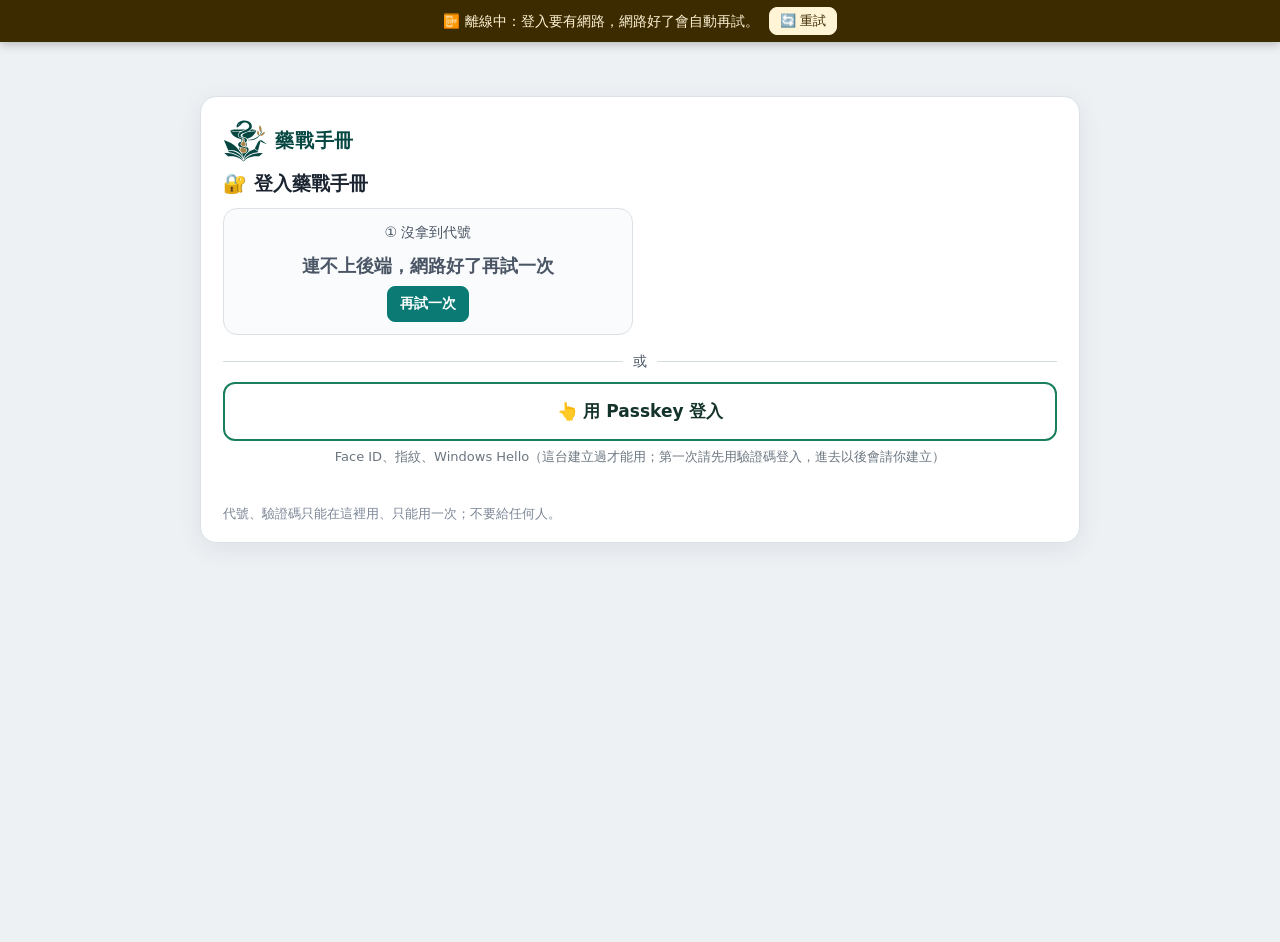
<file: index.html>
<!doctype html>
<html lang="zh-Hant">
<head>
<meta charset="utf-8">
<meta http-equiv="Content-Security-Policy" content="default-src 'none'; script-src 'self'; style-src 'self' 'unsafe-inline'; img-src 'self' data: blob: https:; connect-src 'self' https://script.google.com https://script.googleusercontent.com; font-src data:; media-src blob:; base-uri 'none'; form-action 'none'; object-src 'none'; frame-src https:; worker-src 'self'; manifest-src 'self'">
<meta name="referrer" content="no-referrer">
<meta name="robots" content="noindex,nofollow,noarchive,nosnippet,noimageindex">
<meta name="viewport" content="width=device-width, initial-scale=1, viewport-fit=cover">
<meta name="buyao-hb" content="v12.35（藥戰手冊網頁 12.35・第 74 批）">
<title>藥戰手冊</title>
<link rel="icon" type="image/png" sizes="64x64" href="[data-uri]">
<link rel="apple-touch-icon" href="[data-uri]">
<link rel="stylesheet" href="hb.css?v=d6481f7f15">
<style>.hbl{visibility:hidden;animation:hbl 0s linear 15s forwards}@keyframes hbl{to{visibility:visible}}</style>
</head>
<body>
<div id="app" class="app"><div class="scr bootscr"><div class="scr-in ld"><div class="ld-logo"><svg class="lg" aria-hidden="true" xmlns="http://www.w3.org/2000/svg" viewBox="153 123 1009 1009"><path fill="#064742" fill-rule="evenodd" d="M616.0 1094.2C567.2 1033.0 485.4 991.3 389.6 978.9C358.2 974.8 314.9 975.2 281.3 979.7L269.0 981.4L252.3 964.8C231.6 944.3 213.5 928.6 194.2 914.6C189.1 910.8 185.1 907.3 185.3 906.6C186.1 904.2 219.1 903.3 247.0 905.0C327.9 909.9 413.6 931.9 479.5 964.8C516.7 983.3 543.9 1002.2 572.3 1029.2C588.4 1044.4 596.9 1054.1 609.8 1071.4C623.4 1089.7 622.3 1088.5 624.0 1086.8C624.8 1085.9 628.0 1081.8 631.0 1077.5C669.0 1023.6 712.4 986.8 771.3 958.5C803.8 942.8 834.2 932.1 878.0 920.7C930.3 907.0 1006.5 900.1 1054.8 904.7C1062.5 905.4 1062.7 906.9 1055.6 912.0C1037.5 925.1 1003.3 954.7 987.8 970.9C982.4 976.4 977.4 981.0 976.7 981.0C976.0 981.0 969.2 980.1 961.5 979.0C885.2 968.3 802.8 981.1 733.5 1014.4C693.0 1033.8 660.8 1058.0 634.0 1088.9C628.3 1095.6 623.1 1101.0 622.5 1101.0C621.9 1101.0 618.9 1098.0 616.0 1094.2ZM609.0 1047.8C587.8 1021.0 559.6 993.7 533.3 974.6C479.2 935.2 376.1 895.9 298.0 884.9C290.0 883.8 283.1 882.4 282.5 881.9C281.9 881.3 280.3 876.1 278.9 870.2C276.8 861.8 276.5 859.2 277.5 858.2C282.0 853.3 333.9 851.8 359.0 855.8C433.7 867.9 503.3 902.4 553.0 952.0C583.5 982.4 602.9 1011.7 612.4 1041.9C615.9 1053.1 614.8 1055.1 609.0 1047.8ZM631.6 1049.1C630.5 1047.3 635.2 1028.2 641.6 1008.9C654.8 968.6 683.4 927.3 716.8 900.1C722.0 895.9 728.3 890.8 730.8 888.7C738.0 882.9 753.3 872.9 766.5 865.2C777.5 858.9 788.9 852.8 822.5 835.5C829.1 832.1 842.9 824.9 853.3 819.6L872.0 809.8L874.9 811.7C876.4 812.7 883.7 818.1 891.1 823.7C898.5 829.3 908.5 836.9 913.5 840.6C924.0 848.5 952.7 867.8 962.3 873.5C975.8 881.5 976.0 882.4 963.8 883.4C932.9 886.0 876.3 898.3 840.5 910.1C748.5 940.6 681.5 984.5 639.5 1041.8C633.5 1050.0 632.6 1050.8 631.6 1049.1ZM621.2 1008.8C619.5 994.1 615.5 975.6 611.4 962.6C607.6 950.8 594.8 923.3 588.7 913.7C584.1 906.6 584.0 905.6 588.2 906.3C590.0 906.6 595.3 907.6 600.0 908.4C632.7 914.4 669.2 903.6 689.5 881.9C703.1 867.4 709.8 851.4 708.7 836.3C707.8 823.9 702.0 814.3 689.9 805.2C671.3 791.1 643.2 782.6 587.5 774.0C550.8 768.3 528.5 759.7 514.7 745.7C495.7 726.6 495.3 699.6 513.8 675.7C519.8 667.8 528.7 660.6 541.8 653.1C558.0 643.9 595.0 629.6 597.2 631.8C599.1 633.7 592.7 642.3 578.5 657.0C567.2 668.7 563.8 672.9 560.7 679.0C552.7 695.0 552.3 711.1 559.6 725.1C567.6 740.3 582.5 748.5 619.5 758.1C659.3 768.3 681.9 776.6 696.6 786.3C708.6 794.2 709.5 791.7 698.8 780.4C691.1 772.4 681.0 765.5 668.5 759.9C664.4 758.0 661.0 755.9 661.0 755.2C661.0 753.2 666.2 749.1 668.8 749.0C670.1 749.0 675.0 750.6 679.8 752.6C710.9 765.4 730.9 784.0 738.0 806.6C744.7 828.2 739.5 852.9 724.2 872.2C721.0 876.2 709.5 888.0 698.7 898.4C687.8 908.7 676.3 920.7 673.0 924.9C654.3 948.6 640.2 974.3 630.4 1002.2C627.2 1011.5 624.1 1019.0 623.5 1019.0C622.8 1019.0 621.9 1014.8 621.2 1008.8ZM599.1 983.7C555.5 914.2 497.0 868.5 421.5 845.2C374.5 830.7 316.8 829.0 279.7 841.2C273.8 843.1 272.8 843.2 271.6 841.9C270.8 841.1 267.4 833.1 264.0 824.0C236.5 751.5 208.2 684.8 181.5 629.4C176.1 618.1 172.6 609.7 173.0 609.0C173.9 607.5 176.5 608.3 204.5 618.7C298.2 653.6 364.3 689.1 424.0 736.6C446.1 754.3 478.9 787.6 496.9 810.9C499.3 814.0 503.1 818.8 505.4 821.5C510.1 827.1 538.5 864.6 552.6 884.0C569.7 907.4 586.8 934.8 593.2 949.0C602.4 969.3 609.6 994.0 606.2 994.0C605.8 994.0 602.6 989.4 599.1 983.7ZM937.5 843.7C929.8 838.0 918.3 829.5 912.0 824.9C885.0 805.3 882.0 802.8 882.0 800.4C882.0 799.1 884.3 793.6 887.1 788.3C890.0 782.9 895.7 771.8 900.0 763.5C904.2 755.2 910.2 743.8 913.2 738.0C916.3 732.2 925.4 714.7 933.5 699.0C956.2 655.1 966.1 636.7 968.4 634.2C969.5 632.9 978.6 626.6 988.5 620.3C998.4 613.9 1008.5 607.4 1010.9 605.8C1015.6 602.7 1019.6 602.4 1021.3 605.1C1022.1 606.3 1021.7 609.2 1019.8 615.6C1013.3 638.0 1002.9 674.7 999.6 686.5C997.7 693.6 992.9 711.0 989.1 725.0C981.2 753.5 980.3 757.0 966.7 810.0C961.4 830.6 956.6 848.9 956.2 850.5C954.8 855.6 952.4 854.7 937.5 843.7ZM524.0 826.9C520.7 822.4 518.0 817.7 518.0 816.6C518.0 807.5 527.3 787.3 535.6 778.2L540.7 772.5L546.6 773.8C555.8 775.7 556.1 776.6 550.1 784.0C540.4 796.2 534.6 810.3 533.2 825.9C532.8 831.0 532.0 834.5 531.3 834.7C530.6 835.0 527.4 831.4 524.0 826.9ZM681.8 743.8C679.2 742.7 676.9 741.3 676.7 740.6C676.4 740.0 678.0 736.5 680.2 733.0C690.2 716.5 691.3 696.8 683.2 680.5C678.9 671.9 675.0 666.9 661.5 653.0C646.3 637.4 643.5 632.7 643.6 623.5C643.7 619.1 644.4 616.1 646.3 612.3C652.1 601.1 649.1 587.8 638.5 577.5C627.9 567.1 611.5 560.3 569.0 548.5C550.8 543.5 532.2 535.2 523.4 528.2C504.9 513.6 502.5 483.9 518.0 460.8C534.0 436.8 562.9 417.3 611.9 397.3C652.3 380.8 659.7 377.6 673.0 371.2C712.4 352.3 736.1 332.7 747.7 309.6C760.4 284.4 756.2 258.2 736.2 236.8C727.2 227.3 720.2 222.4 706.4 215.8C668.0 197.8 613.1 201.3 589.2 223.5C585.7 226.7 581.7 231.4 580.3 233.9C565.0 260.4 546.7 277.8 516.5 294.4C503.9 301.3 498.0 303.9 488.8 306.4C483.5 307.9 483.0 308.3 482.0 311.8C480.5 317.5 480.9 324.9 483.1 331.0C486.3 339.9 486.4 340.0 484.7 340.0C483.9 340.0 481.1 337.7 478.6 334.9C473.2 328.9 470.0 320.0 470.0 310.8C470.0 306.3 469.4 303.8 467.8 301.2C466.1 298.4 465.5 295.6 465.2 288.9C464.0 264.5 483.0 226.5 507.7 204.0C527.9 185.6 560.9 168.7 591.3 161.0C638.1 149.3 690.3 154.3 732.7 174.5C784.5 199.3 815.0 241.3 815.0 287.9C815.0 342.2 777.4 384.6 702.5 415.0C695.4 417.9 674.0 425.5 655.0 432.0C604.2 449.3 594.4 453.5 579.8 464.2C570.9 470.7 564.8 477.7 560.8 485.8C554.6 498.4 556.8 513.8 566.4 524.8C574.6 534.1 590.5 541.3 620.0 549.0C653.1 557.7 669.0 563.5 681.1 571.6C706.8 588.6 710.1 617.7 689.0 640.4C685.9 643.7 682.8 647.5 682.1 648.7C679.5 653.7 681.2 658.6 688.1 666.6C698.6 678.8 702.3 688.7 702.4 705.0C702.5 720.4 698.3 733.5 690.5 742.9C687.4 746.5 687.9 746.4 681.8 743.8ZM1122.5 688.9C1113.2 685.1 1097.4 678.6 1087.5 674.6C1041.4 655.8 1024.4 648.6 1022.8 647.1C1021.2 645.6 1021.4 644.4 1026.9 626.6C1030.0 616.1 1033.2 607.4 1033.9 607.2C1034.5 607.0 1037.6 608.7 1040.8 611.1C1049.4 617.5 1084.5 645.6 1092.6 652.4C1096.5 655.8 1105.9 663.7 1113.5 670.0C1145.7 696.8 1145.0 696.1 1141.3 695.9C1140.3 695.9 1131.8 692.8 1122.5 688.9ZM578.4 625.9C578.2 625.4 577.8 620.7 577.7 615.3C577.4 602.8 575.1 597.3 567.1 589.7C559.4 582.4 557.9 581.7 535.8 576.1C500.2 567.0 482.4 560.7 457.0 548.1C401.5 520.5 361.6 481.8 337.0 431.5C328.9 415.1 322.2 396.4 323.7 394.9C324.4 394.2 327.8 394.8 334.4 396.9C354.8 403.4 398.2 409.0 452.0 412.0C470.8 413.0 526.3 415.0 537.8 415.0C542.3 415.0 544.0 415.4 544.0 416.4C544.0 417.1 541.2 419.9 537.8 422.6C507.2 446.4 490.9 476.1 494.9 501.1C497.4 516.8 502.8 526.6 514.3 536.1C524.8 544.9 535.2 549.5 568.7 560.0C580.6 563.7 587.7 568.2 593.2 575.5C598.3 582.2 600.1 587.8 600.7 598.5C601.2 607.2 601.1 607.7 597.8 614.0C594.9 619.8 593.9 620.8 589.0 623.2C582.8 626.2 579.2 627.1 578.4 625.9ZM744.0 610.9C727.2 609.8 726.0 609.3 726.0 604.1C726.0 601.9 726.4 599.9 726.9 599.6C727.3 599.3 735.3 598.8 744.6 598.5C785.1 597.0 811.8 592.7 847.0 581.8C868.8 575.1 880.3 570.5 899.1 560.9C968.6 525.4 1017.8 466.4 1041.3 390.0C1043.8 382.0 1046.1 373.6 1046.5 371.2C1047.2 367.0 1049.2 365.6 1050.4 368.6C1051.4 371.3 1051.0 381.1 1049.5 391.5C1044.3 426.1 1027.7 462.5 1001.4 497.2C991.5 510.3 965.8 536.0 951.5 547.1C893.7 592.3 817.0 615.9 744.0 610.9ZM707.9 575.8C701.0 562.9 683.6 551.8 656.5 543.0C616.7 530.2 604.7 523.6 598.0 511.0C595.6 506.5 596.2 496.2 599.2 489.7C607.2 472.6 631.1 458.1 691.7 433.4C699.0 430.4 711.6 424.9 719.7 421.2L734.5 414.3L753.0 413.6C818.1 411.2 875.2 404.6 899.9 396.8C905.5 395.0 909.6 394.2 910.1 394.7C911.4 396.0 905.2 413.4 898.6 427.3C879.0 468.7 844.9 506.0 802.0 533.2C781.7 546.1 761.7 555.6 737.5 563.9C720.6 569.8 718.5 570.8 714.6 574.9C711.1 578.6 709.5 578.8 707.9 575.8ZM482.5 398.9C413.9 396.8 342.0 390.1 326.2 384.2C320.7 382.1 319.5 379.1 323.2 376.6C332.6 370.4 387.4 365.6 477.0 363.0C529.8 361.5 662.0 361.7 662.0 363.3C662.0 364.7 646.4 371.8 622.9 381.0C614.4 384.3 600.5 390.0 592.0 393.5L576.5 400.0L541.5 399.8C522.2 399.8 495.7 399.3 482.5 398.9ZM768.4 396.9C767.6 395.6 767.3 396.0 778.0 387.9C782.7 384.4 790.5 377.7 795.3 373.1L804.2 364.6L811.3 364.8C846.8 366.0 890.1 370.4 904.9 374.4C919.1 378.3 915.2 383.7 896.0 387.0C892.4 387.6 887.0 388.5 884.0 389.0C869.2 391.6 854.1 393.1 813.0 396.0C781.7 398.3 769.4 398.5 768.4 396.9ZM522.3 250.1C526.1 246.6 528.8 241.2 529.2 236.4C529.5 233.0 529.2 232.5 527.3 232.2C524.7 231.8 516.3 236.0 513.3 239.2C508.5 244.4 505.2 256.2 508.2 257.3C510.0 257.9 518.9 253.4 522.3 250.1Z"/><path fill="#A78448" fill-rule="evenodd" d="M604.1 897.9C590.4 895.2 578.3 889.0 568.1 879.4C541.0 853.9 540.2 813.4 566.3 786.7L573.0 779.7L579.8 780.3C591.1 781.4 629.7 788.6 641.8 791.9C664.9 798.2 679.6 805.4 688.0 814.6C693.7 820.8 695.0 824.4 695.0 834.3C695.0 864.8 672.4 890.5 639.4 897.5C631.9 899.1 611.4 899.3 604.1 897.9ZM633.0 752.4C630.0 751.6 624.6 750.6 621.0 750.0C589.5 744.9 572.0 731.2 568.8 709.2C567.7 701.9 567.8 700.5 569.9 692.9C573.0 681.2 575.4 677.6 591.0 661.5C608.9 642.9 611.7 637.3 614.0 614.4C615.6 598.4 612.6 585.0 605.0 574.8C603.4 572.5 602.0 570.2 602.0 569.8C602.0 566.6 616.9 573.5 624.5 580.2C627.1 582.5 630.2 586.7 632.1 590.5C635.6 597.7 635.7 600.8 632.5 615.0C628.9 631.3 633.3 642.6 649.6 658.7C667.5 676.5 672.1 683.7 674.1 697.5C676.7 715.0 667.9 733.3 652.2 743.0C649.6 744.6 645.8 747.7 643.8 750.0C641.8 752.2 639.8 754.0 639.3 753.9C638.9 753.8 636.0 753.2 633.0 752.4ZM1002.6 511.2C1002.3 510.8 1003.9 508.4 1006.0 505.9C1008.1 503.4 1014.1 495.3 1019.4 487.9C1036.1 464.5 1037.3 462.8 1045.5 454.6C1062.4 437.4 1085.7 426.1 1109.1 423.4C1116.6 422.6 1116.9 423.4 1113.5 433.6C1102.0 467.5 1082.6 489.4 1053.6 501.2C1036.4 508.3 1004.6 514.5 1002.6 511.2ZM961.3 508.2C959.7 507.0 950.2 489.9 946.4 481.2C939.6 465.4 937.7 455.6 937.6 437.5C937.6 421.1 938.6 413.5 943.1 396.8C946.3 385.0 946.6 385.0 957.3 396.1C972.0 411.3 978.5 424.4 981.2 444.0C983.4 460.6 979.2 480.1 969.4 499.1C965.0 507.6 963.3 509.5 961.3 508.2ZM1014.8 420.2C999.8 399.1 990.2 379.0 984.8 357.0C982.8 348.7 982.5 345.1 982.5 328.0C982.6 310.2 982.8 307.5 985.3 297.5C989.7 279.8 994.3 265.8 995.8 265.2C998.8 264.1 1012.5 282.3 1021.5 299.2C1036.6 327.6 1039.4 359.7 1029.9 397.5C1027.6 406.8 1022.4 421.9 1020.8 423.7C1019.1 425.7 1018.4 425.3 1014.8 420.2Z"/></svg></div><div class="ld-name">藥戰手冊</div><div class="bk" aria-hidden="true"><i class="bk-c"></i><i class="bk-l"></i><i class="bk-r"></i><i class="bk-p"></i><i class="bk-p"></i><i class="bk-p"></i></div><div class="ldbar" id="ldBar" role="progressbar" aria-label="載入進度" aria-valuemin="0" aria-valuemax="100"><i id="ldFill" class="pre"></i></div><p class="muted ldtx" id="bootMsg" role="status" aria-live="polite">載入網頁…</p><p class="muted hbl">還在載入…等太久的話：重新整理這一頁（LINE 裡是下面那排的 ↻）；還是不行，改用 Safari 或 Chrome 打開。</p><noscript><p>要開啟 JavaScript 才能看。</p></noscript></div></div></div>
<script src="cfg.js" defer></script>
<script src="hb3d.js?v=d6481f7f15" defer></script>
<script src="hb.js?v=d6481f7f15" defer></script>
</body>
</html>
</file>
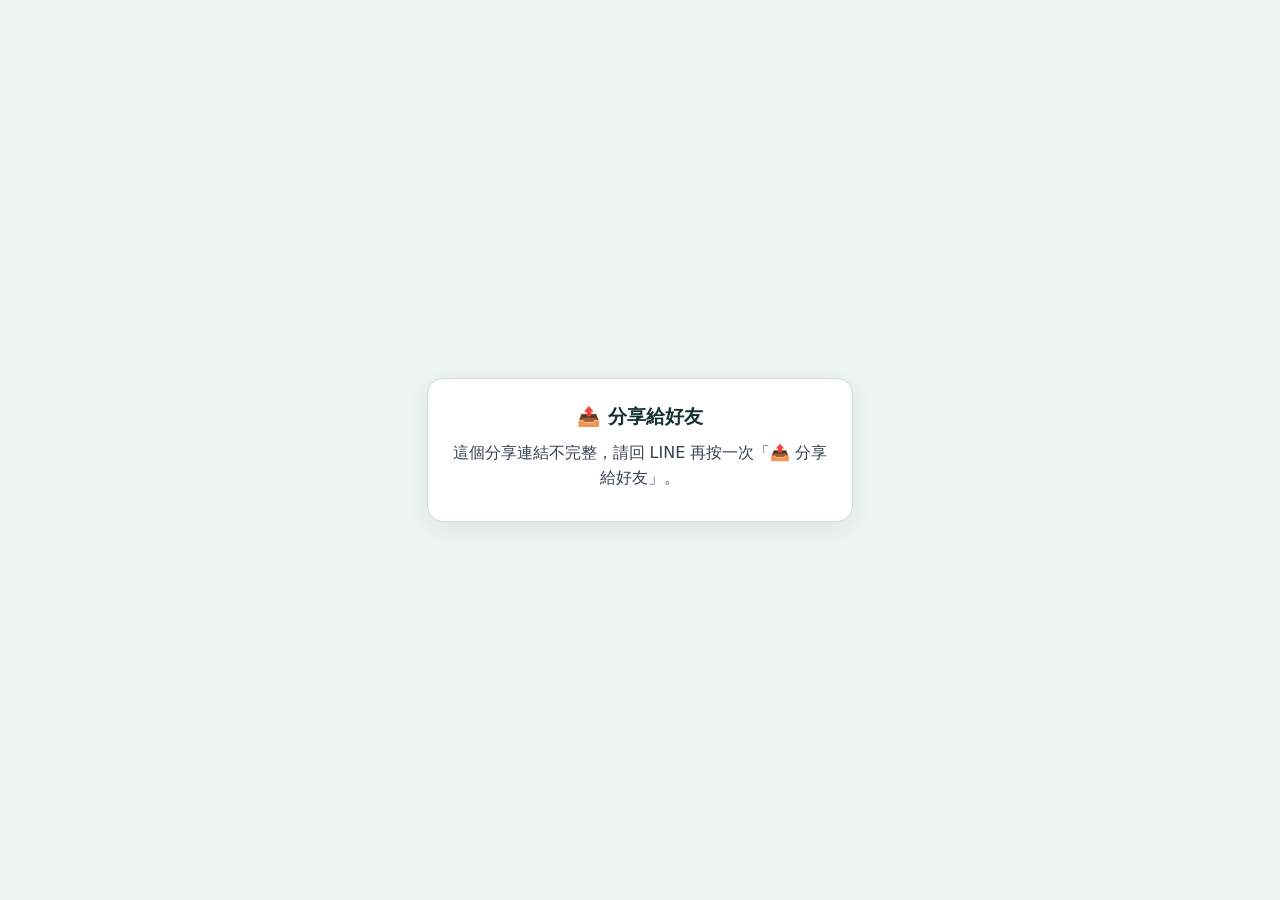
<file: share.html>
<!doctype html>
<html lang="zh-Hant">
<head>
<meta charset="utf-8">
<meta http-equiv="Content-Security-Policy" content="default-src 'none'; script-src 'self' https://static.line-scdn.net; style-src 'self' 'unsafe-inline'; img-src 'self' data: https:; connect-src https:; frame-src https:; base-uri 'none'; form-action 'none'; object-src 'none'">
<meta name="referrer" content="no-referrer">
<meta name="robots" content="noindex,nofollow,noarchive,nosnippet,noimageindex">
<meta name="viewport" content="width=device-width, initial-scale=1, viewport-fit=cover">
<title>分享給好友</title>
<style>
body{margin:0;min-height:100vh;display:flex;align-items:center;justify-content:center;background:#EEF4F1;color:#13312F;font:16px/1.6 system-ui,-apple-system,"Noto Sans TC","PingFang TC","Microsoft JhengHei",sans-serif;padding:20px;box-sizing:border-box}
.c{background:#fff;border:1px solid #D3DCD9;border-radius:16px;padding:22px;max-width:380px;width:100%;text-align:center;box-shadow:0 6px 24px rgba(20,40,60,.08)}
h1{font-size:19px;margin:0 0 8px}
p{margin:8px 0;color:#334155}
button{font:inherit;border:0;border-radius:10px;padding:10px 18px;background:#0E7C66;color:#fff;cursor:pointer;margin-top:8px}
button[hidden]{display:none}
</style>
</head>
<body>
<div class="c"><h1>📤 分享給好友</h1><p id="m" role="status" aria-live="polite">準備中…</p><button id="again" type="button" hidden>再選一次</button></div>
<script src="https://static.line-scdn.net/liff/edge/2/sdk.js"></script>
<script src="share.js"></script>
</body>
</html>
</file>
<file: hb.css>
:root{
  color-scheme: light;
  --bg:#EEF1F4; --panel:#fff; --ink:#1B2430; --ink2:#4A5565; --ink3:#7B8696; --line:#DCE1E8;
  --accent:#0B7A75; --accent2:#E3F4F2; --blue:#1F6FD0; --warn:#8A5A00; --warnbg:#FFF4D6; --bad:#B3261E; --ok:#1B7F3B;
  --mono: ui-monospace, SFMono-Regular, Menlo, Consolas, "Noto Sans Mono CJK TC", monospace;
}
*{box-sizing:border-box}
html,body{margin:0;background:var(--bg);color:var(--ink);font:14px/1.55 "Noto Sans TC","PingFang TC","Microsoft JhengHei",system-ui,-apple-system,"Noto Sans CJK TC",sans-serif}
button{font:inherit;color:inherit;cursor:pointer}
.wrap{max-width:1800px;margin:0 auto;padding:18px 16px 60px}
h1{font-size:20px;margin:0 0 4px}
.sub{color:var(--ink2);margin:0 0 12px}
.banner{background:#FFF8E1;border:1px solid #F0DDA0;border-radius:10px;padding:10px 14px;color:#6B4E00;margin:10px 0 14px;font-size:13.5px}
.banner b{color:#4D3800}
.tabs{display:flex;gap:6px;flex-wrap:wrap;margin:6px 0 14px;position:sticky;top:0;background:var(--bg);padding:8px 0;z-index:20}
.tab{border:1px solid var(--line);background:#fff;border-radius:999px;padding:7px 14px;font-size:14px}
.tab[aria-selected=true]{background:var(--accent);border-color:var(--accent);color:#fff;font-weight:600}
.pane{display:none}.pane.on{display:block}
.card{background:var(--panel);border:1px solid var(--line);border-radius:14px;padding:14px 16px}
.card h2{font-size:16px;margin:0 0 6px}
.card h3{font-size:14px;margin:0 0 4px}
.muted{color:var(--ink3)}
.tag{display:inline-block;border-radius:6px;padding:1px 7px;font-size:12px;font-weight:600;background:var(--accent2);color:var(--accent)}
.tag.warn{background:var(--warnbg);color:var(--warn)}
.tag.gray{background:#EEF0F3;color:#4A5565}
.mk{display:inline-flex;align-items:center;justify-content:center;width:20px;height:20px;border-radius:50%;background:#D93025;color:#fff;font-size:12px;font-weight:700;vertical-align:middle;margin:0 3px}
.row{display:flex;gap:16px;flex-wrap:wrap;align-items:flex-start}
.btn{border:1px solid var(--line);background:#fff;border-radius:8px;padding:6px 12px}
.btn.pri{background:var(--accent);border-color:var(--accent);color:#fff;font-weight:600}
.btn.bad{color:var(--bad);border-color:#E8B9B5}
.btn.sm{padding:3px 9px;font-size:12.5px}
.btn:disabled{opacity:.45;cursor:default}

.fx-bubble{position:relative;flex:none;font-family:inherit;color:#111}
.fx-car{display:flex;gap:8px;align-items:stretch;overflow-x:auto;padding:2px 2px 8px;max-width:100%;scrollbar-width:thin}
.fx-box{min-width:0;position:relative}
.fx-text{min-width:0;overflow-wrap:anywhere}
.fx-tap{cursor:pointer}
.fx-tap:hover{filter:brightness(.97)}
.fx-btn{display:flex;align-items:center;justify-content:center;text-align:center;border-radius:8px;font-weight:700;padding:0 10px;user-select:none}
.fx-img{display:block;max-width:100%}
.fx-sep{height:1px;background:#E0E0E0}

.web{background:#fff;border:1px solid var(--line);border-radius:14px;overflow:hidden;position:relative}
.wbar{display:flex;align-items:center;gap:10px;padding:10px 16px;border-bottom:1px solid var(--line);background:#fff}
.wbar .ttl{font-weight:800;color:var(--accent);font-size:16px}
.wbar .sp{flex:1}
.wbar .who{font-size:12.5px;color:var(--ink2)}
.wbar .idle{font-size:12px;border-radius:999px;background:#F1F3F5;padding:2px 9px;color:#4A5565;font-variant-numeric:tabular-nums}
.wbody{display:flex;min-height:520px}
.side{width:260px;flex:none;border-right:1px solid var(--line);background:#FAFBFC;padding:10px;overflow:auto;max-height:760px}
.side h4{margin:6px 8px;font-size:12px;color:var(--ink3);letter-spacing:.04em}
.chI{display:flex;gap:9px;align-items:center;padding:7px 8px;border-radius:9px;cursor:pointer;border:1px solid transparent}
.chI:hover{background:#EFF2F5}
.chI.on{background:var(--accent2);border-color:#BFE3DF}
.chI .th{width:38px;height:38px;border-radius:8px;flex:none;object-fit:cover;background:#ddd}
.chI .t1{font-size:12px;color:var(--accent);font-weight:700;line-height:1.2}
.chI .t2{font-size:13.5px;line-height:1.25;font-weight:600}
.main{flex:1;min-width:0;padding:18px 22px;position:relative}
.wm{position:absolute;inset:0;pointer-events:none;z-index:6;opacity:.09;background-repeat:repeat}
.grid10{display:grid;grid-template-columns:repeat(auto-fill,minmax(190px,1fr));gap:12px}
.gch{border:1px solid var(--line);border-radius:12px;overflow:hidden;background:#fff;cursor:pointer;display:flex;flex-direction:column}
.gch:hover{box-shadow:0 4px 14px rgba(20,40,60,.12)}
.gch img{width:100%;aspect-ratio:20/13;object-fit:cover;display:block}
.gch .gb{padding:9px 11px}
.gch .n{font-size:12px;color:var(--accent);font-weight:700}
.gch .nm{font-weight:700;font-size:14.5px;line-height:1.3}
.gch .it{font-size:12px;color:var(--ink3);margin-top:3px}
.art{max-width:var(--aw,760px)}
.art h2{font-size:20px;margin:2px 0 2px}
.art .crumb{font-size:12.5px;color:var(--accent);font-weight:700}
.art .txt{margin:5px 0}
.art .li{display:flex;gap:8px;margin:5px 0}
.art .li .mkr{flex:none;min-width:1.6em;color:var(--ink2)}
.art table{border-collapse:collapse;margin:10px 0;font-size:13.5px;max-width:100%}
.art th,.art td{border:1px solid #CBD2DA;padding:5px 9px;text-align:center}
.art th{background:#F0F3F6}
.art figure{margin:12px 0;max-width:min(100%,560px)}
.art figure img{width:100%;border:1px solid var(--line);border-radius:6px;display:block;cursor:zoom-in}
.art figcaption{font-size:12.5px;color:var(--ink3);margin-top:3px}
.note{background:#FFF8E1;border:1px solid #F0DDA0;border-radius:8px;padding:8px 12px;margin:12px 0;color:#5B4300}
.note b.nl{display:block;font-size:12px;letter-spacing:.06em;color:#8A6D00;margin-bottom:2px}
.foot{font-size:12px;color:#9AA3AF;text-align:center;margin-top:18px}

.edit{display:grid;grid-template-columns:230px minmax(360px,1fr) 400px;gap:0;min-height:640px}
.edit>div{padding:12px;min-width:0}
.edit .c1{border-right:1px solid var(--line);background:#FAFBFC}
.edit .c3{border-left:1px solid var(--line);background:#F6F8FA}
.lbl{font-size:12px;color:var(--ink3);margin:10px 0 3px;font-weight:600}
.in,.ta{width:100%;border:1px solid #C7CED7;border-radius:8px;padding:7px 10px;font:inherit;background:#fff}
.ta{min-height:76px;resize:vertical}
.blk{border:1px solid var(--line);border-radius:10px;background:#fff;margin:8px 0;overflow:hidden}
.blk .bh{display:flex;align-items:center;gap:6px;padding:4px 8px;background:#F3F5F8;font-size:12px;color:var(--ink2);font-weight:600}
.blk .bh .sp{flex:1}
.blk .bb2{padding:8px}
.blk .bb2 .ta{min-height:60px}
.drop{border:2px dashed #AAB4C0;border-radius:10px;padding:12px;text-align:center;color:var(--ink3);background:#fff;font-size:13px}
.drop.hot{border-color:var(--accent);background:var(--accent2)}
.drop img{max-width:100%;max-height:140px;border-radius:6px;display:block;margin:6px auto 0}
.gridT{border-collapse:collapse;width:100%;font-size:12.5px}
.gridT td{border:1px solid #CBD2DA;padding:0}
.gridT input{width:100%;border:0;padding:4px 6px;font:inherit;background:transparent;min-width:44px}
.gridT tr:first-child td{background:#F0F3F6;font-weight:700}
.seg{display:inline-flex;border:1px solid #C7CED7;border-radius:8px;overflow:hidden}
.seg button{border:0;background:#fff;padding:4px 9px;font-size:12.5px;border-right:1px solid #E1E5EA}
.seg button:last-child{border-right:0}
.seg button.on{background:var(--accent);color:#fff;font-weight:700}
.meter{height:10px;border-radius:999px;background:#E3E7EC;overflow:hidden}
.meter i{display:block;height:100%;background:var(--accent);border-radius:999px}
.meter.over i{background:#D93025}
.meter.warn i{background:#E8A200}
.pvwrap{background:#7F9BC3;border-radius:12px;padding:10px;display:flex;justify-content:center;overflow:auto;max-height:560px}
.pvweb{background:#fff;border:1px solid var(--line);border-radius:10px;padding:10px 12px;overflow:auto;max-height:560px;margin:0 auto}

.tbl{border-collapse:collapse;width:100%;font-size:13px}
.tbl th,.tbl td{border-bottom:1px solid #E5E9EE;padding:7px 8px;text-align:left;vertical-align:middle}
.tbl th{font-size:12px;color:var(--ink3);font-weight:600;background:#FAFBFC}
.st{border-radius:999px;padding:1px 8px;font-size:12px;font-weight:600}
.st.ok{background:#E2F5E8;color:var(--ok)}.st.wait{background:#FFF1CC;color:#7A5200}.st.no{background:#FBE4E2;color:var(--bad)}.st.gray{background:#EEF0F3;color:#4A5565}
.sw2{display:inline-flex;align-items:center;gap:8px}
.tog{width:38px;height:22px;border-radius:999px;background:#C5CCD5;position:relative;border:0;padding:0}
.tog::after{content:"";position:absolute;top:2px;left:2px;width:18px;height:18px;border-radius:50%;background:#fff;transition:left .15s}
.tog.on{background:var(--accent)}.tog.on::after{left:18px}
.steps{display:flex;gap:10px;flex-wrap:wrap}
.stp{flex:1 1 230px;border:1px solid var(--line);border-radius:12px;padding:12px;background:#fff}
.stp.on{border-color:var(--accent);box-shadow:0 0 0 2px #BFE3DF}
.stp .no{display:inline-flex;width:22px;height:22px;border-radius:50%;background:var(--accent);color:#fff;align-items:center;justify-content:center;font-size:12px;font-weight:700;margin-right:6px}
.codebox{font-family:var(--mono);font-size:22px;letter-spacing:.14em;background:#F3F5F8;border-radius:8px;padding:8px 12px;text-align:center;font-weight:700}
.ovl{position:absolute;inset:0;background:rgba(15,23,32,.55);display:flex;align-items:center;justify-content:center;z-index:30}
.ovl .dlg{background:#fff;border-radius:12px;padding:18px 20px;max-width:360px;text-align:center}
.lightbox{position:fixed;inset:0;background:rgba(0,0,0,.78);display:flex;align-items:center;justify-content:center;z-index:60}
.lightbox img{max-width:92vw;max-height:90vh;border-radius:6px;background:#fff}
.ask{counter-reset:ask}
.ask li{margin:8px 0}
@media (max-width:1100px){.edit{grid-template-columns:1fr}.edit .c1,.edit .c3{border:0;border-top:1px solid var(--line)}}
@media (max-width:760px){.wbody{flex-direction:column}.side{width:auto;border-right:0;border-bottom:1px solid var(--line);max-height:none}}

.chT{padding:5px 8px 5px 30px;font-size:13px;border-radius:8px;cursor:pointer;color:var(--ink2);line-height:1.3}
.chT:hover{background:#EFF2F5}
.chT.on{background:var(--accent2);color:var(--accent);font-weight:700}
.hint{font-size:12.5px;color:var(--ink3);margin:4px 0}
.no6{color:var(--accent);font-weight:800;margin-right:2px;font-size:13px}
.addrow{display:flex;gap:6px;margin:6px 0 4px}
.wrow{display:flex;gap:6px;align-items:center;flex-wrap:wrap;margin:6px 0}
.wn{width:56px;border:1px solid #C7CED7;border-radius:6px;padding:3px 5px;font:inherit}
.tb{display:flex;gap:6px;align-items:center;flex-wrap:wrap;margin:6px 0}
.rrow{display:flex;gap:8px;align-items:center;flex-wrap:wrap}
.mrow{display:grid;grid-template-columns:84px 1fr 112px;gap:8px;align-items:center;font-size:12.5px;margin:4px 0}
.mrow .num{font-variant-numeric:tabular-nums;color:var(--ink2);text-align:right}
.drop .fn{font-size:12px;color:var(--ink3);margin-top:4px;word-break:break-all}
.drop:focus{outline:none;border-color:var(--accent);background:var(--accent2)}
.pvstack{display:flex;flex-direction:column;gap:8px;align-items:flex-start}
.pvwebwrap{display:flex;justify-content:center;overflow:auto;max-height:560px;background:#F6F8FA;border-radius:10px;padding:8px}
.trow{display:flex;justify-content:space-between;align-items:center;border:1px solid var(--line);border-radius:10px;padding:10px 12px;cursor:pointer;background:#fff}
.trow:hover{box-shadow:0 2px 8px rgba(20,40,60,.1)}
.toast{position:fixed;left:50%;bottom:22px;transform:translateX(-50%);background:rgba(15,23,32,.94);color:#fff;border-radius:10px;padding:8px 14px;font-size:13px;opacity:0;pointer-events:none;transition:opacity .2s;z-index:80;max-width:min(92vw,520px)}
.toast.on{opacity:1}
.srow{display:flex;gap:12px;align-items:center;padding:9px 0;border-bottom:1px solid #EEF0F3}
.srow:last-child{border-bottom:0}
.edit.web{overflow:visible}
.edit .c1,.edit .c3{position:sticky;top:58px;align-self:start;max-height:calc(100vh - 66px);overflow:auto}
.ends{display:flex;justify-content:space-between;font-size:11.5px;color:var(--ink3);margin:0 2px 2px}
.pvwrap{max-height:min(520px,calc(100vh - 360px))}
#pane-sec,#pane-ask{max-width:1100px}
.bigov{position:fixed;inset:0;background:rgba(15,23,32,.62);z-index:70;display:flex;flex-direction:column;padding:16px}
.bigbar{display:flex;gap:10px;align-items:center;background:#fff;border-radius:10px 10px 0 0;padding:8px 12px}
.bigbody{flex:1;min-height:0;overflow:auto;background:#EEF1F4;border-radius:0 0 10px 10px;padding:12px}

mark{background:#FFE58F;color:inherit;border-radius:3px;padding:0 1px}
.pgs{font-size:12px;color:#8A6D00}
.pgline{margin-top:6px;font-size:13px}
.pgline.gap{margin-top:1.4em}
.pgline.solo{margin:12px 0}
.pgtag{display:inline-flex;align-items:center;flex-wrap:wrap;background:#DDF1EE;border:1px solid #8CCBC5;border-radius:8px;padding:5px 11px;color:#0B5F5B;font-size:13px}
.pgtag b{color:#064B47;margin-left:.1em}

.tscroll{overflow-x:auto;margin:10px 0}
.art .tscroll table{margin:0}
.tsh{font-size:12px;color:var(--ink3);margin:-4px 0 8px}

.lad{margin:8px 0}
.lr{display:flex;gap:6px;margin:5px 0;align-items:flex-start;white-space:pre-wrap}
.lr .lm{flex:none;color:var(--ink2)}
.lr.strong .lm{color:var(--accent);font-weight:700}
.lr .lt{flex:1;min-width:0}
.lad figure.lim{margin:6px 0 8px}
.lad figure.lim img{display:block;max-width:min(100%,520px);width:auto;height:auto;border-radius:8px;border:1px solid #E3E7EC;background:#fff;cursor:zoom-in}
.lad figure.lim figcaption{font-size:12px;color:var(--ink3);margin-top:3px}

.kwrow{display:flex;gap:6px;flex-wrap:wrap;align-items:center;margin:6px 0 8px}
.kwchip{border:1px solid #BFE3DF;background:var(--accent2);color:var(--accent);border-radius:999px;padding:1px 10px;font-size:12.5px}
.kwp{border:1px solid var(--line);border-radius:12px;padding:12px 14px;background:#fff;margin:8px 0;max-width:640px;box-shadow:0 1px 4px rgba(20,40,60,.06)}
.kwh{display:flex;gap:4px;align-items:baseline;font-size:16px;border-bottom:1px solid #E3E7EC;padding-bottom:8px;margin-bottom:4px;flex-wrap:wrap}
.kwpt{display:flex;gap:8px;padding:8px 0;border-top:1px solid #EEF0F3}
.kwh+.kwpt{border-top:0}
.kwn{color:var(--accent);font-weight:700;flex:none}
.src{display:block;font-size:12.5px;color:var(--accent);text-decoration:underline;margin-top:3px;cursor:pointer;line-height:1.4}
.src.ext{color:var(--blue)}
.sect{font-weight:700;margin:14px 0 6px;color:var(--ink2)}
.hit{border:1px solid var(--line);border-radius:10px;padding:9px 12px;background:#fff;margin:6px 0;cursor:pointer;max-width:640px}
.hit:hover{box-shadow:0 2px 8px rgba(20,40,60,.1)}
.wsearch{display:flex;gap:6px;align-items:center;flex-wrap:wrap}
.kwgrid{display:grid;grid-template-columns:repeat(auto-fill,minmax(200px,1fr));gap:10px;max-width:760px}
.kwcard{border:1px solid var(--line);border-radius:10px;padding:10px 12px;background:#fff;cursor:pointer}
.kwcard:hover{box-shadow:0 2px 8px rgba(20,40,60,.1)}
.trow .pgs{background:#FFF4D6;border-radius:6px;padding:0 6px}

.edwrap{background:#fff;border:1px solid var(--line);border-radius:14px}
.edtbw{position:sticky;top:var(--tabsH,58px);z-index:15;background:#fff;border-bottom:1px solid var(--line);border-radius:14px 14px 0 0;box-shadow:0 2px 6px rgba(20,40,60,.06)}
.edtb{padding:7px 12px;display:flex;gap:8px;flex-wrap:wrap;align-items:center}
.edfmt{border-top:1px solid var(--line);background:#FAFBFC;padding:5px 12px 6px}
.edtb .sp{flex:1}
.edtb .dirty{font-size:12.5px;color:#B26A00}
.vsep{width:1px;height:22px;background:var(--line)}
.tblabel{font-size:12.5px;color:var(--ink3);font-weight:600;white-space:nowrap}
.addb{display:inline-flex;align-items:center}
.newb{background:#D93025;color:#fff;border-radius:999px;font-size:10.5px;padding:0 6px;margin-left:4px;font-weight:700;line-height:16px;display:inline-block}
.btn.on{background:var(--accent2);border-color:#BFE3DF;color:var(--accent)}
.edgrid{display:grid;grid-template-columns:250px minmax(420px,760px);min-height:620px}
.edgrid>div{padding:12px;min-width:0}
.edgrid .c1{border-right:1px solid var(--line);background:#FAFBFC;border-radius:0 0 0 14px}
.blk.act{border-color:var(--accent);box-shadow:0 0 0 2px #BFE3DF}
.chT.kwi{padding-left:10px}
.pgbox{background:#FFFCF0;border:1px solid #F0DDA0;border-radius:10px;padding:2px 12px 8px;margin-top:8px}

.ladtop{display:flex;gap:8px;align-items:center;flex-wrap:wrap;margin-bottom:6px}
.blk.brk{margin-top:20px;border-top:3px dashed var(--accent)}
.blk .bh .brkb.on{background:var(--accent);border-color:var(--accent);color:#fff}
.ladni{margin:-2px 0 8px}
.ladni.on{color:var(--accent);font-weight:600}
.ladE.plain .lrow:not(.limg) .lmk{min-width:.4em}
.ladpaste{border:1px dashed #C7CED7;border-radius:8px;padding:6px 10px;margin:6px 0;background:#FAFBFC}
.ladpaste summary{cursor:pointer;font-weight:600;color:var(--ink2)}
.lrows{margin:6px 0}
.lrow{display:flex;gap:6px;align-items:flex-start;margin:4px 0;flex-wrap:wrap}
.lind{flex:none;display:block}
.lmk{flex:none;min-width:3.8em;text-align:right;padding-top:5px;font-size:13px;color:var(--ink2);font-weight:600;white-space:nowrap}
.lrow.lv1 .lmk{color:var(--accent);font-weight:800}
.lmk.empty{color:#B0B7C3;font-weight:400}
.lta{flex:1 1 200px;min-width:0;border:1px solid #C7CED7;border-radius:8px;padding:4px 8px;font:inherit;resize:none;overflow:hidden;min-height:30px;background:#fff;line-height:1.45}
.lta:focus{outline:2px solid #BFE3DF;border-color:var(--accent)}
.lbt{display:flex;gap:2px;flex:none;padding-top:2px}
.ib{border:1px solid var(--line);background:#fff;border-radius:6px;min-width:26px;height:26px;padding:0 4px;font-size:12.5px;line-height:1;color:var(--ink2)}
.ib:hover:not(:disabled){background:#EFF2F5}
.ib:disabled{opacity:.3;cursor:default}
.ib.bad{color:var(--bad)}
.lrow.limg .lmk{padding-top:8px;text-align:center;min-width:3.8em;font-size:16px;font-weight:400}
.limgb{flex:1 1 220px;min-width:0;max-width:430px}
.limgb .drop{padding:8px;min-height:56px}
.limgb .drop img{max-height:130px;object-fit:contain}
.limgb .in{margin-top:5px}
.lrow.limg .drop.hot{box-shadow:0 0 0 3px #BFE3DF}

.twarn{margin:6px 0}
.tw{font-size:12.5px;border-radius:8px;padding:5px 9px;margin:4px 0}
.tw.bad{background:#FDECEA;color:#8C1D18;border:1px solid #F3B8B3}
.tw.warn{background:#FFF4D6;color:#6B4E00;border:1px solid #F0DDA0}
.tw.ok{background:#E8F5EC;color:#1B6B34}
.tw.note{background:#F1F4F8;color:#4A5565}
.wseg button{font-size:12.5px}

.kpt{display:flex;gap:8px;border:1px solid var(--line);border-radius:10px;padding:8px;margin:6px 0;background:#fff}
.kpr{display:flex;gap:6px;align-items:center;margin-top:5px}
.kpr .muted{flex:none;width:64px;font-size:12px}
.kbt{display:flex;flex-direction:column;gap:4px;flex:none}
.sug{display:flex;gap:8px;align-items:center;border:1px solid var(--line);border-radius:10px;padding:6px 8px;margin:4px 0;background:#FAFBFC}
.srcl{font-size:13px;padding:3px 0;color:var(--accent)}

.pvwin{position:fixed;z-index:40;display:none;flex-direction:column;background:#F6F8FA;border:1px solid #B8C2CE;border-radius:12px;box-shadow:0 12px 36px rgba(15,23,32,.30);resize:both;overflow:hidden;min-width:300px;min-height:260px;max-width:calc(100vw - 8px);max-height:calc(100vh - 8px)}
.pvwin.max{resize:none}
.pvh{display:flex;gap:8px;align-items:center;padding:8px 10px;background:#fff;border-bottom:1px solid var(--line);cursor:move;user-select:none;touch-action:none;flex:none;flex-wrap:nowrap}
.pvh .sp{flex:1}
.pvsub{font-size:12px;min-width:0;overflow:hidden;text-overflow:ellipsis;white-space:nowrap;flex:0 1 auto}
.pvh>*:not(.pvsub):not(.sp){flex:none;white-space:nowrap}
.pvh .seg button{white-space:nowrap}
.pvc{flex:1;min-height:0;overflow:auto;padding:10px}
.pvwin .pvwrap,.pvwin .pvweb{max-height:none}
@media (max-width:1000px){.edgrid{grid-template-columns:1fr}.edgrid .c1{border-right:0;border-bottom:1px solid var(--line);border-radius:0}}
@media (max-width:900px){.pvwin{left:0!important;right:0!important;top:auto!important;bottom:0!important;width:auto!important;height:55vh!important;border-radius:14px 14px 0 0;resize:none;max-width:none}}

.rmrow{display:flex;gap:8px;align-items:center;flex-wrap:wrap;margin:0 0 10px;font-size:13.5px}
.rmrow label{display:inline-flex;gap:6px;align-items:center;background:#fff;border:1px solid var(--line);border-radius:8px;padding:5px 10px}
figure.anim,figure.stepsfig{margin:10px 0;max-width:100%}
.animbox{position:relative;background:#F1F4F6;border:1px solid var(--line);border-radius:10px;overflow:hidden;max-width:520px}
.animbox img{display:block;width:100%;height:100%;object-fit:contain;cursor:zoom-in}
.animbox.stepbox{min-height:60px}
.animtag{position:absolute;left:8px;top:8px;background:rgba(0,0,0,.58);color:#fff;font-size:11px;padding:2px 9px;border-radius:999px;pointer-events:none}
.animbar{display:flex;gap:8px;align-items:center;flex-wrap:wrap;margin-top:6px}
.animnote{font-size:12.5px}
.stepcap{margin-top:6px;max-width:520px}
.stepdots{display:flex;gap:5px;margin-left:4px}
.stepdots i{display:block;width:8px;height:8px;border-radius:50%;background:#C7CED7}
.stepdots i.on{background:var(--accent)}
figure.anim figcaption{font-size:13px;color:var(--ink2);margin-top:4px}

.animE .wrow{margin-bottom:8px}
.animE .tw{margin:6px 0}
.steplist{display:flex;flex-direction:column;gap:10px;margin:8px 0}
.steprow{display:grid;grid-template-columns:64px minmax(0,1fr) 34px;gap:8px;align-items:start;border:1px solid var(--line);border-radius:10px;padding:8px;background:#FAFBFC}
.steprow .stepno{font-weight:700;color:var(--accent);font-size:13px;padding-top:6px}
.steprow .drop{min-height:70px;padding:8px}
.steprow .drop img{max-height:120px;object-fit:contain}
.steprow .stepmain{display:flex;flex-direction:column;gap:6px;min-width:0}
.steprow .kbt{display:flex;flex-direction:column;gap:4px}
.stepopt{display:flex;gap:12px;align-items:center;flex-wrap:wrap;margin:6px 0}

.rt-b{font-weight:700}
.rt-i{font-style:italic}
.rt-u{text-decoration:underline}
.rt-s{text-decoration:line-through}
.rt-u.rt-s{text-decoration:underline line-through}
.rt-zsm{font-size:.86em}
.rt-zlg{font-size:1.25em}
.rt-zxl{font-size:1.7em}
.art .rt-h{font-weight:700;line-height:1.35;margin:18px 0 6px}
.art .rt-h1,.art .rt-h2{margin-top:24px}
.art .rt-h:first-child{margin-top:4px}
.art>*+*{margin-top:14px}
.art>*+.txtb>.rt-h1:first-child,.art>*+.txtb>.rt-h2:first-child{margin-top:24px}
.art .rt-hr{border:0;border-top:1px solid #D5DAE1;margin:12px 0}
.art .rt-box{display:flex;gap:9px;align-items:flex-start;border:1px solid;border-radius:8px;padding:9px 11px;margin:8px 0}
.art .rt-box .rt-ic{flex:none;line-height:1.5}
.art .rt-box .rt-bb{flex:1;min-width:0}
.art .rt-bl{margin:2px 0}
.art .rt-box.rows{display:block;position:relative;padding:0 11px 0 36px}
.art .rt-box.rows .rt-ic{position:absolute;left:11px;top:8px}
.art .rt-box.rows .rt-bl{position:relative;margin:0;padding:8px 0}
.art .rt-box.rows .rt-bl+.rt-bl::before{content:"";position:absolute;left:-36px;right:-11px;top:0;border-top:1px solid var(--bd)}
.art .rt-box.rows.noic{padding-left:11px}
.art .rt-box.rows.noic .rt-bl+.rt-bl::before{left:-11px}
.art .rt-quote{border-left:3px solid #B8C2CC;padding:1px 0 1px 11px;margin:8px 0;color:#4A5565}
.art .rt-go{display:flex;gap:8px;align-items:baseline;background:#F1F7F6;border-radius:8px;padding:8px 11px;margin:8px 0;color:var(--accent);text-decoration:none;cursor:pointer}
.art .rt-go b{flex:1;min-width:0}
.art .rt-go:hover{background:#E3F0EE}
.backl{margin-top:16px;padding-top:10px;border-top:1px dashed #C9D3DD}
.pcard .backl{margin-top:0;padding-top:0;border-top:0}
.backl .bl-h{font-size:13px;font-weight:700;color:var(--ink2);margin-bottom:2px}
.backl .rt-go{display:flex;gap:8px;align-items:baseline;background:#F1F7F6;border-radius:8px;padding:8px 11px;margin:6px 0;color:var(--accent);text-decoration:none;cursor:pointer}
.backl .rt-go b{flex:1;min-width:0}
.backl .rt-go:hover{background:#E3F0EE}

.fmtbar{display:flex;flex-wrap:wrap;gap:5px 8px;align-items:center}
.fmtbar .fg{display:flex;flex-wrap:wrap;gap:3px;align-items:center}
.fmtbar .tblabel{margin-right:2px}
.fb{position:relative;border:1px solid var(--line);background:#fff;border-radius:7px;min-width:30px;height:28px;padding:0 8px;font:inherit;font-size:12.5px;line-height:1;cursor:pointer;color:var(--ink);display:inline-flex;align-items:center;justify-content:center;gap:2px;white-space:nowrap}
.fb:hover:not(:disabled){background:#F1F5F9}
.fb.on{background:var(--accent2);border-color:#9FD3CE;color:var(--accent);font-weight:700}
.fb:disabled{opacity:.38;cursor:default}
.fb .fbA{font-weight:700;font-size:14px;line-height:1;margin-bottom:3px}
.fb .fbcbar{position:absolute;left:8px;bottom:4px;width:13px;height:3px;border-radius:2px;background:#B91C1C}
.fb .fbcar{font-size:10px;margin-left:3px}
.fb-todo,.fb-ul,.fb-ol{min-width:0}
.fbstat{font-size:12px;margin-left:4px;flex:1 0 100%;min-height:18px;white-space:nowrap;overflow:hidden;text-overflow:ellipsis}
.rtpop{position:fixed;z-index:60;background:#fff;border:1px solid #B8C2CE;border-radius:10px;box-shadow:0 8px 24px rgba(15,23,32,.22);padding:8px 10px;max-width:calc(100vw - 16px)}
.rtpop-t{font-size:12px;color:var(--ink3);font-weight:600;margin-bottom:6px}
.rtsw{display:grid;grid-template-columns:repeat(5,52px);gap:4px}
.rtsw-b{border:1px solid var(--line);background:#fff;border-radius:7px;padding:3px 0 2px;display:flex;flex-direction:column;align-items:center;cursor:pointer;font:inherit}
.rtsw-b span{font-weight:700;font-size:18px;line-height:1.25}
.rtsw-b small{font-size:11px;color:var(--ink3)}
.rtsw-b:hover,.rtsz-b:hover,.rtem-b:hover{background:#F1F5F9}
.rtsz-b{display:block;width:100%;text-align:left;border:1px solid var(--line);background:#fff;border-radius:7px;padding:4px 14px;margin:3px 0;cursor:pointer;min-width:130px;font:inherit}
.rtem{display:grid;grid-template-columns:repeat(8,34px);gap:3px}
.rtem-b{border:1px solid transparent;background:#fff;border-radius:7px;height:34px;font-size:19px;cursor:pointer}
.rtem-b.on{border-color:var(--accent);background:var(--accent2)}
.rtem.rtul{grid-template-columns:repeat(7,36px)}
.rtem-b small{font-size:11px;color:var(--ink3);white-space:nowrap}
.rtem.rtbox-i .rtem-b{padding:0}
.rtol{display:grid;grid-template-columns:repeat(3,minmax(0,1fr));gap:4px;width:min(420px,calc(100vw - 48px))}
.rtol-b{border:1px solid var(--line);background:#fff;border-radius:7px;padding:5px 6px;font:inherit;font-size:13px;cursor:pointer;white-space:nowrap;overflow:hidden;text-overflow:ellipsis}
.rtol-b:hover{background:#F1F5F9}
.rtol-b.on{border-color:var(--accent);background:var(--accent2);font-weight:700}
.rtbox-c{display:grid;grid-template-columns:repeat(6,46px);gap:4px;margin:2px 0 8px}
.rtbox-cb{border:1px solid;border-radius:7px;height:32px;font:inherit;font-size:13px;font-weight:700;cursor:pointer}
.rtbox-cb.on{outline:2px solid var(--accent);outline-offset:1px}
.rtem.rtbox-i{grid-template-columns:repeat(9,34px)}
.fb.fb-ul-pick,.fb.fb-ol-pick{min-width:18px;padding:0 4px;margin-left:-2px;color:var(--ink3)}
.fb.fb-box-pick{padding:0 5px}
@media (max-width:420px){.rtol{grid-template-columns:repeat(2,minmax(0,1fr))}.rtem.rtbox-i{grid-template-columns:repeat(6,34px)}.rtbox-c{grid-template-columns:repeat(3,46px)}}
.rte [hidden]{display:none!important}
.rtbody{min-height:84px;border:1px solid #C7CED7;border-radius:8px;padding:8px 10px;background:#fff;outline:none;line-height:1.7;white-space:pre-wrap;word-break:break-word;cursor:text}
.rtbody:focus{border-color:var(--accent);box-shadow:0 0 0 2px #BFE3DF}
.rtbody>.rl-p:only-child:has(>br:only-child)::before{content:"在這裡打字…選取文字，再按最上面第二排的按鍵";color:#9AA5B1;pointer-events:none;position:absolute}
.rl{margin:0;min-height:1.7em;position:relative}
.rl-lv1{padding-left:1.6em}.rl-lv2{padding-left:3.2em}.rl-lv3{padding-left:4.8em}
.rl-h1,.rl-h2,.rl-h3,.rl-h4{font-weight:700;line-height:1.45;margin-top:.3em}
.rl-q{border-left:3px solid #B8C2CC;padding-left:11px;color:#4A5565}
.rl-box{border:1px solid;border-radius:8px;padding:6px 10px 6px 36px;margin:4px 0}
.rl-box::before{content:attr(data-ic);position:absolute;left:11px;top:6px;line-height:1.7}
.rl-box[data-ic=""]{padding-left:10px}
.rl-box[data-cont]{margin-top:0;border-top-left-radius:0;border-top-right-radius:0;border-top-color:transparent}
.rl-box[data-cont]::before{display:none}
.rl-box[data-more]{margin-bottom:0;border-bottom-left-radius:0;border-bottom-right-radius:0}
.rl-hr{display:flex;align-items:center;gap:8px;padding:5px 0}
.rl-hr hr{flex:1;border:0;border-top:1px solid #AEB8C4;margin:0}
.rl-x{border:1px solid var(--line);background:#fff;border-radius:6px;font-size:11px;color:var(--ink3);cursor:pointer;padding:0 6px;height:22px;line-height:20px}
.rl-x:hover{color:var(--bad);border-color:#E8B9B5}
.rl-go{display:flex;gap:8px;align-items:center;flex-wrap:wrap;background:#F1F7F6;border:1px solid #CFE5E2;border-radius:8px;padding:6px 10px;margin:4px 0}
.rl-go.warn{background:#FFF6DB;border-color:#F0D78A}
.rl-goic{color:var(--accent);font-weight:700;white-space:nowrap}
.rl-gosel{width:auto;flex:1;min-width:170px;max-width:420px;padding:3px 6px}
.rl-gohint{font-size:12px;flex-basis:100%;order:3}
.rl-go .rl-x{order:2;margin-left:auto}
.rl-go .rl-goic{order:0}
.rl-go .rl-gosel{order:1}
.rl-q.rl-lv1,.rl-box.rl-lv1,.rl-hr.rl-lv1,.rl-go.rl-lv1{margin-left:1.6em}
.rl-q.rl-lv2,.rl-box.rl-lv2,.rl-hr.rl-lv2,.rl-go.rl-lv2{margin-left:3.2em}
.rl-q.rl-lv3,.rl-box.rl-lv3,.rl-hr.rl-lv3,.rl-go.rl-lv3{margin-left:4.8em}
.blk[data-ind="1"] .bb2{padding-left:calc(8px + 1.6em)}
.blk[data-ind="2"] .bb2{padding-left:calc(8px + 3.2em)}
.blk[data-ind="3"] .bb2{padding-left:calc(8px + 4.8em)}
.blk .bh .indn{font-weight:400;color:var(--ink3);white-space:nowrap}
.blk .bh .indn.on{font-weight:700;color:var(--accent)}
.rtraw{font-family:ui-monospace,Menlo,Consolas,monospace;font-size:13px;min-height:120px;line-height:1.55}
@media (max-width:900px){.fmtbar{flex-wrap:nowrap;overflow-x:auto;padding-bottom:3px}.fmtbar .fg{flex-wrap:nowrap}.fmtbar .vsep,.fmtbar .fbstat{flex:none}.edtb{flex-wrap:nowrap;overflow-x:auto}.edtb>*{flex:none}.edtb .sp{display:none}}

.nst{display:inline-block;border-radius:999px;padding:1px 9px;font-size:12px;font-weight:600;white-space:nowrap;border:1px solid transparent}
.nst-ok{background:#E8F5EC;color:#1B6B36;border-color:#B5DDC2}
.nst-alt{background:#EAF3FB;color:#1B4F7A;border-color:#BBD7EE}
.nst-later{background:#FFF6DB;color:#7A5300;border-color:#F0D78A}
.nst-line{background:#F1ECF8;color:#5B3A8A;border-color:#D5C6EA}
.nst-sec{background:#FDECEC;color:#8A1F1F;border-color:#F2B8B8}
.nst-na{background:#F1F3F6;color:#5F6B7A;border-color:#DCE1E8}
.nchips{display:flex;flex-wrap:wrap;gap:6px 8px}
.ntbl th{text-align:left;font-size:12.5px;color:var(--ink3);font-weight:600;border-bottom:1px solid var(--line);padding:4px 8px 4px 0}
.ntbl td{vertical-align:top;padding:7px 8px 7px 0;border-top:1px solid #EEF1F4}
.ntbl tbody tr:first-child td{border-top:0}
@media (max-width:760px){.ntbl,.ntbl tbody,.ntbl tr,.ntbl td{display:block;width:auto!important}.ntbl thead{display:none}.ntbl tr{border-top:1px solid var(--line);padding:6px 0}.ntbl td{border:0;padding:2px 0}}

.mcv{border:1px solid var(--line);border-radius:12px;background:#EAF5F3;overflow:hidden;user-select:none;-webkit-user-select:none}
.mcv .catstage{cursor:crosshair}
.mcv .catstage>img{pointer-events:none}
.mbx .nn{position:absolute;left:-2px;top:-2px;min-width:18px;height:18px;border-radius:8px 0 8px 0;background:var(--accent);color:#fff;font-size:11px;font-weight:700;display:flex;align-items:center;justify-content:center;line-height:1;padding:0 3px;pointer-events:none;box-sizing:border-box}
.mbx.sel .nn{background:#E8590C}
.hnd{position:absolute;width:12px;height:12px;background:#fff;border:2px solid #E8590C;border-radius:3px;display:none;box-sizing:border-box;z-index:4;touch-action:none}
.mbx.sel .hnd{display:block}
.hnd.nw{left:-7px;top:-7px;cursor:nwse-resize}
.hnd.ne{right:-7px;top:-7px;cursor:nesw-resize}
.hnd.sw{left:-7px;bottom:-7px;cursor:nesw-resize}
.hnd.se{right:-7px;bottom:-7px;cursor:nwse-resize}
@media (pointer:coarse){.hnd{width:24px;height:24px}.hnd.nw{left:-13px;top:-13px}.hnd.ne{right:-13px;top:-13px}.hnd.sw{left:-13px;bottom:-13px}.hnd.se{right:-13px;bottom:-13px}}
.mset{display:flex;flex-direction:column;gap:6px;margin:6px 0 4px}
.mck{display:flex;gap:8px;align-items:flex-start;font-size:13.5px;line-height:1.45;cursor:pointer}
.mck input{margin-top:3px;flex:none}
.mcn{font-size:12.5px}
.msel2{display:grid;grid-template-columns:1fr 1fr;gap:4px 12px}
.mpanel{margin-top:10px;border:1px solid var(--line);border-radius:12px;padding:10px 12px;background:#fff}
.mph{display:flex;align-items:center;gap:8px;margin-bottom:2px}
.mgrid{display:grid;grid-template-columns:1fr 1fr;gap:4px 12px}
.mnums{display:grid;grid-template-columns:repeat(4,1fr);gap:6px}
.mnum{display:flex;flex-direction:column;font-size:12px;color:var(--ink3);gap:2px}
.mnum input{padding:5px 4px;text-align:center}
@media (max-width:760px){.msel2,.mgrid{grid-template-columns:1fr}}
.spn{display:inline-flex;align-items:center;justify-content:center;min-width:20px;height:20px;border-radius:10px;background:var(--accent);color:#fff;font-size:11.5px;font-weight:700;padding:0 4px;flex:none;box-sizing:border-box}
.chT.spi{display:flex;align-items:center;gap:6px;padding-left:8px}
.spt{flex:1;min-width:0;overflow:hidden;text-overflow:ellipsis;white-space:nowrap}
.spto{font-size:11.5px;font-weight:400}
.spw{font-weight:700;flex:none}
.spw.warn{color:#B57600}
.spw.bad{color:#C92A2A}
.mchk{margin-top:12px}
.mok{background:#E8F5EC;color:#1B6B36;border:1px solid #B5DDC2;border-radius:10px;padding:8px 12px;font-size:13px;line-height:1.5}
.mlist{display:flex;flex-direction:column;gap:5px}
.mi{display:flex;gap:8px;border-radius:10px;padding:7px 10px;font-size:13px;line-height:1.45;border:1px solid transparent}
.mi.warn{background:#FFF6DB;color:#6A4A00;border-color:#F0D78A}
.mi.bad{background:#FDECEC;color:#8A1F1F;border-color:#F2B8B8}
.mi.go{cursor:pointer}
.mi.go:hover{filter:brightness(.97)}
.mic{flex:none;font-weight:700}
.pvempty{padding:22px 14px;text-align:center;color:var(--ink3);font-size:13.5px;line-height:1.6;background:#F6F8FA;border-radius:10px}
.lkpanel{border:1px solid var(--line);border-radius:10px;padding:8px 10px;background:#FAFBFC;display:flex;flex-direction:column;gap:8px}
.lkrow{display:flex;gap:8px;align-items:center;flex-wrap:wrap;font-size:13px}
.lkchips{display:flex;gap:6px;flex-wrap:wrap}
.lkchip{border:1px solid #CFE5E2;background:#F1F7F6;color:var(--accent);border-radius:999px;padding:3px 10px;font-size:12.5px;cursor:pointer}
.lkchip:hover{background:#E3F0EE}
.lkchip.bad{background:#FDECEA;border-color:#F3B8B3;color:var(--bad)}
.art figure.ocrhit{outline:3px solid #FFD54A;outline-offset:4px;border-radius:8px}
.ocrtag{display:inline-block;margin-top:6px;padding:2px 10px;border-radius:999px;background:#FFF4C2;color:#6B5200;font-size:12.5px;font-weight:700}
.edtb .verb{font-weight:700}
.asck{display:inline-flex;align-items:center;gap:5px;font-size:12.5px;color:var(--ink2);white-space:nowrap;cursor:pointer;user-select:none}
.asck input{margin:0;width:15px;height:15px;accent-color:var(--accent)}
.edtb .dirty.warn{color:#7A4300;background:#FFF4D6;border:1px solid #F0D78A;border-radius:6px;padding:1px 8px}
.verdlg{max-width:580px;width:calc(100vw - 32px)}
.verlist{max-height:55vh;overflow:auto;display:flex;flex-direction:column;gap:6px;margin:8px 0}
.verrow{display:flex;gap:10px;align-items:center;justify-content:space-between;border:1px solid var(--line);border-radius:10px;padding:8px 10px;background:#fff}
.vermeta{min-width:0;font-size:13px;line-height:1.45;overflow-wrap:anywhere}
.verrow .btn{flex:none}
.ocrst{display:flex;gap:8px;align-items:center;flex-wrap:wrap;margin-top:6px;font-size:12.5px;color:var(--ink3);line-height:1.45;overflow-wrap:anywhere}
.ocrst.ok{color:#1B6B36}
.ocrst.warn{color:#7A4300;background:#FFF6DB;border:1px solid #F0D78A;border-radius:8px;padding:3px 8px}
.ocrst .ocrre,.ocrst .ocred{padding:1px 8px;font-size:12px;line-height:18px}
.modal .dlg.ocrdlg{max-width:560px;text-align:left}
.ocrdlg .ocrta{display:block;width:100%;box-sizing:border-box;min-height:200px;max-height:55vh;margin:4px 0 10px;padding:8px 10px;border:1px solid var(--bd,#d6dbe1);border-radius:8px;font-size:14px;line-height:1.6;font-family:inherit;resize:vertical}
.rl-img{display:flex;gap:10px;align-items:flex-start;border:1px solid #DCE3EA;border-radius:10px;padding:8px;margin:6px 0;background:#FAFBFC;white-space:normal;cursor:default}
.rl-img.warn{background:#FFF6DB;border-color:#F0D78A;align-items:center}
.rl-img.rl-lv1{margin-left:1.6em;padding-left:8px}.rl-img.rl-lv2{margin-left:3.2em;padding-left:8px}.rl-img.rl-lv3{margin-left:4.8em;padding-left:8px}
.rl-imgsrc{flex:none;width:132px;max-width:38%;max-height:132px;object-fit:contain;border-radius:6px;background:#fff;border:1px solid var(--line)}
.rl-imgside{flex:1;min-width:0;display:flex;flex-direction:column;gap:4px}
.rl-imgcap{padding:4px 8px;font-size:13px}
.rl-imgbtns{display:flex;gap:6px;flex-wrap:wrap}
.rl-imgmiss{flex:1;font-size:13px;color:#7A4300}
.rl-img .rl-x{flex:none}
.rl-img .ocrst{margin-top:0}
.blk .bh .mrgb{color:var(--accent);border-color:#BFE3DF;background:#F1F7F6}
.sympv{display:flex;align-items:center;gap:12px;background:linear-gradient(135deg,#123B3A,#1D5F5B);color:#fff;border-radius:12px;padding:14px 18px;margin-top:6px}
.sympv img{width:48px;height:48px;object-fit:contain;filter:drop-shadow(0 2px 4px rgba(0,0,0,.35))}
.sympv b{font-size:22px;letter-spacing:.04em}

.art .drugs{container-type:inline-size;display:flex;flex-direction:column;gap:12px;margin:12px 0}
.dcard{background:#fff;border:1px solid #E1E5EA;border-radius:16px;padding:14px 16px;box-shadow:0 1px 3px rgba(15,23,32,.06);display:flex;flex-direction:column;gap:10px;min-width:0;color:#3C4043}
.dcard .dhead{display:grid;grid-template-columns:minmax(0,1fr) auto;gap:0 12px;align-items:start}
.dcard .dt{display:flex;flex-direction:column;gap:2px;min-width:0}
.dcard .dcode{font-size:26px;font-weight:600;line-height:1.05;letter-spacing:0;font-variant-numeric:tabular-nums;overflow-wrap:anywhere}
.dcard .dbrand{font-size:17px;font-weight:700;line-height:1.3;overflow-wrap:anywhere}
.dcard .dzh{font-size:15px;font-weight:700;color:#1B7F5C;line-height:1.35}
.dcard .dgen{font-size:12.5px;color:#757575;line-height:1.5;white-space:pre-line;margin-top:2px;overflow-wrap:anywhere}
.dcard .dicon img{width:56px;height:56px;display:block}
.dcard .dnotice{display:flex;gap:8px;align-items:flex-start;background:#FFF6E0;color:#9E5D00;border-radius:12px;padding:8px 12px;font-size:14.5px;line-height:1.55;white-space:pre-line;overflow-wrap:anywhere}
.dcard .dpnl{background:#F7F7F7;border-radius:14px;padding:10px;display:flex;flex-direction:column;gap:10px;min-width:0}
.dcard .dfeat,.dcard .dpair{border-radius:10px;padding:8px 11px;white-space:pre-line;font-size:14.5px;line-height:1.55;overflow-wrap:anywhere;min-width:0}
.dcard .dfeat{background:#E8F3FA;color:#0B5F8A}
.dcard .dpair{background:#FFE9E9;color:#C62828}
.dcard .dfeat b,.dcard .dpair b{display:block;font-size:12.5px;margin-bottom:2px;letter-spacing:.02em}
.dcard .dinfo{display:flex;flex-direction:column;gap:8px;min-width:0}
.dcard .dkv{display:flex;flex-direction:column;gap:1px;font-size:14.5px;line-height:1.55;min-width:0}
.dcard .dkv .k{font-size:12.5px;color:#707070;font-weight:700;letter-spacing:.02em}
.dcard .dkv .v{color:#5F5F5F;white-space:pre-line;overflow-wrap:anywhere}
.dcard .dphoto{display:block;width:100%;max-width:260px;aspect-ratio:4/3;object-fit:contain;border-radius:8px;background:#fff;cursor:zoom-in;align-self:center}
.dcard .dwait{font-size:13px;color:#757575}
@container (min-width:620px){
  .dcard{padding:16px 22px}
  .dcard .dcode{font-size:32px}
  .dcard .dbrand{font-size:20px}
  .dcard .dzh{font-size:17px}
  .dcard .dgen{font-size:13.5px}
  .dcard .dicon img{width:84px;height:84px}
  .dcard .dpnl{display:grid;grid-template-columns:var(--gc,minmax(0,1fr));grid-template-areas:var(--ga,"f");gap:10px 14px;align-items:start;padding:12px 14px}
  .dcard .dfeat{grid-area:f}
  .dcard .dinfo{grid-area:i}
  .dcard .dphoto{grid-area:p;width:220px;max-width:none;justify-self:end}
}
.art .drugs.lyn{display:grid;grid-template-columns:repeat(var(--lyn,2),minmax(0,1fr));align-items:start}
.drugs.lyn>.dcw{container-type:inline-size;min-width:0;display:flex;flex-direction:column}
.dge{display:flex;flex-direction:column;gap:8px}
.dge .dgr{display:flex;flex-direction:column;border:1px solid #E1E5EA;border-radius:10px;max-height:320px;overflow:auto;background:#fff}
.dge .dgr:empty{display:none}
.dge .dgi{display:grid;grid-template-columns:minmax(5.5em,auto) minmax(0,1fr) auto;gap:2px 10px;align-items:center;padding:6px 10px;border-top:1px solid #EEF1F4}
.dge .dgr .dgi:first-child{border-top:0}
.dge .dgi .c{font-weight:700;font-variant-numeric:tabular-nums;color:#3C4043}
.dge .dgi .n{min-width:0;overflow-wrap:anywhere;line-height:1.4}
.dge .dgi .n .z{color:#1B7F5C;font-weight:700;margin-left:6px}
.dge .dgi .n .g{display:block;color:#757575;font-size:12px}
.dge .dgi .dgb{display:flex;gap:4px}
.dge .dgl{display:flex;flex-direction:column;gap:4px}
.dge .dgl .dgi{border:1px solid #DCE6EC;border-radius:8px;background:#F4F8FA}
.dge .dgcnt{font-size:13px;font-weight:700;color:var(--ink2)}
.dge .dgmsg{font-size:12.5px;color:#757575;padding:8px 10px}

.tbe .tbedit{margin:4px 0;padding-top:2px}
.gridX{table-layout:fixed;min-width:420px}
.gridX col.cg0{width:64px}
.gridX th{background:#F6F8FA;border:1px solid #DCE1E7;font-weight:400;font-size:11.5px;color:#5F6B7A;padding:1px 2px;position:relative;white-space:nowrap;text-align:center}
.gridX .tbh th{height:24px}
.gridX th.tbc0{background:#fff;border-color:#fff #DCE1E7 #DCE1E7 #fff}
.gridX .tbn{font-weight:700;margin-right:2px;font-variant-numeric:tabular-nums}
.gridX .tbm{border:0;background:transparent;color:#5F6B7A;font-size:11px;padding:0 3px;cursor:pointer;border-radius:4px;line-height:18px;font-family:inherit}
.gridX .tbm:hover{background:#E3E8EE;color:#1F2A33}
.gridX .tbm.bad{background:#FDECEA;color:#8C1D18;font-weight:700}
.gridX .tbgrip{position:absolute;right:-8px;top:0;bottom:0;width:15px;z-index:2;cursor:col-resize;display:flex;align-items:center;justify-content:center;color:#8A96A3;font-size:10px;user-select:none;touch-action:none}
.gridX .tbgrip:hover{color:#0B7A75;background:rgba(11,122,117,.10)}
.gridX td{position:relative}
.gridX tr.hd td{background:#F0F3F6;font-weight:700}
.gridX td.mg{background:#FBFAF2}
.gridX tr.hd td.mg{background:#ECEFE6}
.gridX td.mg input{text-align:center}
.gridX td.sel{background:#DDF1EE !important;box-shadow:inset 0 0 0 2px #0B7A75}
.gridX input{min-width:0;height:100%}
.gridT.gridX tr:first-child td{background:inherit}
.tbtools{display:flex;gap:6px;flex-wrap:wrap;align-items:center;margin:6px 0}
.tbtools .btn[disabled]{opacity:.45;cursor:not-allowed}
.rte .rl[data-k=tbl]{display:block;padding:6px 30px 6px 6px;border:1px dashed #C7CED7;border-radius:8px;margin:4px 0;background:#FAFBFC;position:relative}
.rte .rl-tblpv{overflow-x:auto;pointer-events:none;font-size:12.5px}
.rte .rl-tblpv table{margin:0}
.rte .rl-tblbar{display:flex;gap:8px;align-items:center;flex-wrap:wrap;margin-top:6px;font-size:12.5px}
.modal .dlg.tbdlg{max-width:980px;max-height:92vh;overflow:auto;text-align:left}
.art .rt-tbl{margin:8px 0}
.rte .rl[data-k=tbl]{white-space:normal;cursor:default}
.rte .rl[data-k=tbl] > .rl-x{position:absolute;top:6px;right:6px}
.rte .rl-tblpv table{border-collapse:collapse;font-size:12.5px;max-width:100%;background:#fff}
.rte .rl-tblpv th,.rte .rl-tblpv td{border:1px solid #CBD2DA;padding:4px 8px;text-align:center;white-space:normal}
.rte .rl-tblpv th{background:#F0F3F6;font-weight:700}
.rte .rl-tblpv .tscroll{margin:0}
.layw{margin:4px 0 8px}
.layw .layseg{flex-wrap:wrap}
.layw.sm{margin:2px 0 6px}
.layw .layinfo{margin-top:6px;color:var(--ink2)}
.rt-m{border-radius:.22em;padding:.02em .1em;-webkit-box-decoration-break:clone;box-decoration-break:clone}
.fb .fbM{font-size:13px;line-height:1;margin-bottom:3px}
.fb .fbmbar{position:absolute;left:7px;bottom:3px;width:17px;height:5px;border-radius:2px;background:#FFF176;box-shadow:inset 0 0 0 1px rgba(0,0,0,.08)}
.rtmk .rtmk-s{display:inline-block;padding:1px 6px;border-radius:4px;font-weight:700;color:#1F1F1F;border:1px solid #E1E5EA}
.rtsw.rtmk{grid-template-columns:repeat(4,56px)}
.rt-m mark{background:transparent;box-shadow:inset 0 0 0 2px #D97706}
.fx{display:inline-flex;align-items:center;white-space:nowrap;vertical-align:middle;line-height:1.2;margin:0 .1em;max-width:100%;overflow-x:auto;overflow-y:hidden}
.fx .fxr{display:inline-flex;align-items:center}
.fx .fxf{display:inline-flex;flex-direction:column;align-items:center;vertical-align:middle;margin:0 .15em}
.fx .fxu{padding:0 .2em .08em;text-align:center}
.fx .fxd{padding:.08em .2em 0;border-top:.08em solid currentColor;align-self:stretch;display:flex;justify-content:center}
.fx .fxf .fxf{font-size:.88em}
.fx .fxo{padding:0 .06em}
.fx .fxo.b{padding:0 .28em}
.fx .fxs{width:.3em;display:inline-block}
.fx sup,.fx sub{font-size:.68em;line-height:1;position:relative;vertical-align:0}
.fx sup{top:-.55em}
.fx sub{top:.35em}
.fx .fxss{display:inline-flex;flex-direction:column;font-size:.68em;line-height:1;margin-left:.05em}
.fx .fxss sup,.fx .fxss sub{font-size:1em;top:0}
.fx .fxq{display:inline-flex;align-items:stretch;margin:0 .05em}
.fx .fxqs{display:inline-block;flex:0 0 .7em;width:.7em;min-height:1.2em;position:relative}
.fx .fxqs svg{position:absolute;left:0;top:0;width:100%;height:100%;overflow:visible}
.fx .fxqb{border-top:.08em solid currentColor;padding:.14em .15em 0 .08em;display:inline-flex;align-items:center}
.fx .fxp{font-size:1.1em}
.rte .rt-fx{cursor:pointer;border-radius:4px;padding:1px 2px;outline:1px dashed transparent}
.rte .rt-fx:hover{outline-color:var(--accent);background:var(--accent2)}
.modal .dlg.fxdlg{max-width:620px;text-align:left}
.fxdlg .fxin{font-size:17px;width:100%}
.fxdlg .fxpv{min-height:84px;display:flex;align-items:center;justify-content:center;font-size:1.7em;background:#FAFBFC;border:1px solid var(--line);border-radius:10px;margin:10px 0;padding:10px;overflow-x:auto}
.fxdlg .fxkeys{display:flex;flex-wrap:wrap;gap:4px;margin:6px 0}
.fxdlg .fxkeys button{min-width:38px}
.fxdlg .fxlin{margin-top:4px}
.fxdlg .fxkeys .fxsym{min-width:34px;padding:4px 6px}
.fxdlg .fxhelp{margin:8px 0;line-height:1.7}
.fxdlg .fxexs{display:flex;flex-wrap:wrap;gap:6px;align-items:center;margin-top:6px}
.fxdlg .fxex{display:inline-flex;align-items:center;gap:6px}
.fxdlg .fxex small{color:var(--ink3)}
.fxdlg .fxph{font-size:14px}
.fxdlg .dlg-b .fxsp{flex:1}
.drw{border:1px solid var(--line);border-radius:10px;background:#fff;padding:8px;display:flex;flex-direction:column;gap:6px}
.drw-bar{display:flex;flex-wrap:wrap;gap:4px 6px;align-items:center}
.drw-bar .sp{flex:1}
.drw-bar .btn.on{background:var(--accent2);border-color:var(--accent);color:var(--accent);font-weight:700}
.drw-bar .in.sm{height:30px;padding:2px 6px;font-size:13px;width:auto}
.drw-bar .drw-lt{width:13em}
.drw-lab{font-size:12px;font-weight:700;color:var(--ink3);margin-right:2px}
.drw-hint{font-size:12.5px;color:var(--ink3);line-height:1.5}
.drw-ctx{min-height:32px;padding:4px 6px;background:#F6F8FA;border-radius:8px}
.drw-cols{display:inline-flex;gap:3px}
.drw-col{min-width:42px;padding:2px 6px;border:1.5px solid;font-size:12px;font-weight:700}
.drw-col.on{outline:2px solid var(--accent);outline-offset:1px}
.drw-z{font-size:12px;color:var(--ink3);min-width:3.2em;text-align:center}
.drw-view{overflow:auto;max-height:72vh;border:1px solid #DCE3EA;border-radius:8px;background:#FBFCFD}
.drw-stage{display:inline-block;outline:none;touch-action:none;user-select:none;-webkit-user-select:none}
.drw-stage:focus-visible{box-shadow:inset 0 0 0 2px var(--accent)}
.drw-svg{display:block}
.drw-txt{border:1px solid var(--accent);border-radius:8px;padding:6px 8px;background:#F7FBFA}
.drw-txth{display:flex;flex-wrap:wrap;align-items:center;gap:4px 8px;margin-bottom:6px;font-size:13px}
.drw-txth .sp{flex:1}
.drw-txt .rtbody{min-height:60px;max-height:34vh;overflow:auto}
.drw-foot{display:flex;flex-wrap:wrap;gap:4px 12px;font-size:12.5px;align-items:center}
.drw-st.ok{color:#1F7A4D}
.drw-st.warn{color:#9A6700}
.drw-st.bad{color:#B42318;font-weight:700}
.drw.full{position:fixed;left:0;right:0;bottom:0;top:0;z-index:45;border-radius:0;border:0;box-shadow:0 -2px 10px rgba(0,0,0,.12);padding:8px 12px}
.drw.full .drw-view{flex:1;max-height:none;min-height:0}
.drw.full .drw-txt{max-height:38vh;overflow:auto}
body.drw-noscroll{overflow:hidden}
.drw-rec{display:flex;flex-wrap:wrap;gap:6px;align-items:center;margin-top:6px;font-size:12.5px}
.drwait{padding:10px;border:1px dashed var(--line);border-radius:8px;text-align:center}
.art figure.drawfig{max-width:100%}
.art figure.drawfig img,.drawfig img{display:block;width:100%;height:auto;aspect-ratio:var(--ar1,auto);cursor:zoom-in;background:#fff}
@media (max-width:640px){.art figure.drawfig img,.drawfig img{max-width:100%!important}}
.drawfig .drnotes{display:none}
.drnh{font-weight:700;font-size:.92em;color:#5F6B7A;margin:10px 0 4px}
.drnote{border:1px solid;border-radius:8px;padding:8px 12px;margin-top:8px}
@media (max-width:640px){.drawfig.two img{aspect-ratio:var(--ar2,auto)}.drawfig.two .drnotes{display:block}}
.fsz{display:inline-flex;align-items:stretch;height:28px;border:1px solid var(--line);border-radius:7px;background:#fff;overflow:hidden}
.fsz:focus-within{border-color:#7FB9B3;box-shadow:0 0 0 2px rgba(11,122,117,.15)}
.fsz-in{width:38px;border:0;outline:0;padding:0 2px 0 7px;font:inherit;font-size:13px;color:var(--ink);background:transparent;text-align:left}
.fsz-in:disabled{opacity:.38}
.fsz .fb-szdd{border:0;border-left:1px solid var(--line);border-radius:0;min-width:18px;height:auto;padding:0 4px;font-size:10px;color:var(--ink3)}
.fb.fb-szup,.fb.fb-szdn{min-width:26px;padding:0 5px;font-weight:700}
.fb.fb-szup{font-size:15px}
.fb.fb-szdn{font-size:11.5px}
.fb.fb-szup sup,.fb.fb-szdn sup{font-size:7px;margin-left:1px;top:-.45em;position:relative;color:var(--ink3)}
.rtszl{display:flex;flex-direction:column;max-height:300px;overflow-y:auto;min-width:96px;border:1px solid var(--line);border-radius:7px;margin:4px 0 6px}
.rtszl-b{display:flex;align-items:baseline;justify-content:space-between;gap:10px;border:0;background:#fff;padding:5px 12px;text-align:left;font:inherit;font-size:13.5px;cursor:pointer;font-variant-numeric:tabular-nums}
.rtszl-b:hover{background:#F1F5F9}
.rtszl-b.on{background:var(--accent2);color:var(--accent);font-weight:700}
.rtszl-b small{font-size:11px;color:var(--ink3);font-weight:400}
.xlinks{display:grid;gap:8px;margin:12px 0}
.xlink{display:flex;align-items:center;gap:12px;min-width:0;padding:10px 14px;border:1px solid #A9C7E8;border-radius:10px;background:#F2F7FD;color:#174A84;text-decoration:none;max-width:640px}
.xlink:hover{background:#E6F0FB;border-color:#7FA9D8}
.xlink:focus-visible{outline:3px solid rgba(23,74,132,.35);outline-offset:2px}
.xl-i{font-size:20px;flex:none}
.xl-t{display:flex;flex-direction:column;gap:2px;min-width:0;flex:1}
.xl-t b{font-size:15px;line-height:1.35;overflow-wrap:anywhere}
.xl-t small{font-size:12px;color:#5F6B7A;overflow-wrap:anywhere}
.xl-o{flex:none;font-size:16px;font-weight:700}
.lke{display:grid;gap:8px}
.lkl{display:grid;gap:8px}
.lkrw{display:flex;gap:10px;align-items:flex-start;border:1px solid var(--line);border-radius:10px;padding:8px 10px;background:#F7FAFD}
.lk-no{font-size:18px;line-height:34px;flex:none}
.lk-f{display:grid;gap:6px;flex:1;min-width:0}
.lk-r1{display:grid;grid-template-columns:minmax(0,2fr) minmax(0,3fr);gap:6px}
.lk-r2{display:flex;gap:6px;align-items:center}
.lk-r2 .lk-n{flex:1;min-width:0}
.lk-m{font-size:12.5px;color:var(--ink3);min-height:1.2em}
.lk-m.ok{color:#2E7D4F}
.lk-m.bad{color:#B42318;font-weight:600}
.lk-add{display:flex}
@media (max-width:640px){.lk-r1{grid-template-columns:1fr}}

.blk .bh .visb{width:auto;max-width:100%;font-size:12.5px;padding:2px 6px;height:auto;font-weight:600}
.blk.only-line{border-color:#2BA45A}
.blk.only-line>.bh{background:#E8F7EE}
.blk.only-line .bh .visb{border-color:#2BA45A;color:#11683A;background:#fff}
.blk.only-web{border-color:#3D7CC9}
.blk.only-web>.bh{background:#EAF2FB}
.blk.only-web .bh .visb{border-color:#3D7CC9;color:#1D4ED8;background:#fff}
.fb .fbX{display:inline-block;border:1.5px solid currentColor;border-radius:2px;padding:0 3px;font-weight:700;font-size:12.5px;line-height:1.25}
.fb-frame-pick{min-width:18px;padding:0 3px;font-size:10px}
.rtfr{display:grid;grid-template-columns:repeat(3,96px);gap:5px}
.rtfr-b{border:1px solid var(--line);background:#fff;border-radius:7px;padding:6px 0 3px;display:flex;flex-direction:column;align-items:center;gap:3px;cursor:pointer;font:inherit}
.rtfr-b:hover{background:#F1F5F9}
.rtfr-s{font-size:14px;color:#1F2937;line-height:1.35}
.rtfr-b small{font-size:11px;color:var(--ink3)}
.rtfr-sw{display:inline-block;width:20px;height:14px;border:2px solid currentColor;border-radius:2px;margin:3px 0 2px}
.rtsw-b.on,.rtfr-b.on{outline:2px solid var(--accent);outline-offset:1px}
.rtfr-row{display:flex;justify-content:flex-end;margin-top:6px}
.rt-x{display:inline}
.drw-lcs{display:inline-flex;gap:3px;align-items:center}
.drw-lc{min-width:30px;width:30px;padding:4px 0;display:inline-flex;align-items:center;justify-content:center}
.drw-lc i{display:block;width:20px;height:6px;border-radius:3px}
.drw-lc.on{outline:2px solid var(--accent);outline-offset:1px}

.catmap{position:relative;border:1px solid var(--line);border-radius:14px;overflow:hidden;background:#EAF5F3;margin-bottom:14px;width:100%}
.catstage{position:relative;width:100%;line-height:0;container-type:inline-size;--dot:clamp(9px,3.3cqw,15px);--gap:clamp(2px,.9cqw,4px)}
.catstage>img,.catcam>img{position:absolute;left:0;top:0;width:100%;height:100%;display:block;object-fit:cover;user-select:none;-webkit-user-drag:none}
.catmap .catstage{overflow:hidden}
.catcam{position:absolute;inset:0;transform-origin:0 0;will-change:transform;transition:transform .95s cubic-bezier(.2,.7,.15,1)}

.mspot{position:absolute;box-sizing:border-box}
.mspot .sp-dot{position:absolute;left:50%;top:50%;width:var(--dot);height:var(--dot);margin:calc(var(--dot) / -2) 0 0 calc(var(--dot) / -2);border-radius:50%;background:var(--accent);border:max(1.5px,.55cqw) solid #fff;box-sizing:border-box;box-shadow:0 1px 3px rgba(0,0,0,.4);pointer-events:none;transition:transform .25s}
.mspot .sp-tag{position:absolute;display:inline-flex;align-items:center;gap:.3em;white-space:nowrap;font-size:clamp(9.5px,3.3cqw,14px);font-weight:700;line-height:1.35;padding:.2em .62em .2em .5em;border-radius:999px;background:rgba(255,255,255,.95);color:var(--accent);border:1px solid #9ED3CD;box-shadow:0 1px 4px rgba(0,0,0,.28);pointer-events:none;transition:background .2s,color .2s,border-color .2s}
.mspot.pos-t .sp-tag{left:50%;bottom:calc(50% + var(--dot) / 2 + var(--gap));transform:translateX(-50%)}
.mspot.pos-b .sp-tag{left:50%;top:calc(50% + var(--dot) / 2 + var(--gap));transform:translateX(-50%)}
.mspot.pos-l .sp-tag{right:calc(50% + var(--dot) / 2 + var(--gap));top:50%;transform:translateY(-50%)}
.mspot.pos-r .sp-tag{left:calc(50% + var(--dot) / 2 + var(--gap));top:50%;transform:translateY(-50%)}
.mspot .sp-ico{font-style:normal;font-size:1.05em;line-height:1}
.mspot .sp-new{display:inline-block;width:.6em;height:.6em;border-radius:50%;background:#E5484D;flex:none;box-shadow:0 0 0 .15em rgba(229,72,77,.25)}
.mspot.st-lock .sp-tag{background:#EEF0F3;color:#6B7480;border-color:#C9CFD6}
.mspot.st-lock .sp-dot{background:#8A94A0}

.spv.on{z-index:3}
.spv.on .sp-tag{background:#E4572E;color:#fff;border-color:#E4572E}
.spv.on .sp-dot{transform:scale(1.3)}
.spv.st-lock.on .sp-tag{background:#6B7480;border-color:#6B7480}
.cathit{position:absolute;inset:0;z-index:5}
.cathit .spot{margin:0;padding:0;border:0;background:transparent;cursor:pointer;font:inherit;border-radius:12px;-webkit-tap-highlight-color:transparent}
.cathit .spot:focus-visible{outline:3px solid rgba(11,122,117,.6);outline-offset:2px}
.sp-tag.ghost{opacity:0;pointer-events:auto}

.fx .spv:not(.st-lock) .sp-dot::after{content:"";position:absolute;inset:-3px;border-radius:50%;border:2px solid var(--accent);opacity:0;animation:spPing 2.8s ease-out infinite;animation-delay:var(--d,0s)}
@keyframes spPing{0%{transform:scale(.8);opacity:.75}70%,100%{transform:scale(2.4);opacity:0}}
.dust{position:absolute;inset:0;pointer-events:none;overflow:hidden;z-index:4}
.dust i{position:absolute;width:var(--s);height:var(--s);border-radius:50%;background:rgba(255,255,255,.9);box-shadow:0 0 4px rgba(255,255,255,.8);opacity:0;animation:dustUp var(--t) linear infinite;animation-delay:var(--dl)}
@keyframes dustUp{0%{transform:translate(0,0);opacity:0}15%{opacity:.8}85%{opacity:.45}100%{transform:translate(var(--dx),-80px);opacity:0}}
.catinfo{position:absolute;left:50%;bottom:4.5%;z-index:7;display:flex;align-items:center;gap:14px;width:max-content;max-width:min(90%,420px);padding:10px 10px 10px 18px;background:#fff;color:#111;border:3px solid #111;border-radius:18px;box-shadow:6px 6px 0 #111;transform:translate(-50%,26px);opacity:0;pointer-events:none;transition:transform .5s cubic-bezier(.2,.85,.2,1),opacity .3s;line-height:1.35;cursor:pointer;text-align:left;font-size:14px}
.catinfo.show{transform:translate(-50%,0);opacity:1;pointer-events:auto}
.catinfo .ci-txt{min-width:0}
.catinfo .ci-t{font-weight:800;font-size:clamp(14px,2.7cqw,19px);white-space:nowrap;overflow:hidden;text-overflow:ellipsis}
.catinfo .ci-d{margin-top:2px;font-size:clamp(11.5px,1.9cqw,13.5px);color:#444;white-space:nowrap;overflow:hidden;text-overflow:ellipsis}
.catinfo .ci-go{flex:none;width:40px;height:40px;border-radius:50%;background:#111;display:grid;place-items:center}
.catinfo.lock .ci-go{background:#8A94A0}
.catinfo.lock .ci-t{color:#555}
@media (prefers-reduced-motion:reduce){
  .catcam{transition:none}.dust{display:none}.fx .spv .sp-dot::after{animation:none;display:none}
  .catinfo{transition:opacity .2s;transform:translate(-50%,0)}
}

.mbx{border:2px dashed rgba(11,122,117,.8);background:rgba(11,122,117,.10);border-radius:8px;cursor:move;touch-action:none}
.mbx:focus-visible{outline:3px solid rgba(11,122,117,.45);outline-offset:1px}
.mbx.sel{border-style:solid;border-color:#E8590C;background:rgba(232,89,12,.14);box-shadow:0 0 0 2px rgba(255,255,255,.85);z-index:3}
.mbx.warn{border-color:#C98A00}
.mbx.bad{border-color:#C92A2A;background:rgba(201,42,42,.16)}
.icopick{display:flex;flex-wrap:wrap;gap:3px}
.icopick button{border:1px solid #D5DBE2;background:#fff;border-radius:7px;padding:2px 5px;font-size:15px;line-height:1.2;cursor:pointer}
.icopick button:hover{border-color:var(--accent)}

.panowrap{container-type:inline-size;width:100%;margin:0 0 14px}
.pano{height:clamp(300px,calc(44cqw + 52px),75vh);border-radius:14px;overflow:hidden;box-shadow:0 6px 20px rgba(30,20,10,.18)}
.pvweb .pano,.pvpano .pano{height:clamp(260px,calc(46cqw + 52px),70vh)}
.pvpano{container-type:inline-size;width:100%}
.imgrow,.imgside{margin-top:8px;padding:8px 10px;border:1px dashed var(--line);border-radius:10px;background:var(--bg2,#F7FAF9);display:flex;flex-direction:column;gap:6px}
.imgrow-h,.imgside-r{display:flex;flex-wrap:wrap;align-items:center;gap:6px;font-size:13.5px}
.imgrow-l{display:flex;flex-direction:column;gap:5px}
.imgrow-i{display:flex;align-items:center;gap:6px}
.imgrow-t{width:56px;height:42px;object-fit:cover;border-radius:6px;border:1px solid var(--line);flex:none;background:#fff}
.imgrow-n{flex:none;font-size:12.5px;color:var(--ink3);width:3.6em}
.imgrow-i .in{flex:1 1 auto;min-width:0}
.imgrow-a{display:flex;flex-wrap:wrap;align-items:center;gap:8px}
.imgrow-c{display:inline-flex;align-items:center;gap:4px}
.imgrow-c .btn.on{background:var(--accent);color:#fff;border-color:var(--accent)}
.imgside-s{width:auto;max-width:100%}
.imgside-w{width:auto}
.imgside-n{display:flex;flex-wrap:wrap;align-items:center;gap:8px;font-size:13px;color:#8A4B00}
.rl-imgrow,.rl-imgsd{margin-top:4px;padding:6px 8px}
.rl-imgrow .imgrow-t{width:48px;height:36px}
.art .rt-sdx{margin:8px 0}
.art .rt-sdx .rt-sdt{min-width:0}
.art .rt-figs{margin:8px 0}
.dup-m{display:flex;flex-direction:column;gap:8px;max-height:min(60vh,520px);overflow:auto}
.dup-i{display:flex;align-items:flex-start;gap:8px;padding:7px 8px;border:1px solid var(--line);border-radius:8px;font-size:13.5px;line-height:1.45;cursor:pointer}
.dup-i input{margin-top:3px;flex:none}
.dup-i small{display:block;color:var(--ink3)}
.dup-v{display:flex;align-items:center;gap:8px;font-size:14px;flex-wrap:wrap}
.dup-v input{width:6em}
.dup-p{font-size:13px;color:var(--accent);font-weight:700}

@media (hover:none) and (pointer:coarse){.kbopen{display:none!important}}

.wrbar{display:flex;flex-wrap:wrap;gap:6px;margin:6px 0}
.wropts{gap:8px 12px}
.wrop{display:inline-flex;align-items:center;gap:4px;font-size:13px}
.wrop select{width:auto}
.ed-lhrow,.ed-al,.rl-imgal{display:flex;gap:8px;margin-top:6px}
.ed-lh,.rl-al{width:auto}

.y3d{--ln:clamp(14px,2.3cqw,28px);position:relative;width:100%;height:100%;display:flex;flex-direction:column;overflow:hidden;background:#1f1a15;border-radius:inherit;outline:none;touch-action:none;user-select:none;-webkit-user-select:none;container-type:inline-size;cursor:grab;-webkit-tap-highlight-color:transparent}
.y3d-stage{position:relative;flex:1 1 auto;min-height:0;overflow:hidden;overflow:clip;background:#2a241e}
.y3d.drag{cursor:grabbing}
.y3d:focus-visible{box-shadow:inset 0 0 0 3px rgba(11,122,117,.75)}
.y3d-cv{position:absolute;inset:0;width:100%;height:100%;display:block}
.y3d-cv.pt{cursor:pointer}
.y3d.drag .y3d-cv{cursor:grabbing}
.y3d-vig{position:absolute;inset:0;pointer-events:none;background:radial-gradient(ellipse at 50% 50%,rgba(0,0,0,0) 62%,rgba(30,18,6,.26) 100%)}
.y3d-lab,.y3d-hit{position:absolute;inset:0;pointer-events:none}
.y3d:not(.ready) .y3d-lab,.y3d:not(.ready) .y3d-hit{visibility:hidden}
.y3d-tag{position:absolute;left:0;top:0;width:0;height:0;margin:0;padding:0;border:0;background:none;font:inherit;color:inherit;pointer-events:none;will-change:transform;-webkit-tap-highlight-color:transparent}
.y3d-tag.off{visibility:hidden}
.y3d-tag.ghost{outline:none}
.y3d-tag.ghost .y3d-pill,.y3d-tag.ghost .y3d-dot{opacity:0;pointer-events:auto;cursor:pointer}
.y3d-tag.ghost .y3d-ln,.y3d-tag.ghost .y3d-dot::after{display:none}
.y3d-tag.ghost .y3d-dot::before{content:"";position:absolute;inset:-14px;border-radius:50%}
.y3d-ln{position:absolute;background:#1D5E5C;box-shadow:0 0 0 1px rgba(255,255,255,.7)}
.y3d-tag.pos-t .y3d-ln{left:-1px;bottom:0;width:2px;height:calc(var(--ln) + var(--lx,0px))}
.y3d-tag.pos-b .y3d-ln{left:-1px;top:0;width:2px;height:calc(var(--ln) + var(--lx,0px))}
.y3d-tag.pos-l .y3d-ln{right:0;top:-1px;height:2px;width:calc(var(--ln) + var(--lx,0px))}
.y3d-tag.pos-r .y3d-ln{left:0;top:-1px;height:2px;width:calc(var(--ln) + var(--lx,0px))}
.y3d-tag.nolab .y3d-ln{display:none}
.y3d-dot{position:absolute;left:-8px;top:-8px;width:16px;height:16px;border-radius:50%;background:#178A83;border:3px solid #fff;box-sizing:border-box;box-shadow:0 1px 5px rgba(0,0,0,.45);transition:transform .2s,background .2s}
.y3d-dot::after{content:"";position:absolute;inset:-5px;border-radius:50%;border:2px solid rgba(255,255,255,.9);opacity:0;animation:y3dPing 2.6s ease-out infinite}
@keyframes y3dPing{0%{transform:scale(.7);opacity:.85}70%,100%{transform:scale(2.2);opacity:0}}
.y3d-pill{position:absolute;display:inline-flex;align-items:center;gap:.38em;white-space:nowrap;font-size:clamp(11.5px,1.4cqw,15.5px);font-weight:800;line-height:1.25;letter-spacing:.02em;padding:.45em .95em .45em .65em;border-radius:.8em;background:rgba(255,255,255,.97);color:#13312F;border:2.5px solid #1D5E5C;box-shadow:0 3px 10px rgba(16,30,28,.3);transition:background .18s,color .18s,border-color .18s}
.y3d-pill b{font-weight:800}
.y3d-tag.pos-t .y3d-pill{left:0;bottom:calc(var(--ln) + var(--lx,0px));transform:translateX(calc(-50% + var(--px,0px)))}
.y3d-tag.pos-b .y3d-pill{left:0;top:calc(var(--ln) + var(--lx,0px));transform:translateX(calc(-50% + var(--px,0px)))}
.y3d-tag.pos-l .y3d-pill{right:calc(var(--ln) + var(--lx,0px));top:0;transform:translate(var(--px,0px),-50%)}
.y3d-tag.pos-r .y3d-pill{left:calc(var(--ln) + var(--lx,0px));top:0;transform:translate(var(--px,0px),-50%)}
.y3d-tag.nolab.pos-t .y3d-pill{bottom:12px}
.y3d-ico{font-style:normal;font-size:1.12em;line-height:1}
.y3d-new{display:inline-block;width:.6em;height:.6em;border-radius:50%;background:#E5484D;box-shadow:0 0 0 .15em rgba(229,72,77,.25)}
.y3d-hand{position:absolute;right:-.62em;bottom:-.8em;width:1.3em;height:1.3em;filter:drop-shadow(0 1px 1px rgba(0,0,0,.35))}
.y3d-tag.on .y3d-pill{background:#E4572E;color:#fff;border-color:#B9401C}
.y3d-tag.on .y3d-dot{background:#E4572E;transform:scale(1.25)}
.y3d-tag.on .y3d-ln{background:#E4572E}
.y3d-tag.st-lock .y3d-pill{background:rgba(238,240,243,.97);color:#6B7480;border-color:#9AA3AE}
.y3d-tag.st-lock .y3d-dot,.y3d-tag.st-lock .y3d-ln{background:#8A94A0}
.y3d-tag.st-lock .y3d-dot::after{display:none}
.y3d-tag.st-lock.on .y3d-pill{background:#6B7480;color:#fff;border-color:#4F5761}
.y3d-tag.kb .y3d-pill{outline:3px solid #fff;outline-offset:2px}
.y3d-edge[hidden]{display:none}
.y3d-edge{position:absolute;top:50%;z-index:6;display:flex;flex-direction:column;align-items:center;justify-content:center;gap:0;width:34px;height:60px;padding:0;border:0;background:rgba(255,255,255,.9);color:#13312F;font:inherit;font-size:12px;font-weight:800;line-height:1.1;cursor:pointer;box-shadow:0 2px 10px rgba(0,0,0,.3);transform:translateY(-50%)}
.y3d-edge.l{left:0;border-radius:0 14px 14px 0}.y3d-edge.r{right:0;border-radius:14px 0 0 14px}
.y3d-edge svg{width:18px;height:18px}
.y3d-edge:focus-visible,.y3d-btn:focus-visible{outline:3px solid #E4572E;outline-offset:2px}
.y3d-info{position:absolute;left:50%;bottom:14px;z-index:5;display:flex;align-items:center;gap:14px;width:max-content;max-width:min(88%,420px);padding:10px 10px 10px 18px;background:#fff;color:#111;border:3px solid #111;border-radius:18px;box-shadow:6px 6px 0 #111;transform:translate(-50%,26px);opacity:0;pointer-events:none;transition:transform .45s cubic-bezier(.2,.85,.2,1),opacity .3s;cursor:pointer;text-align:left;line-height:1.35}
.y3d-info.show{transform:translate(-50%,0);opacity:1;pointer-events:auto}
.y3d-info.top{bottom:auto;top:12px;transform:translate(-50%,-26px)}
.y3d-info.top.show{transform:translate(-50%,0)}
.y3d-itx{min-width:0}
.y3d-it{font-weight:800;font-size:clamp(14px,2.1cqw,19px);white-space:nowrap;overflow:hidden;text-overflow:ellipsis}
.y3d-id{margin-top:2px;font-size:clamp(11.5px,1.6cqw,13.5px);color:#444;white-space:nowrap;overflow:hidden;text-overflow:ellipsis}
.y3d-go{flex:none;width:40px;height:40px;border-radius:50%;background:#111;display:grid;place-items:center}
.y3d-info.lock .y3d-go{background:#8A94A0}
.y3d-bar{flex:none;display:flex;align-items:center;justify-content:space-between;gap:10px;padding:7px 10px;background:#1f1a15;cursor:default}
.y3d-btns{display:flex;gap:5px;flex:none}
.y3d-btn{width:38px;height:38px;border-radius:10px;border:0;background:rgba(255,255,255,.93);color:#13312F;cursor:pointer;display:grid;place-items:center;padding:0}
.y3d-btn:hover{background:#fff}
.y3d-btn.b-home{margin-left:4px}
.y3d-hint{min-width:0;color:#E9DFD2;font-size:13px;white-space:nowrap;overflow:hidden;text-overflow:ellipsis}
.y3d-dust{position:absolute;inset:0;pointer-events:none;overflow:hidden}
.y3d-dust i{position:absolute;width:var(--s);height:var(--s);border-radius:50%;background:rgba(255,250,236,.8);box-shadow:0 0 6px rgba(255,248,225,.7);opacity:0;animation:y3dDust var(--t) linear infinite;animation-delay:var(--dl)}
@keyframes y3dDust{0%{transform:translate(0,0);opacity:0}15%{opacity:.7}85%{opacity:.5}100%{transform:translate(var(--dx),-120px);opacity:0}}
.y3d.err::after{content:"圖片載入失敗，請重新整理";position:absolute;left:50%;top:50%;transform:translate(-50%,-50%);color:#fff;font-size:14px}
@container (max-width:520px){.y3d-btn{width:34px;height:34px}.y3d-btns{gap:3px}.y3d-bar{justify-content:center;padding:6px}.y3d-hint{display:none}}
@media (prefers-reduced-motion:reduce){.y3d-dot::after{animation:none;display:none}.y3d-info{transition:opacity .2s}.y3d-dust{display:none}}
.y3d-float .y3d-bar{position:absolute;right:var(--y3d-br,14px);bottom:var(--y3d-bb,14px);z-index:7;padding:0;background:none;justify-content:flex-end}
.y3d-float .y3d-hint{display:none}
.y3d-float .y3d-btns{padding:5px;border-radius:14px;background:rgba(18,14,10,.55);-webkit-backdrop-filter:blur(6px);backdrop-filter:blur(6px);box-shadow:0 4px 14px rgba(0,0,0,.25)}
.y3d-float .y3d-info{bottom:var(--y3d-ib,16px)}
.y3d-float .y3d-info.top{top:var(--y3d-it,12px);bottom:auto}
.y3d-float.y3d-hidectl .y3d-bar{opacity:0;pointer-events:none;transition:opacity .2s}
.y3d-float.y3d-hidectl .y3d-bar:focus-within{opacity:1;pointer-events:auto}
.y3d-tag.empty .y3d-pill{border-style:dashed}

html,body{background:var(--bg)}
body{min-height:100vh}
.app{min-height:100vh}
.sub{color:var(--ink2);margin:0 0 12px;font-size:13.5px}
.nowrap{white-space:nowrap}

.scr{min-height:100vh;display:flex;align-items:flex-start;justify-content:center;padding:max(6vh,24px) 16px 40px}
.scr-in{background:#fff;border:1px solid var(--line);border-radius:16px;padding:22px 22px 18px;max-width:520px;width:100%;box-shadow:0 6px 24px rgba(20,40,60,.08)}
.scr-logo{display:flex;align-items:center;gap:8px;color:#064742;font-size:17px;margin-bottom:6px}
.scr-logo span{font-size:24px}
.scr-logo img.lg{width:44px;height:44px;flex:none}
.scr-logo b{font-size:19px;letter-spacing:.04em}
.hlogo img.lg{width:24px;height:24px;vertical-align:-6px;margin-right:5px}
.hlogo2 .lgb,.pglogo .lgb{display:inline-flex;align-items:center;justify-content:center;flex:none;background:#fff;border-radius:50%;box-shadow:0 2px 8px rgba(0,0,0,.35),0 0 0 3px rgba(255,255,255,.55);vertical-align:middle}
.hlogo2 .lgb{width:clamp(48px,6vw,74px);height:clamp(48px,6vw,74px);margin-right:.22em}
.hlogo2 .lgb img,.pglogo .lgb img{width:84%;height:84%}
.pglogo{display:inline-flex;align-items:center;gap:.3em}
.pglogo .lgb{width:clamp(30px,3.8vw,42px);height:clamp(30px,3.8vw,42px)}
.hlogo2{display:flex;align-items:center}
.scr.bootscr{align-items:center;padding-top:0;padding-bottom:0}
.scr-in.ld,.bootscr .scr-in{text-align:center;max-width:380px;padding:26px 22px 22px}
.ld-logo svg,.ld-logo img{width:76px;height:76px;display:block;margin:0 auto}
.ld-name{font-size:21px;font-weight:800;letter-spacing:.08em;color:#064742;margin:4px 0 2px}
.bk{position:relative;width:136px;height:86px;margin:18px auto 22px;perspective:560px}
.bk i{position:absolute;display:block}
.bk-c{left:-7px;right:-7px;top:5px;bottom:-7px;background:#064742;border-radius:7px;box-shadow:0 6px 14px rgba(6,71,66,.28)}
.bk-c::after{content:"";position:absolute;left:50%;top:-2px;bottom:-2px;width:4px;margin-left:-2px;background:#A78448;border-radius:2px}
.bk-l,.bk-r,.bk-p{top:0;bottom:0;width:50%;background-color:#FBF7EE;background-image:repeating-linear-gradient(to bottom,transparent 0 8px,rgba(6,71,66,.17) 8px 10px);background-size:calc(100% - 22px) 62%;background-position:11px 14px;background-repeat:no-repeat}
.bk-l{left:0;border-radius:4px 0 0 4px;box-shadow:inset -10px 0 12px -8px rgba(0,0,0,.28)}
.bk-r{right:0;border-radius:0 4px 4px 0;box-shadow:inset 10px 0 12px -8px rgba(0,0,0,.28)}
.bk-p{right:0;border-radius:0 4px 4px 0;transform-origin:0 50%;animation:bkflip 2.7s cubic-bezier(.5,.05,.3,1) infinite;box-shadow:inset 10px 0 12px -8px rgba(0,0,0,.22)}
.bk-p:nth-child(5){animation-delay:.9s}
.bk-p:nth-child(6){animation-delay:1.8s}
@keyframes bkflip{0%{transform:rotateY(0);background-color:#FBF7EE}40%{background-color:#EFE6D2}50%{transform:rotateY(-90deg)}60%{background-color:#F6F0E2}75%,100%{transform:rotateY(-180deg);background-color:#FBF7EE}}
.ldbar{position:relative;width:min(240px,80%);height:8px;margin:0 auto;border-radius:99px;background:#E4ECEA;overflow:hidden}
.ldbar i{display:block;height:100%;width:0;border-radius:99px;background:linear-gradient(90deg,#064742,#0E7C66 65%,#A78448);transition:width .45s ease}
.ldbar i.pre{animation:ldpre 7s cubic-bezier(.1,.75,.3,1) forwards}
@keyframes ldpre{from{width:2%}to{width:16%}}
.ldtx{margin:10px 0 0;font-size:13.5px;min-height:1.5em;font-variant-numeric:tabular-nums}
.bootscr .bootmore{margin-top:10px}
@media (prefers-reduced-motion:reduce){.bk-p{animation-duration:6s}.ldbar i{transition:none}}
.scr h2{font-size:19px;margin:6px 0 8px;text-wrap:balance}
.scr-p p{margin:6px 0;color:var(--ink2);line-height:1.6}
.scr-b{display:flex;gap:8px;flex-wrap:wrap;align-items:center;margin-top:12px}
.scr-m{min-height:1.4em;margin-top:8px;color:var(--ink2);font-size:13.5px}
.scr-form{display:grid;gap:10px;margin-top:10px}
.scr-form label{display:grid;gap:4px;font-size:13px;color:var(--ink2);font-weight:600}
.code6{max-width:150px;font-size:20px;letter-spacing:.2em;text-align:center;font-variant-numeric:tabular-nums}
.lockway{border:1px solid var(--line);border-radius:12px;padding:10px 14px;margin:10px 0;background:#FAFBFC}
.lockway b{color:var(--accent)}
.lockway p{margin:4px 0;color:var(--ink2)}
.lockcode{font-family:var(--mono);font-size:30px;font-weight:800;letter-spacing:.12em;text-align:center;background:var(--accent2);color:#064B47;border-radius:12px;padding:10px 8px;margin:8px 0;user-select:all}
.lockcode.dead{opacity:.35;text-decoration:line-through}
.lockrow{display:flex;justify-content:space-between;align-items:center;gap:8px;flex-wrap:wrap;font-size:13px}
.lockkeep{background:var(--warnbg);color:var(--warn);border-radius:10px;padding:8px 12px;font-size:13px}
.scr.lgscr .scr-in{max-width:880px}
.lggrid{display:grid;grid-template-columns:repeat(2,minmax(0,1fr));gap:14px;align-items:start;margin-top:10px}
.lgpair,.lgwrap{border:1.5px solid var(--line);border-radius:14px;padding:12px;background:#FAFBFC;text-align:center;min-width:0}
.lgwrap[hidden]{display:none}
.lgst,.lgst2{font-size:14px;color:var(--ink2);line-height:1.6;overflow-wrap:anywhere;text-wrap:balance}
.lgst b,.lgst2 b{color:var(--ink)}
.lgcode{font-family:var(--mono);font-size:min(38px,9vw);font-weight:800;letter-spacing:.1em;margin:6px 0 4px;color:var(--ink);line-height:1.25;-webkit-user-select:all;user-select:all;overflow-wrap:anywhere;font-variant-numeric:tabular-nums}
.lgcode.num{letter-spacing:.18em}
.lgcode.gone{font-size:18px;letter-spacing:0;color:var(--ink2);font-family:inherit;-webkit-user-select:auto;user-select:auto;margin:12px 0 8px}
.lgcopy{display:block;margin:2px auto 6px;min-height:44px;border:1.5px solid var(--accent);background:#fff;color:var(--accent);border-radius:10px;padding:6px 18px;font-size:14px;font-weight:700}
.lgmeta{font-size:12.5px;color:var(--ink2);line-height:1.8}
.lgmeta b.low{color:var(--bad)}
.lglink{border:0;background:transparent;color:var(--accent);font-size:13.5px;font-weight:700;text-decoration:underline;padding:8px 10px;min-height:44px}
.lgrolew{text-align:center;margin-top:2px}
.lgrolew .lglink{color:var(--ink2);font-weight:500;font-size:13px}
.lgrole{display:inline-block;margin:0 0 6px;padding:2px 12px;border-radius:999px;background:var(--accent2);color:var(--ink);font-size:13px;font-weight:700}
.lgnote{margin:0 0 10px;padding:8px 12px;border-radius:10px;background:var(--warnbg);border-left:4px solid var(--warn);color:var(--ink);font-size:13.5px;line-height:1.6;font-weight:700;text-align:left}
.lgrow{display:flex;gap:8px;justify-content:center;align-items:center;flex-wrap:wrap;margin-top:8px}
.lgin{max-width:180px;font-size:24px;letter-spacing:.2em;text-align:center;font-variant-numeric:tabular-nums;padding:8px 10px}
.lgin::placeholder{font-size:15px;letter-spacing:0}
.lggo{min-height:44px;padding:8px 22px;font-size:16px}
.lgm{text-align:left}
.lgfine{font-size:12.5px;color:var(--ink3);line-height:1.6;margin:10px 0 0}
@media (max-width:700px){.lggrid{grid-template-columns:1fr}}
.scr.pcscr .scr-in{max-width:520px}
.pcbox{border:1.5px solid var(--line);border-radius:14px;padding:14px;background:#FAFBFC;margin-top:10px;min-width:0}
.pcbox[hidden]{display:none}
.pcbox .scr-b{margin-top:10px}
.pc2{text-align:center}
.pcrem{display:flex;gap:8px;align-items:flex-start;margin-top:12px;font-size:13.5px;color:var(--ink2);line-height:1.5;cursor:pointer}
.pcrem input{width:20px;height:20px;margin:0;flex:none;accent-color:var(--accent)}
.pcurlrow{display:flex;gap:8px;align-items:center;flex-wrap:wrap;margin:8px 0}
.pclrow{display:flex;gap:8px;align-items:center;flex-wrap:wrap;margin-top:12px}
.pclrow .in{flex:1 1 220px;min-width:0;font-family:var(--mono);font-size:13px}
.pclhint{background:var(--accent2);color:#064B47;border-radius:10px;padding:8px 12px;margin:8px 0 12px;font-size:13.5px;line-height:1.5}
.pcurl{flex:1 1 260px;min-width:0;font-family:var(--mono);font-size:12.5px}
.pccfg{flex:1 1 260px;min-width:0;font-family:var(--mono);font-size:12px;line-height:1.4;resize:vertical;word-break:break-all}

.hdr{position:sticky;top:0;z-index:30;background:#fff;border-bottom:1px solid var(--line);padding:8px 16px;box-shadow:0 1px 6px rgba(20,40,60,.05)}
.hrow{display:flex;align-items:center;gap:10px;flex-wrap:wrap;max-width:1500px;margin:0 auto}
.hlogo{font-weight:800;color:var(--accent);font-size:16px;white-space:nowrap}
.hdr .tabs{position:static;margin:0;padding:0;background:none;display:flex;gap:6px;flex-wrap:wrap;z-index:auto}
.hdr .tab{padding:5px 12px;font-size:13.5px}
.hdr .sp{flex:1}
.hdr .who{font-size:12.5px;color:var(--ink2)}
.hdr .idle{font-size:12px;border-radius:999px;background:#F1F3F5;padding:2px 9px;color:#4A5565;font-variant-numeric:tabular-nums;white-space:nowrap}
.hdr .idle.soon{background:#FFF1CC;color:#7A5200;font-weight:700}
.panes{max-width:1500px;margin:0 auto;padding:14px 16px 60px}

.vbar{display:flex;gap:8px;align-items:center;flex-wrap:wrap;margin:0 0 10px}
.vbar .wsearch{flex:1 1 320px;min-width:0}
.vbar .wsearch .in{flex:1;min-width:0;width:auto}
.sidebtn{display:none}
#pane-view .wbody{background:#fff;border:1px solid var(--line);border-radius:14px;min-height:520px}
#pane-view .side{max-height:calc(100vh - var(--tabsH,58px) - 24px);position:sticky;top:calc(var(--tabsH,58px) + 8px);align-self:flex-start;border-radius:14px 0 0 14px}
#pane-view .main{border-radius:0 14px 14px 0}
.chI .thi,#edc1 .chI .thi{display:flex;align-items:center;justify-content:center;background:var(--accent2);color:var(--accent);font-weight:800;font-size:15px}
.gch-noimg{aspect-ratio:20/13;background:linear-gradient(135deg,#0B7A75,#3FA79F);color:#fff;font-weight:800;font-size:22px;display:flex;align-items:center;justify-content:center}
.h2{margin:0 0 4px;font-size:20px}
.h3{margin:6px 0 8px;font-size:15px}
.crumb2{color:var(--accent);font-weight:700;font-size:12.5px;margin-bottom:4px}
.chhead{display:flex;gap:14px;align-items:center;margin-bottom:12px}
.chhead img{width:120px;border-radius:10px;aspect-ratio:20/13;object-fit:cover}
.chhead h2{margin:0;font-size:20px}
.tlist{display:flex;flex-direction:column;gap:8px;max-width:620px}
.trr{display:flex;gap:10px;align-items:center}
.chev{color:var(--accent);font-size:18px}
.tnav{display:flex;gap:8px;flex-wrap:wrap;margin-top:14px}
.panoload{width:100%;border-radius:14px;background-size:cover;background-position:center;display:flex;align-items:center;justify-content:center;margin:0 0 14px;position:relative;overflow:hidden}
.panoload::before{content:"";position:absolute;inset:0;background:rgba(20,30,40,.35);backdrop-filter:blur(2px)}
.panoload span{position:relative;color:#fff;font-weight:700;background:rgba(0,0,0,.35);border-radius:999px;padding:4px 12px}
.cathost{width:100%}
.art{line-height:1.7}
.art img{max-width:100%}
[role=button]{cursor:pointer}
[role=button]:focus-visible,.btn:focus-visible,.tab:focus-visible,a:focus-visible{outline:2.5px solid var(--accent);outline-offset:2px}

@media (max-width:760px){
  .hdr{padding:6px 12px}
  .hdr .who{order:5;flex-basis:100%;font-size:12px}
  .panes{padding:10px 10px 50px}
  .sidebtn{display:inline-block}
  .vbar .wsearch{order:3;flex-basis:100%}
  .vbar>.btn:last-child{margin-left:auto}
  #pane-view .wbody{flex-direction:column;min-height:0}
  #pane-view .side{display:none;position:static;max-height:none;width:auto;border-right:0;border-bottom:1px solid var(--line)}
  #pane-view .wbody.side-on .side{display:block}
  #pane-view .main{padding:14px 14px}
  .chhead img{width:84px}
}

.wm{position:fixed;inset:0;pointer-events:none;z-index:220;opacity:var(--wmo,.08);background-repeat:repeat;background-position:0 0,160px 105px}
body:not(.guard) .wm{opacity:calc(var(--wmo,.08) * .65)}

body.guard{-webkit-user-select:none;user-select:none;-webkit-touch-callout:none}
body.guard img,body.guard svg,body.guard canvas,body.guard video{-webkit-user-drag:none;-webkit-touch-callout:none}
body.guard input,body.guard textarea,body.guard select,body.guard [contenteditable="true"]{-webkit-user-select:text;user-select:text;-webkit-touch-callout:default}
body.guard .ycp-t{-webkit-user-select:all;user-select:all;-webkit-touch-callout:default}
.guardcv{position:fixed;inset:0;z-index:240;display:none;align-items:center;justify-content:center;padding:24px;background:#EEF2F6;pointer-events:none;text-align:center}
.guardcv.on{display:flex}
.gcv-in{display:flex;flex-direction:column;align-items:center;gap:10px;max-width:420px;color:#1F2D3A}
.gcv-in .gcv-lg{width:76px;height:76px;display:block}
.gcv-in b{font-size:20px;letter-spacing:.06em}
.gcv-m{margin:0;font-size:15px;line-height:1.6;color:#4B5B6B}
.lightbox{z-index:150}
.toast{z-index:210}
body:has(.pg>.mq.mqb) .toast{bottom:calc(var(--mqh, 34px) + 14px + env(safe-area-inset-bottom, 0px))}

.modal{position:fixed;inset:0;background:rgba(15,23,32,.55);display:flex;align-items:center;justify-content:center;z-index:200;padding:16px}
.modal .dlg{background:#fff;border-radius:14px;padding:18px 20px;max-width:440px;width:100%;box-shadow:0 12px 36px rgba(15,23,32,.3)}
.modal h3{margin:0 0 8px;font-size:17px}
.modal .dlg-p p{margin:6px 0;color:var(--ink2)}
.modal .dlg-b{display:flex;gap:8px;justify-content:flex-end;flex-wrap:wrap;margin-top:14px}

.drop .upl{padding:18px 6px;color:var(--accent);font-weight:700}
#pane-edit .sub{margin-bottom:10px}
.dirty{font-size:12.5px;color:#B26A00}

.acts .adcard.on{border-color:#9FD3CE;background:#EAF7F5;color:#0E6B65}
.acts .adcard.off{border-color:#D5DBE2;background:#F3F5F8;color:#6B7684}
#pane-admin .row{display:flex;gap:16px;flex-wrap:wrap;align-items:flex-start}
#pane-admin .adm{flex:1 1 420px;min-width:0}
.acts{display:flex;gap:6px;flex-wrap:wrap}
.logscroll{max-height:520px;overflow:auto}

@media print{
  .app,.wm,.lightbox,.modal,#pvwin,.toast,.guardcv{display:none!important}
  body::before{content:"藥戰手冊是內部資料，不能列印。";display:block;font-size:20px;padding:40px}
}

#edc1 .chI .thi{width:38px;height:38px;border-radius:8px;flex:none}
#pane-admin .tbl th,#pane-admin .st{white-space:nowrap}

.hdr .hlogo{border:0;background:none;padding:0;font:inherit;font-weight:800;color:var(--accent);font-size:16px;cursor:pointer;white-space:nowrap}
.hdr .hlogo:hover{text-decoration:underline}
.app.home-on .hdr{display:none}
.app.home-on .panes{padding:0;max-width:none}
.home{position:fixed;inset:0;z-index:40;display:flex;flex-direction:column;background:#14110e;color:#fff;--mqh:34px}
.mq{flex:none;height:var(--mqh);background:#0b0b0b;color:#fff;overflow:hidden;display:flex;align-items:center;border-bottom:1px solid rgba(255,255,255,.07)}
.mq-track{display:flex;flex:none;white-space:nowrap;animation:hbMq 80s linear infinite;will-change:transform}
.mq-g{display:flex;flex:none;align-items:center}
.mq-g b{font-weight:800;font-size:14.5px;letter-spacing:.1em;padding:0 20px}
.mq-ar{font-style:normal;font-weight:800;font-size:15px}
@keyframes hbMq{from{transform:translateX(0)}to{transform:translateX(-50%)}}
.hstage{position:relative;flex:1 1 auto;min-height:0;overflow:hidden;overflow:clip;background:#1f1a15;--hsh:calc(100dvh - var(--mqh))}
.hscene{position:absolute;inset:0}
.hscene .panowrap.full{max-width:none;height:100%;margin:0}
.hscene .panowrap.full .pano{height:100%;border-radius:0;box-shadow:none}
.hscene.flat{display:flex;align-items:center;justify-content:center}
.hscene.flat .catmap.full{margin:0;max-width:100%}
.hscene .hload{position:absolute;inset:0;margin:0;border-radius:0}
.home .y3d{--y3d-it:118px}
.hbrand{position:absolute;left:clamp(12px,2.4vw,30px);top:clamp(10px,2.2vw,24px);z-index:8;display:flex;flex-direction:column;align-items:flex-start;gap:10px;pointer-events:none;max-width:min(60%,520px)}
.hlogo2{margin:0;font-size:clamp(28px,4vw,52px);font-weight:900;line-height:1.05;letter-spacing:.06em;color:#fff;transform:rotate(-4deg);transform-origin:left center;text-shadow:3px 0 #13312F,-3px 0 #13312F,0 3px #13312F,0 -3px #13312F,2px 2px #13312F,-2px -2px #13312F,2px -2px #13312F,-2px 2px #13312F,0 6px 0 #0B1F1D,0 9px 18px rgba(0,0,0,.45)}
.hchip{background:rgba(12,16,18,.76);color:#fff;font-weight:700;font-size:clamp(12.5px,1.15vw,15px);line-height:1.35;padding:7px 14px;border-radius:999px;-webkit-backdrop-filter:blur(4px);backdrop-filter:blur(4px);box-shadow:0 2px 10px rgba(0,0,0,.25)}
.sr{position:absolute!important;width:1px;height:1px;margin:-1px;padding:0;border:0;overflow:hidden;clip:rect(0 0 0 0);clip-path:inset(50%);white-space:nowrap}
.hme{position:absolute;right:clamp(10px,2vw,24px);top:clamp(10px,2vw,22px);z-index:8;display:flex;align-items:center;gap:6px;flex-wrap:wrap;justify-content:flex-end;max-width:min(56%,640px)}
.hwho{display:flex;align-items:center;gap:8px;background:rgba(12,16,18,.76);color:#fff;border-radius:999px;padding:5px 6px 5px 12px;font-size:12.5px;-webkit-backdrop-filter:blur(4px);backdrop-filter:blur(4px)}
.hwho b{font-weight:700;white-space:nowrap}
.hwho .idle{background:rgba(255,255,255,.15);color:#fff;border-radius:999px;padding:2px 9px;font-size:12px;font-variant-numeric:tabular-nums;white-space:nowrap}
.hwho .idle.soon{background:#FFD25E;color:#4A3300}
.hwho .idle.short{display:none}
.home .btn.hbtn{border-radius:999px;border:0;background:rgba(255,255,255,.94);color:#13312F;font-weight:700;padding:6px 12px;box-shadow:0 2px 8px rgba(0,0,0,.25)}
.home .btn.hbtn:hover{background:#fff}
.hdock{position:absolute;left:clamp(12px,2.2vw,26px);bottom:clamp(12px,2vw,22px);z-index:8;display:flex;gap:8px;flex-wrap:wrap}
.home .btn.hfab{border-radius:999px;background:#fff;color:#13312F;border:2.5px solid #13312F;font-weight:800;font-size:14.5px;padding:8px 16px;box-shadow:0 3px 0 #13312F,0 6px 16px rgba(0,0,0,.3);transition:background .15s,color .15s}
.home .btn.hfab:hover{background:#E4572E;color:#fff;border-color:#B9401C;box-shadow:0 3px 0 #8E2F13,0 6px 16px rgba(0,0,0,.3)}
.home .btn.hfab:active{transform:translateY(2px);box-shadow:0 1px 0 #13312F}
.home .btn:focus-visible{outline:3px solid #E4572E;outline-offset:2px}
.hsearch{position:absolute;left:50%;top:clamp(70px,11vh,110px);transform:translateX(-50%);z-index:12;display:flex;gap:6px;align-items:center;width:min(640px,calc(100% - 24px));background:#fff;border-radius:14px;padding:8px;box-shadow:0 10px 30px rgba(0,0,0,.45)}
.hsearch .in{flex:1;min-width:0;font-size:16px}
.hsearch .btn{color:var(--ink)}
.hsearch .btn.pri{color:#fff}
.hshade{position:absolute;inset:0;z-index:10;background:rgba(10,8,6,.45)}
.hdrawer{position:absolute;left:0;top:0;bottom:0;z-index:11;width:min(340px,86%);background:#fff;color:var(--ink);overflow:auto;padding:10px 10px 18px;box-shadow:6px 0 24px rgba(0,0,0,.35);animation:hbDrawer .22s ease-out}
@keyframes hbDrawer{from{transform:translateX(-100%)}to{transform:none}}
.hdh{display:flex;align-items:center;justify-content:space-between;gap:8px;padding:4px 4px 8px;font-size:15px}
.hdrawer .chI.lock{opacity:.66}
.hdrawer .chI.lock .thi{background:#EEF0F3;color:#6B7480}
.hdrawer .chI.lock .t1{color:#6B7480}
.hdrawer .chT{padding-left:12px;margin-top:6px}
.hhome{position:fixed;right:max(16px,env(safe-area-inset-right));bottom:max(16px,env(safe-area-inset-bottom));z-index:60;border:0;border-radius:999px;padding:11px 18px;background:#13312F;color:#fff;font:inherit;font-weight:800;font-size:15px;cursor:pointer;box-shadow:0 6px 18px rgba(16,30,28,.35)}
.hhome:hover{background:#E4572E}
.hhome:focus-visible{outline:3px solid #E4572E;outline-offset:3px}
.mspot.empty .sp-tag{border-style:dashed}
@media (max-width:1100px){.home .y3d{--y3d-ib:76px}}
@media (max-width:640px){
  .home{--mqh:30px}
  .mq-g b{font-size:13px;padding:0 12px}
  .hbrand{gap:6px;max-width:58%}
  .hchip{font-size:12px;padding:5px 10px}
  .hme{max-width:44%;gap:4px}
  .hwho{padding:4px 4px 4px 10px;font-size:12px;gap:6px}
  .hwho b{max-width:8em;overflow:hidden;text-overflow:ellipsis}
  .hwho .idle{display:none}
  .hwho .idle.short{display:inline}
  .home .btn.hbtn{padding:5px 10px;font-size:12.5px}
  .home .y3d{--y3d-ib:116px;--y3d-it:96px;--y3d-br:10px;--y3d-bb:10px}
  .hdock{left:10px;bottom:62px;gap:6px}
  .hscene.flat~.hdock{bottom:12px}
  .home .btn.hfab{font-size:13.5px;padding:7px 12px}
  .hhome{padding:10px 15px;font-size:14px}
}
@media (prefers-reduced-motion:reduce){.mq-track{animation:none}.hdrawer{animation:none}}
@media print{.home,.hhome{display:none!important}}
.mi.info{background:#EAF3FF;color:#1F4E8A;border-color:#BFD7F5}
.pg{position:relative;min-height:100vh;min-height:100dvh;color:#13312F;--mqh:34px;--mqhb:34px;--pink:#13312F;--pcard:#FBF7EF;--pacc:#E4572E;padding-bottom:calc(var(--mqhb) + 28px + env(safe-area-inset-bottom,0px))}
.pgbg{position:fixed;inset:0;z-index:0;background:#0E5B56 linear-gradient(160deg,#0B7A75 0%,#0E5B56 55%,#0A3A37 100%);background-size:cover;background-position:center}
.pg.has-bg .pgbg{background-color:#1f1a15;background-size:cover;background-position:center;transform:scale(1.03)}
.pgbg::after{content:"";position:absolute;inset:0;background:linear-gradient(180deg,rgba(8,22,21,.62) 0%,rgba(8,22,21,.40) 35%,rgba(8,22,21,.55) 100%)}
.pg:not(.has-bg) .pgbg::after{background:radial-gradient(circle at 20% 15%,rgba(255,255,255,.10),transparent 45%),radial-gradient(circle at 85% 80%,rgba(228,87,46,.18),transparent 50%)}
.pg>.mq{position:sticky;top:0;z-index:30}
.pg>.mq.mqb{position:fixed;left:0;right:0;bottom:0;top:auto;z-index:30;border-top:1px solid rgba(255,255,255,.08);border-bottom:0;padding-bottom:env(safe-area-inset-bottom,0px);height:calc(var(--mqhb) + env(safe-area-inset-bottom,0px))}
.pg>.mq.mqb .mq-track{animation-direction:reverse}
.pgcol{position:relative;z-index:1;width:min(100% - 32px,var(--colw,1040px));margin:0 auto;padding:18px 0 0}
.pgtop{display:flex;align-items:center;justify-content:space-between;gap:12px}
.pgback{display:inline-flex;align-items:center;gap:2px;max-width:70%;border:3px solid var(--pink);background:#fff;color:var(--pink);font:inherit;font-weight:900;font-size:16.5px;letter-spacing:.04em;border-radius:999px;padding:7px 18px 7px 14px;box-shadow:0 4px 0 var(--pink);cursor:pointer;white-space:nowrap;overflow:hidden;text-overflow:ellipsis}
.pgback:hover{background:var(--pacc);color:#fff}
.pgback:active{transform:translateY(3px);box-shadow:0 1px 0 var(--pink)}
.pglogo{flex:none;border:0;background:none;padding:2px 4px;cursor:pointer;font:inherit;font-size:clamp(21px,3vw,30px);font-weight:900;letter-spacing:.06em;line-height:1.1;color:#fff;transform:rotate(-5deg);text-shadow:2px 0 #13312F,-2px 0 #13312F,0 2px #13312F,0 -2px #13312F,2px 2px #13312F,-2px -2px #13312F,2px -2px #13312F,-2px 2px #13312F,0 4px 0 #0B1F1D}
.pglogo:hover{color:#FFE2D6}
.pgme{display:flex;align-items:center;justify-content:flex-end;flex-wrap:wrap;gap:6px;margin-top:10px}
.pg .btn.hbtn{border-radius:999px;border:0;background:rgba(255,255,255,.94);color:#13312F;font-weight:700;padding:6px 12px;box-shadow:0 2px 8px rgba(0,0,0,.25)}
.pg .btn.hbtn:hover{background:#fff}
.pgh{display:flex;align-items:center;justify-content:center;gap:clamp(8px,2.2vw,18px);margin:22px 0 8px;text-align:center}
.pgh h1{margin:0;min-width:0;font-size:clamp(28px,5.2vw,46px);font-weight:900;letter-spacing:.08em;line-height:1.2;color:#fff;overflow-wrap:anywhere;text-wrap:balance;text-shadow:3px 0 #13312F,-3px 0 #13312F,0 3px #13312F,0 -3px #13312F,2px 2px #13312F,-2px -2px #13312F,2px -2px #13312F,-2px 2px #13312F,0 6px 0 #0B1F1D,0 10px 20px rgba(0,0,0,.4)}
.pgsym{flex:none;width:clamp(40px,7vw,64px);height:clamp(40px,7vw,64px);object-fit:contain;filter:drop-shadow(0 3px 6px rgba(0,0,0,.35))}
.chsec{scroll-margin-top:64px;margin-bottom:22px}
.chsec-h{display:flex;align-items:center;justify-content:space-between;gap:10px;flex-wrap:wrap;border-bottom:3px solid var(--pink);padding-bottom:8px;margin-bottom:14px}
.chsec-t{margin:0;font-size:clamp(20px,3.4vw,26px);font-weight:900;color:var(--pink);min-width:0;overflow-wrap:anywhere}
.chsec-o{font-size:13.5px;padding:5px 12px;background:#fff;color:var(--pink);border:2px solid var(--pink);cursor:pointer}
.chsec-o:hover{background:var(--pacc);color:#fff;border-color:var(--pacc)}
.pgsub{text-align:center;margin:0 auto 20px;max-width:36em}
.pgsub>span,.pgchip{display:inline-block;background:rgba(12,16,18,.74);color:#fff;font:inherit;font-weight:700;font-size:14.5px;line-height:1.45;padding:6px 15px;border-radius:999px;border:0;-webkit-backdrop-filter:blur(4px);backdrop-filter:blur(4px)}
.pgchip{cursor:pointer;border:2px solid rgba(255,255,255,.55)}
.pgchip:hover{background:var(--pacc)}
.pgdev{margin:0 auto 16px;max-width:40em;background:#FFF4D6;color:#5B4300;border:2px dashed #C9A23C;border-radius:14px;padding:9px 13px;font-size:13.5px;line-height:1.5}
.pcard{position:relative;background:var(--pcard);border:3px solid var(--pink);border-radius:22px;box-shadow:7px 7px 0 var(--pink);padding:18px 20px 16px;margin:0 7px 22px 0;color:var(--pink);cursor:pointer;transition:transform .12s,box-shadow .12s}
.pcard:hover{transform:translate(-2px,-2px);box-shadow:9px 9px 0 var(--pink)}
.pcard:active{transform:translate(3px,3px);box-shadow:3px 3px 0 var(--pink)}
.pcard:focus-visible{outline:3px solid var(--pacc);outline-offset:3px}
.pcard.flat{cursor:default}
.pcard.flat:hover,.pcard.flat:active{transform:none;box-shadow:7px 7px 0 var(--pink)}
.pcard.slim{padding:12px 14px;border-radius:18px}
.pc-meta{display:flex;gap:8px;flex-wrap:wrap;align-items:center;color:#6A5B45;font-weight:700;font-size:13px;letter-spacing:.03em;margin-bottom:6px}
.pc-pg{background:#DDF1EE;color:#064B47;border:1.5px solid #8CCBC5;border-radius:8px;padding:1px 8px;font-size:12.5px}
.pc-ch{background:#13312F;color:#fff;border-radius:999px;padding:2px 10px;font-size:12.5px}
.pc-img{display:block;width:100%;aspect-ratio:16/9;max-height:240px;object-fit:cover;border:3px solid var(--pink);border-radius:14px;margin:4px 0 8px;background:#E9E2D4}
.pc-t{margin:2px 0 4px;font-size:clamp(19px,2.6vw,22px);font-weight:900;line-height:1.3;color:var(--pink);overflow-wrap:anywhere}
.pc-note{color:#5B5346;font-size:14.5px;line-height:1.6;display:-webkit-box;-webkit-line-clamp:2;-webkit-box-orient:vertical;overflow:hidden}
.pc-act{display:flex;justify-content:center;margin-top:14px}
.pbtn{display:inline-flex;align-items:center;justify-content:center;gap:6px;border-radius:999px;font:inherit;font-weight:900;font-size:16px;letter-spacing:.04em;padding:9px 28px;border:0}
.pbtn.dark{background:var(--pink);color:#fff}
.pcard:hover .pbtn.dark{background:var(--pacc)}
.pbtn.nav{background:#fff;color:var(--pink);border:3px solid var(--pink);box-shadow:0 4px 0 var(--pink);cursor:pointer;font-size:15px;padding:8px 16px;max-width:100%;overflow:hidden;text-overflow:ellipsis;white-space:nowrap}
.pbtn.nav:hover{background:var(--pacc);color:#fff}
.pbtn.nav:active{transform:translateY(3px);box-shadow:0 1px 0 var(--pink)}
.pgsearch{display:flex;gap:8px;align-items:center}
.pgsearch .in{flex:1;min-width:0;font-size:16px;border:2px solid var(--pink);border-radius:999px;padding:8px 14px}
.pgsearch .pbtn{cursor:pointer;padding:9px 20px}
.pgart{background:var(--pcard);border:3px solid var(--pink);border-radius:22px;box-shadow:7px 7px 0 var(--pink);padding:clamp(16px,3vw,28px);margin:0 7px 20px 0;color:var(--ink)}
.pgart .art{max-width:100%}
.pgart .art figure img{border-color:#D8CFBE}
.pgnav{display:flex;gap:12px;flex-wrap:wrap;justify-content:space-between;margin:2px 7px 18px 0}
.pgnav.c{justify-content:center}
.pgnav>*{min-width:0}
.pgfoot{text-align:center;color:#fff;font-weight:800;letter-spacing:.14em;font-size:13px;margin:8px 0 0;opacity:.9;text-shadow:0 1px 3px rgba(0,0,0,.7)}
.pgrid{display:grid;grid-template-columns:repeat(auto-fill,minmax(min(100%,250px),1fr));gap:22px 18px;margin-right:7px}
.ccard{position:relative;background:var(--pcard,#FBF7EF);border:3px solid #13312F;border-radius:20px;box-shadow:6px 6px 0 #13312F;overflow:hidden;cursor:pointer;color:#13312F;display:flex;flex-direction:column;transition:transform .12s,box-shadow .12s}
.ccard:hover{transform:translate(-2px,-2px);box-shadow:8px 8px 0 #13312F}
.ccard:focus-visible{outline:3px solid #E4572E;outline-offset:3px}
.ccard.lock{cursor:default;opacity:.8}
.ccard.lock:hover{transform:none;box-shadow:6px 6px 0 #13312F}
.cc-img{aspect-ratio:20/13;background:#0B7A75 center/cover no-repeat;border-bottom:3px solid #13312F;display:flex;align-items:center;justify-content:center}
.cc-img.noimg span{font-size:44px;line-height:1;filter:drop-shadow(0 3px 0 rgba(0,0,0,.25))}
.ccard.lock .cc-img{background:#C9CED3}
.cc-b{padding:12px 14px 14px;display:flex;flex-direction:column;gap:3px}
.cc-t{font-size:18px;font-weight:900;line-height:1.3}
.cc-it{font-size:13.5px;color:#5B5346;line-height:1.5}
.cc-n{font-size:12.5px;color:#6A5B45;font-weight:700;margin-top:2px}
.pg .btn.hfab{border-radius:999px;background:#fff;color:#13312F;border:2.5px solid #13312F;font-weight:800;font-size:14.5px;padding:8px 16px;box-shadow:0 3px 0 #13312F,0 6px 16px rgba(0,0,0,.3);transition:background .15s,color .15s}
.pg .btn.hfab:hover{background:#E4572E;color:#fff;border-color:#B9401C;box-shadow:0 3px 0 #8E2F13,0 6px 16px rgba(0,0,0,.3)}
.pg .btn.hfab:active{transform:translateY(2px);box-shadow:0 1px 0 #13312F}
.pg .btn:focus-visible{outline:3px solid #E4572E;outline-offset:2px}
.pg .hshade{position:fixed;z-index:40}
.pg .hdrawer{position:fixed;z-index:41}
.pg .hsearch{position:fixed;z-index:42}
.chI .thimg{background:#ddd center/cover no-repeat}
.hdrawer .chI .t1{color:#6B7480;font-weight:600}
@media (max-width:640px){
  .pg{--mqh:30px;--mqhb:30px}
  .pgcol{padding-top:12px}
  .pgback{font-size:15px;padding:6px 14px 6px 11px}
  .pgme{margin-top:8px;gap:4px}
  .pg .btn.hbtn{padding:5px 10px;font-size:12.5px}
  .pgh{margin-top:16px}
  .pcard{padding:15px 15px 14px;border-radius:18px;box-shadow:5px 5px 0 var(--pink);margin-right:5px}
  .pcard:hover,.pcard.flat:hover,.pcard.flat:active{box-shadow:5px 5px 0 var(--pink)}
  .pgart{padding:14px;border-radius:18px;box-shadow:5px 5px 0 var(--pink);margin-right:5px}
  .pg .btn.hfab{font-size:13.5px;padding:7px 12px}
}
@media (prefers-reduced-motion:reduce){.pcard,.ccard{transition:none}.pcard:hover,.ccard:hover{transform:none}}
@media print{.pg{display:none!important}}
.bgrow{display:flex;gap:12px;align-items:center;margin:4px 0 10px}
.bgth{flex:none;width:120px;aspect-ratio:20/13;border-radius:10px;border:2px solid #13312F;background:#ddd center/cover no-repeat}
.bgth.none{display:flex;align-items:center;justify-content:center;color:#6B7480;font-size:12.5px;background:#EEF0F3;border-style:dashed}
.bgwhy{font-size:13px;line-height:1.55;color:var(--ink2);min-width:0}
.mq-track{animation-duration:var(--mqs,80s)}
.mqpv{background:#F6F8FA;border:1px solid var(--line);border-radius:10px;padding:10px;display:grid;gap:6px;margin:6px 0 12px;min-width:0;overflow:hidden}
.mqpv .mq{--mqh:30px;height:30px;border-radius:6px;border-bottom:0}
.mqpvl{font-size:12.5px;color:var(--ink2);line-height:1.4}
.mqpart{border:1px solid var(--line);border-radius:12px;padding:10px 12px 12px;margin:10px 0 14px;background:#FBFCFD;min-width:0}
.mqpart>h4{margin:0 0 6px;font-size:15px}
.mqpart.off .mqbody{opacity:.5}
.mqpvoff{font-size:12.5px;color:var(--ink2);border:1px dashed var(--line);border-radius:6px;padding:6px 10px}
.catcam>img{transition:filter .3s}
.catmap.dim .catcam>img{filter:saturate(.3) contrast(.9) brightness(1.05)}
.catmap.foc .catcam>img{filter:brightness(.82)}
.catmap.dim.foc .catcam>img{filter:saturate(.3) contrast(.9) brightness(.86)}
.catcam .spc{position:absolute;display:block;pointer-events:none;opacity:0;transition:opacity .3s,filter .3s;-webkit-mask-size:100% 100%;mask-size:100% 100%;-webkit-mask-repeat:no-repeat;mask-repeat:no-repeat}
.catcam .spc>b{position:absolute;inset:0;background-repeat:no-repeat}
.catmap.dim .catcam .spc{opacity:.45}
.catmap.dim.foc .catcam .spc{opacity:.2}
.catmap.foc .catcam .spc.on{opacity:1;filter:brightness(1.22) saturate(1.05)}
@media (prefers-reduced-motion:reduce){.catcam>img,.catcam .spc{transition:none}}
.mcv .mshp{position:absolute;left:0;top:0;width:100%;height:100%;pointer-events:none;overflow:visible}
.mcv .mshp polygon{fill:rgba(46,204,113,.10);stroke:#27ae60;stroke-width:1.4;vector-effect:non-scaling-stroke;stroke-dasharray:4 3}
.mcv .mshp polygon.on{fill:rgba(46,204,113,.24);stroke:#1e8449;stroke-width:2.6;stroke-dasharray:none}
.mcv .mpick{position:absolute;width:18px;height:18px;margin:-9px 0 0 -9px;border-radius:50%;border:3px solid #fff;background:#27ae60;box-shadow:0 0 0 2px #1e8449,0 2px 6px rgba(0,0,0,.35);pointer-events:none;box-sizing:border-box}
.mcv.picking .catstage,.mcv.picking .mbx{cursor:copy}
.mlit{margin-top:10px;padding:10px 12px;border:1px dashed #b7d7cf;border-radius:10px;background:#f6fbfa}
.mpickrow{display:flex;gap:6px;flex-wrap:wrap;margin-top:6px}
.shpst{font-size:12.5px;margin-top:6px;color:#4c5a66;line-height:1.5}
.shpst.ok{color:#1e8449;font-weight:600}
.shpst.busy{color:#8a6d00}
.qzfab[hidden]{display:none!important}
.btn.hfab.qzfab{position:relative}
.qzdot{position:absolute;top:-8px;right:-8px;min-width:21px;height:21px;padding:0 5px;border-radius:999px;background:#E4572E;color:#fff;font-size:12px;font-weight:900;line-height:17px;text-align:center;border:2px solid #fff;box-sizing:border-box;box-shadow:0 1px 3px rgba(0,0,0,.35)}
.qzpg .pc-note.qznote{-webkit-line-clamp:3;white-space:pre-line}
.qzpg .pc-note.qzlong{display:block;-webkit-line-clamp:unset;white-space:pre-line}
.qzme{margin-top:8px;font-weight:800;font-size:14px;color:#8A5A00}
.qzme.done{color:#0B7A75}
.pc-ch.qzwip{background:#E4572E}
.qzload{opacity:.7}
.qzhead .pc-meta{margin-bottom:0}
.qzintro{margin-top:8px;color:#3F3A30;font-size:15px;line-height:1.65;white-space:pre-line;overflow-wrap:anywhere}
.pcard.qzq{cursor:default;scroll-margin-top:76px}
.pcard.qzq:hover{transform:none;box-shadow:7px 7px 0 var(--pink)}
.pcard.qzq.miss{border-color:#C2410C;box-shadow:7px 7px 0 #C2410C;background:#FFF4EE}
.qzq-h{display:flex;gap:8px;align-items:center;flex-wrap:wrap;margin-bottom:6px;font-size:13px;font-weight:800}
.qzq-no{background:#13312F;color:#fff;border-radius:999px;padding:2px 10px}
.qzq-ty{color:#6A5B45}
.qzq-req{color:#B23A0B;border:1.5px solid #F0A27F;background:#FFF1EA;border-radius:8px;padding:0 7px}
.qzq-opt{color:#6A5B45;border:1.5px solid #D9CDB8;border-radius:8px;padding:0 7px}
.pcard.qzq.miss .qzq-req{background:#C2410C;color:#fff;border-color:#C2410C}
.qzq-q{font-size:clamp(17px,2.4vw,19px);font-weight:900;line-height:1.5;color:#13312F;white-space:pre-line;overflow-wrap:anywhere;margin:2px 0 12px}
.qzopts{display:grid;gap:8px}
.qzopts.tf{grid-template-columns:1fr 1fr}
.qzo{display:flex;align-items:flex-start;gap:10px;border:2.5px solid #CFC4AF;border-radius:14px;padding:10px 12px;background:#fff;cursor:pointer;font-size:15.5px;line-height:1.5;color:#1F2A28;transition:border-color .12s,background .12s}
.qzo:hover{border-color:#13312F}
.qzo.on{border-color:#13312F;background:#E6F4F1;box-shadow:inset 0 0 0 1.5px #13312F}
.qzo input{flex:none;width:20px;height:20px;margin:2px 0 0;accent-color:#0B7A75;cursor:pointer}
.qzo-k{flex:none;min-width:22px;font-weight:900;color:#0B7A75}
.qzo-t{flex:1;min-width:0;overflow-wrap:anywhere;white-space:pre-line}
.qzo:focus-within{outline:3px solid #E4572E;outline-offset:2px}
.qzrate{display:grid;grid-template-columns:repeat(5,minmax(0,1fr));gap:8px}
.qzr{display:flex;flex-direction:column;align-items:center;gap:2px;border:2.5px solid #CFC4AF;border-radius:14px;padding:8px 2px 6px;background:#fff;cursor:pointer;position:relative}
.qzr input{position:absolute;opacity:0;inset:0;width:100%;height:100%;margin:0;cursor:pointer}
.qzr b{font-size:22px;font-weight:900;color:#13312F;line-height:1.1}
.qzr small{font-size:11.5px;color:#6A5B45;min-height:1.3em}
.qzr:hover{border-color:#13312F}
.qzr.on{background:#13312F;border-color:#13312F}
.qzr.on b,.qzr.on small{color:#fff}
.qzr:focus-within{outline:3px solid #E4572E;outline-offset:2px}
.qzta{display:block;width:100%;box-sizing:border-box;font:inherit;font-size:16px;line-height:1.55;border:2.5px solid #CFC4AF;border-radius:14px;padding:10px 12px;resize:vertical;min-height:88px;background:#fff;color:#1F2A28}
.qzta:focus{outline:none;border-color:#13312F;box-shadow:0 0 0 3px rgba(228,87,46,.35)}
.qzcnt{text-align:right;font-size:12px;color:#6A5B45;margin-top:3px}
.pcard.qzfoot,.pcard.qzres{cursor:default}
.pcard.qzfoot:hover,.pcard.qzres:hover{transform:none;box-shadow:7px 7px 0 var(--pink)}
.qzprog{text-align:center;font-weight:900;font-size:15.5px;color:#13312F}
.qzacts{gap:10px;flex-wrap:wrap}
.qzacts .pbtn.dark{cursor:pointer}
.qzacts .pbtn.dark:hover{background:var(--pacc)}
.pbtn.dark.qzsend{font-size:17px;padding:10px 30px}
.pbtn.dark.qzsend:disabled{opacity:.6;cursor:wait}
.pbtn.busy{opacity:.7}
.qzfine{text-align:center;font-size:13px;color:#6A5B45;margin-top:10px;line-height:1.55}
.qzc{text-align:center}
.qzbig{text-align:center;font-size:54px;line-height:1.1}
.qzscore{display:flex;align-items:baseline;justify-content:center;gap:6px;color:#0B7A75;font-variant-numeric:tabular-nums}
.qzscore b{font-size:clamp(56px,11vw,80px);font-weight:900;line-height:1}
.qzscore span{font-size:22px;font-weight:900}
.qzscore.no{color:#B3261E}
.qzpass{text-align:center;font-weight:900;font-size:17px;margin-top:4px}
.qzpass.ok{color:#0B7A75}
.qzpass.no{color:#B3261E}
.qzok{color:#0B7A75}
.qzno{color:#B3261E}
.qzopts.rev .qzo{cursor:default}
.qzopts.rev .qzo:hover{border-color:#CFC4AF}
.qzopts.rev .qzo.ok{border-color:#0B7A75;background:#E3F4F0}
.qzopts.rev .qzo.bad{border-color:#B3261E;background:#FCEBEA}
.qzo-tag{flex:none;align-self:center;font-size:12.5px;font-weight:900;border-radius:999px;padding:1px 9px;background:#13312F;color:#fff;white-space:nowrap}
.qzo.ok .qzo-tag{background:#0B7A75}
.qzo.bad .qzo-tag{background:#B3261E}
.qzex{margin-top:12px;background:#FFF8E6;border:2px dashed #C9A23C;border-radius:14px;padding:10px 13px;color:#4A3B12;font-size:14.5px;line-height:1.65}
.qzex b{display:block;font-size:13px;letter-spacing:.06em;margin-bottom:2px;color:#8A5A00}
.qzex div{white-space:pre-line;overflow-wrap:anywhere}
@media (max-width:640px){
  .qzo{font-size:15px;padding:9px 10px;gap:8px}
  .qzrate{gap:5px}
  .qzr b{font-size:19px}
  .qzr small{font-size:10.5px}
  .qzopts.tf{grid-template-columns:1fr}
  .qzo-tag{white-space:normal}
  .pcard.qzq:hover,.pcard.qzfoot:hover,.pcard.qzres:hover{box-shadow:5px 5px 0 var(--pink)}
  .pcard.qzq.miss{box-shadow:5px 5px 0 #C2410C}
}
@media (prefers-reduced-motion:reduce){.qzo{transition:none}}
.qeI .th{font-size:20px;display:flex;align-items:center;justify-content:center;background:#F1F4F6}
.qest{flex:none;font-size:11.5px;font-weight:700;border-radius:999px;padding:1px 8px;background:#EEF0F3;color:#4A5565;white-space:nowrap}
.qest.open,.qest.ok{background:#DDF3EE;color:#0B6B66}
.qest.end,.qest.off{background:#ECEDEF;color:#6B7480}
.qest.draft{background:#FFF4D6;color:#7A5300}
.qest.wait{background:#FDE7DE;color:#A2380F}
.qehd{display:flex;align-items:center;gap:10px;flex-wrap:wrap;margin-bottom:6px}
.qehd .sp{flex:1}
.qedirty{font-size:12.5px;color:#1B7F3B;font-weight:600}
.qedirty.on{color:#8A5A00}
.qebox{background:#F6F8FA;border:1px solid var(--line);border-radius:10px;padding:9px 12px;margin:8px 0;font-size:13px;line-height:1.6;color:var(--ink2)}
.qebox p{margin:0 0 4px}
.qebox ul{margin:4px 0 0;padding-left:20px}
.qebox.warn{background:#FFF7E6;border-color:#F0D49A;color:#6B4E00}
.qebox.ok{background:#EAF7F1;border-color:#BFE3D2;color:#155C3A}
.qerow{display:flex;align-items:center;gap:8px;flex-wrap:wrap;margin:6px 0}
.qedt{width:auto;min-width:150px}
.qenum{width:84px}
.qeacts{display:flex;gap:8px;flex-wrap:wrap;margin:14px 0 6px}
.qeacts.sm{margin:8px 0 0}
.qeseg{flex-wrap:wrap}
.qeq{border:1px solid var(--line);border-radius:12px;padding:10px 12px;margin:8px 0;background:#fff}
.qeq-h{display:flex;align-items:center;gap:8px;flex-wrap:wrap;margin-bottom:6px}
.qeq-h .sp{flex:1}
.qety{width:auto;min-width:150px;padding:4px 8px}
.qereq{display:inline-flex;align-items:center;gap:4px;font-size:13px}
.qeset{border:1px solid #BFE3DF;background:#F5FBFA;border-radius:12px;padding:10px 12px 12px;margin:12px 0}
.qeset-h{font-weight:800;color:var(--accent);margin-bottom:2px}
.qechips{display:flex;gap:6px;flex-wrap:wrap;align-items:center}
.qechip{border:1.5px solid #C7CED7;background:#fff;border-radius:999px;padding:4px 14px;font-weight:700}
.qechip.on{background:var(--accent);border-color:var(--accent);color:#fff}
.qetag{display:inline-flex;align-items:center;gap:4px;font-size:12px;font-weight:600;border-radius:6px;padding:1px 7px;background:#EEF0F3;color:#4A5565}
.qetag.sc{background:#E3F4F2;color:#0B6B66}
.qetag .btn{padding:0 5px;font-size:11px;line-height:1.4}
.qechips.sm .in{width:auto;min-width:160px;padding:3px 8px;font-size:12.5px}
.qescope{border:1px solid var(--line);border-radius:10px;background:#fff;padding:6px 8px;max-height:320px;overflow:auto}
.qescope-top{display:flex;align-items:center;gap:8px;justify-content:space-between;font-size:12.5px;color:var(--ink3);margin-bottom:4px}
.qesc{display:flex;align-items:center;gap:6px;padding:3px 0;font-size:13.5px;font-weight:600}
.qesc label,.qest2 label{display:inline-flex;align-items:center;gap:4px;cursor:pointer}
.qest2{padding:2px 0 2px 34px;font-size:13px}
.qetog{padding:0 6px;min-width:26px}
.qetog0{display:inline-block;width:26px}
.qepool{margin:10px 0 4px;font-size:13px;font-weight:600;border-radius:8px;padding:7px 10px;line-height:1.55}
.qepool.ok{background:#EAF7F1;color:#155C3A}
.qepool.warn{background:#FFF7E6;color:#6B4E00}
.qepool.bad{background:#FDECEA;color:#9B1C14}
.qefilter{display:flex;gap:6px;flex-wrap:wrap;margin:8px 0}
.qefilter .in{width:auto;min-width:0;flex:1 1 130px;padding:5px 8px}
.qeb{border:1px solid var(--line);border-left:4px solid var(--accent);border-radius:10px;padding:9px 12px;margin:8px 0;background:#fff}
.qeb.wait{border-left-color:#E4572E;background:#FFFBF8}
.qeb.off{border-left-color:#AAB2BD;opacity:.8}
.qeb.qeedit{border:2px solid var(--accent);border-left-width:4px;background:#F8FCFB}
.qebq{font-weight:700;margin:6px 0 4px;white-space:pre-line;overflow-wrap:anywhere}
.qebo{margin:0;padding-left:4px;list-style:none;font-size:13px}
.qebo li{padding:1px 0;overflow-wrap:anywhere}
.qebo li.ok{color:#0B6B66;font-weight:700}
.qeok{color:#0B6B66}
.qebx{font-size:12.5px;color:var(--ink2);margin-top:4px;white-space:pre-line;overflow-wrap:anywhere}
.qebx.none{color:var(--ink3)}
.qebopts{display:grid;gap:6px}
.qebopt{display:flex;align-items:center;gap:6px}
.qebopt .in{flex:1;min-width:0}
.qebopt input[type=radio],.qebopt input[type=checkbox]{width:18px;height:18px;accent-color:var(--accent)}
.qegrid{display:grid;grid-template-columns:repeat(auto-fill,minmax(180px,1fr));gap:10px;margin:8px 0 12px}
.qecard{border:1px solid var(--line);border-radius:12px;background:#fff;padding:10px 12px;display:flex;flex-direction:column;gap:6px;align-items:flex-start}
.qecard span{font-size:12.5px;color:var(--ink3)}
.qegrid.sm{grid-template-columns:repeat(auto-fill,minmax(140px,1fr))}
.qegrid.sm .qecard b{font-size:20px;font-variant-numeric:tabular-nums}
.qeol{margin:4px 0 0;padding-left:20px;line-height:1.7;color:var(--ink2)}
.qebar{display:grid;grid-template-columns:minmax(0,1.3fr) minmax(80px,1fr) auto;gap:8px;align-items:center;font-size:13px;margin:3px 0}
.qebl{overflow:hidden;text-overflow:ellipsis;white-space:nowrap}
.qebt{height:12px;background:#EEF0F3;border-radius:999px;overflow:hidden}
.qebt i{display:block;height:100%;background:var(--accent);border-radius:999px}
.qebar.low .qebt i{background:#E4572E}
.qebn{font-variant-numeric:tabular-nums;color:var(--ink2);white-space:nowrap}
.qeavg{font-weight:800;color:var(--accent);margin:2px 0 4px}
.qetexts{margin:4px 0 0;padding-left:18px;font-size:13px;line-height:1.6}
.qetexts li{overflow-wrap:anywhere;white-space:pre-line}
.qetblw{overflow-x:auto;border:1px solid var(--line);border-radius:10px;margin:4px 0 10px}
.qetbl{border-collapse:collapse;width:100%;font-size:13px;font-variant-numeric:tabular-nums}
.qetbl th,.qetbl td{padding:5px 9px;border-bottom:1px solid var(--line);text-align:left;white-space:nowrap}
.qetbl th{background:#F6F8FA;font-weight:700}
.qetb{color:var(--accent);font-weight:700;white-space:normal}
.qepvl{font-size:12px;font-weight:700;color:var(--ink2);margin:10px 0 4px}
.qepvl:first-child{margin-top:0}
.qzpv{--pink:#13312F;--pcard:#FBF7EF;--pacc:#E4572E;background:#0E5B56 linear-gradient(160deg,#0B7A75 0%,#0E5B56 60%,#0A3A37 100%);padding:14px 10px 4px 12px;border-radius:12px;color:#13312F}
.qzpv .pcard{margin-bottom:14px}
.btn.pstb{border-color:var(--accent);color:var(--accent);font-weight:700;background:var(--accent2)}
.btn.pstb:disabled{opacity:.5}
.bh .btn.cpb{white-space:nowrap}
.fmtbar .fb-copy,.fmtbar .fb-paste{white-space:nowrap}
.modal .dlg-p select.in{margin-top:6px}

.ycp-b:hover{filter:brightness(1.1)}
.ycp-b:focus-visible{outline:2px solid #0B5F5A;outline-offset:2px}
.rte .rt-cp{background:#EEF1F5;border:1px solid #C5CED8;border-radius:5px;padding:1px 6px;margin:0 2px;cursor:pointer;-webkit-box-decoration-break:clone;box-decoration-break:clone;font-family:var(--mono);font-size:.94em;overflow-wrap:anywhere}
.rte .rt-cp:hover{outline:1px dashed var(--accent);background:#E3E9EF}
.rte .rt-cp .rt-cpb{margin-left:4px;font-family:system-ui,sans-serif;font-size:.8em;opacity:.75}
.modal .dlg.cpdlg{max-width:560px;text-align:left}
.cpdlg .cpin{font-size:16px;width:100%;font-family:var(--mono)}
.cpdlg .cppv{min-height:56px;display:flex;align-items:center;justify-content:center;background:#FAFBFC;border:1px solid var(--line);border-radius:10px;margin:10px 0;padding:10px;overflow-x:auto}

.dvlist{display:grid;gap:8px;margin:8px 0}
.dvrow{display:flex;gap:8px 12px;align-items:center;flex-wrap:wrap;border:1px solid var(--line);border-radius:12px;padding:10px 12px;background:#fff;text-align:left}
.dvrow.me{border-color:var(--accent);background:#F4FBF9}
.dvic{font-size:22px;line-height:1;flex:0 0 auto}
.dvmain{flex:1 1 200px;min-width:0}
.dvname{font-weight:700;overflow-wrap:anywhere}
.dvname.unk{color:var(--ink2);font-weight:600}
.dvmeta{font-size:12.5px;color:var(--ink2);margin-top:2px;font-variant-numeric:tabular-nums}
.dvme{display:inline-block;margin-left:6px;font-size:12px;font-weight:700;color:var(--ok);background:#E2F5E8;border-radius:999px;padding:1px 8px;vertical-align:1px}
.dvacts{display:flex;gap:6px;flex:0 0 auto}
.scr.swscr .scr-in{max-width:620px}

.exopts{display:flex;flex-wrap:wrap;gap:6px 18px;margin:4px 0 10px;font-size:14px}
.exopts label{display:inline-flex;align-items:center;gap:6px;cursor:pointer}
.exprog{margin:10px 0 4px}
.exbar{height:10px;border-radius:999px;background:#E6ECEB;overflow:hidden}
.exbar i{display:block;height:100%;width:2%;background:var(--accent);border-radius:999px;transition:width .3s}
.exprog .hint{margin:6px 0 0;font-variant-numeric:tabular-nums;overflow-wrap:anywhere}
.exsum{display:grid;gap:4px;margin:10px 0 6px;padding:10px 12px;border:1px solid var(--line);border-radius:12px;background:#F7FBFA;font-size:14px;overflow-wrap:anywhere}
.exfiles{margin:6px 0;font-size:13px}
.exfiles summary{cursor:pointer;color:var(--accent);font-weight:600}
.exfiles ul{margin:6px 0 0;padding-left:1.2em;max-height:220px;overflow:auto;font-variant-numeric:tabular-nums}
.exfiles li{overflow-wrap:anywhere}
.exnext{margin:8px 0 0;padding-left:1.4em}
.hint.warn{color:#8A5300}
@media (prefers-reduced-motion: reduce){.exbar i{transition:none}}

.chT.lv2{padding-left:46px}
.chT.lv3{padding-left:62px;font-size:12.5px}
.chT.lv2::before,.chT.lv3::before{content:"└ ";color:#9AA5B1}
.chT.hd:not(.on){font-weight:700;color:var(--ink)}
.pgwhere{color:#fff}
.pw-row{display:flex;align-items:center;min-width:0;width:100%}
.pw-ch{flex:none;max-width:34%;border:0;background:transparent;color:#F2C230;font:inherit;font-weight:900;font-size:14px;line-height:1.3;padding:8px 12px 8px max(12px,env(safe-area-inset-left,0px));cursor:pointer;white-space:nowrap;overflow:hidden;text-overflow:ellipsis;border-right:1px solid rgba(255,255,255,.22)}
.pw-ch:hover{color:#FFE08A}
.pw-l{position:relative;flex:1 1 auto;min-width:0;display:flex;align-items:center;overflow-x:auto;scrollbar-width:none;-webkit-overflow-scrolling:touch;padding:5px max(8px,env(safe-area-inset-right,0px)) 5px 8px;scroll-behavior:smooth}
.pw-l::-webkit-scrollbar{display:none}
.pw-sep{flex:none;color:rgba(255,255,255,.38);padding:0 3px;font-size:13px}
.pw-i{flex:none;max-width:18em;border:0;background:transparent;color:rgba(255,255,255,.86);font:inherit;font-weight:700;font-size:14px;line-height:1.3;padding:6px 11px;border-radius:7px;cursor:pointer;white-space:nowrap;overflow:hidden;text-overflow:ellipsis}
.pw-i:hover{color:#fff;background:rgba(255,255,255,.12)}
.pw-i.on{background:#F2C230;color:#13312F;font-weight:900}
.pw-i:focus-visible,.pw-ch:focus-visible{outline:2px solid #F2C230;outline-offset:1px}
.pw-sub{display:flex;align-items:center;width:100%;height:34px;padding:0 0 4px max(12px,env(safe-area-inset-left,0px));font-size:12.5px;font-weight:700;color:#F6E7B0}
.pw-sa{flex:none;color:#F2C230;opacity:.85;padding-right:4px}
.pw-sub.none .pw-sa{display:none}
.pw-l2{flex:1 1 auto;min-width:0;display:flex;align-items:center;overflow-x:auto;scrollbar-width:none;-webkit-overflow-scrolling:touch;padding:0 max(8px,env(safe-area-inset-right,0px)) 0 2px;scroll-behavior:smooth}
.pw-l2::-webkit-scrollbar{display:none}
.pw-one{white-space:nowrap;overflow:hidden;text-overflow:ellipsis;min-width:0}
.pw-s{flex:none;max-width:16em;border:1.5px solid transparent;background:transparent;color:rgba(255,246,214,.86);font:inherit;font-weight:700;font-size:12.5px;line-height:1.25;padding:3px 9px;border-radius:7px;cursor:pointer;white-space:nowrap;overflow:hidden;text-overflow:ellipsis}
.pw-s.lv3{font-weight:600;font-size:12px;color:rgba(255,246,214,.72)}
.pw-s.lv3::before{content:"· "}
.pw-s:hover{color:#fff;background:rgba(255,255,255,.12)}
.pw-s.on{border-color:#F2C230;color:#FFE9A8;background:rgba(242,194,48,.16)}
.pw-s:focus-visible{outline:2px solid #F2C230;outline-offset:1px}
.pw-l2 .pw-sep{font-size:11px;padding:0 1px}
@media (max-width:560px){
  .pw-ch{max-width:40%;font-size:13px;padding:7px 9px 7px max(9px,env(safe-area-inset-left,0px))}
  .pw-i{font-size:13px;padding:6px 9px;max-width:14em}
  .pw-sub{padding-left:max(10px,env(safe-area-inset-left,0px))}
  .pw-s{font-size:12px;padding:3px 7px;max-width:12em}
}
@media (prefers-reduced-motion:reduce){.pw-l,.pw-l2{scroll-behavior:auto}}
.chsec{scroll-margin-top:calc(var(--mqh) + 60px)}
.chsec.lv2{margin-left:clamp(8px,2.4vw,22px)}
.chsec.lv3{margin-left:clamp(16px,4.8vw,44px)}
.chsec.lv2 .chsec-h{border-bottom-width:2px}
.chsec.lv2 .chsec-t{font-size:clamp(18px,2.9vw,22px)}
.chsec.lv3 .chsec-h{border-bottom:2px dashed var(--pink)}
.chsec.lv3 .chsec-t{font-size:clamp(16.5px,2.5vw,19px)}
.pgpath{display:flex;flex-wrap:wrap;justify-content:center;align-items:center;gap:6px}
.pgpath .pgchip.up::before{content:"› ";opacity:.75}
.pcaa{font-weight:500;color:var(--ink2);font-size:12px;margin-left:4px}
.pcst{margin:0 0 8px;font-size:14px;line-height:1.6;color:var(--ink);overflow-wrap:anywhere}
.pcst.warn{color:#8A5300;background:#FFF7E6;border:1px solid #F3D9A4;border-radius:10px;padding:8px 12px}
.pcdet{border:1px solid var(--line);border-radius:12px;padding:8px 12px;background:#FAFBFC}
.pcdet>summary{cursor:pointer;font-weight:700;color:var(--accent);list-style-position:inside}
.pcdet[open]>summary{margin-bottom:4px}
.xlink.xfile{border-color:#E3C27A;background:#FFF8E8;color:#7A4B00}
.xlink.xfile:hover{background:#FFF1D2;border-color:#D4A94F}
.xlink.xfile:focus-visible{outline:3px solid rgba(180,120,0,.35);outline-offset:2px}
.lk-r2{flex-wrap:wrap}
.lk-k{flex:0 1 auto;width:auto;max-width:100%}
.fv{position:fixed;inset:0;z-index:205;background:rgba(10,14,18,.62);display:flex;align-items:center;justify-content:center;padding:clamp(0px,2.4vw,28px)}
.fv-in{position:relative;display:flex;flex-direction:column;width:min(1100px,100%);height:100%;max-height:980px;background:#E9EDF1;border-radius:14px;overflow:hidden;box-shadow:0 18px 50px rgba(0,0,0,.45)}
.fv-h{display:flex;align-items:center;gap:8px;padding:8px 10px 8px 14px;background:#13312F;color:#fff;flex:none;min-width:0}
.fv-ic{font-size:20px;flex:none}
.fv-tt{flex:1;min-width:0;display:flex;flex-direction:column}
.fv-t{font-size:15px;white-space:nowrap;overflow:hidden;text-overflow:ellipsis}
.fv-pg{font-size:12px;color:#CFE3DF;font-variant-numeric:tabular-nums;min-height:1.2em}
.fv-zs{display:flex;gap:4px;flex:none}
.fv .btn.sm{padding:5px 10px}
.fv .btn.fv-z{background:#fff;color:#13312F;border:0}
.fv .btn.fv-z:disabled{opacity:.45}
.fv .btn.fv-x{background:#E4572E;color:#fff;border:0;font-weight:800}
.fv-b{flex:1;min-height:0;overflow:auto;padding:14px;display:flex;flex-direction:column;align-items:flex-start;gap:14px;-webkit-user-select:none;user-select:none;-webkit-touch-callout:none;touch-action:pan-x pan-y pinch-zoom;overscroll-behavior:contain}
.fv-p{background:#fff;box-shadow:0 2px 10px rgba(0,0,0,.18);flex:none;position:relative;margin:0 auto}
.fv-p:not(.on)::after{content:"…";position:absolute;inset:0;display:flex;align-items:center;justify-content:center;color:#9AA5B1;font-size:28px}
.fv-cv{display:block}
.fv-ims{flex:none;margin:0 auto}
.fv-img{display:block;max-width:none;background:#fff;box-shadow:0 2px 10px rgba(0,0,0,.18);-webkit-user-drag:none;-webkit-touch-callout:none}
.fv-m{margin:auto;text-align:center;color:#334155;padding:24px;max-width:520px;overflow-wrap:anywhere}
.fv-m.err{color:#7F1D1D}
.fv-e{font-weight:700;line-height:1.6}
.fv-sp{width:34px;height:34px;margin:0 auto 10px;border-radius:50%;border:4px solid #CBD5E1;border-top-color:#0E7C66;animation:fvsp 1s linear infinite}
@keyframes fvsp{to{transform:rotate(360deg)}}
@media (prefers-reduced-motion:reduce){.fv-sp{animation:none}}
.fv-f{flex:none;padding:5px 10px;font-size:12px;color:#5F6B7A;background:#F6F8FA;text-align:center;border-top:1px solid #D7DEE5}
@media (max-width:640px){
  .fv{padding:0}
  .fv-in{width:100%;max-height:none;border-radius:0}
  .fv-h{padding-top:max(8px,env(safe-area-inset-top,0px))}
  .fv .btn.fv-zf{display:none}
  .fv-b{padding:8px}
  .fv-f{padding-bottom:max(5px,env(safe-area-inset-bottom,0px))}
}
@media print{.fv{display:none!important}}
.fvw .fv-b.wv-b{padding:0;gap:0;align-items:stretch;position:relative;overflow:hidden;background:#fff}
.wv-f{position:absolute;inset:0;width:100%;height:100%;border:0;display:block;background:#fff;opacity:0;pointer-events:none}
.wv-f.on{opacity:1;pointer-events:auto}
.wv-b>.fv-m{position:relative;z-index:1;background:#fff;border-radius:12px}
.fvw .btn.fv-o{background:#fff;color:#13312F;border:0;text-decoration:none;display:inline-flex;align-items:center;gap:4px;flex:none;white-space:nowrap}
.fvw .btn.fv-o:focus-visible,.wv-go:focus-visible,.wv-try:focus-visible{outline:3px solid #F2C14E;outline-offset:2px}
.wv-no{display:flex;flex-direction:column;align-items:center;gap:10px;color:#3B1D1D}
.wv-no .fv-e{color:#7F1D1D;margin:0}
.wv-no .muted{margin:0;line-height:1.6}
.wv-go{text-decoration:none;display:inline-flex;align-items:center;justify-content:center;min-height:44px;padding:10px 18px}
.btn.pri.wv-go{color:#fff}
.wv-try{border:0;background:transparent;color:#475569;text-decoration:underline;font-size:13px;padding:8px 10px;min-height:40px;cursor:pointer}
.wv-note{flex:none;padding:6px 12px;background:#FFF8E8;color:#7A4B00;font-size:12.5px;line-height:1.5;border-bottom:1px solid #E3C27A;overflow-wrap:anywhere}
.fv-idle{flex:none;padding:6px 10px;background:#FDECEC;color:#7F1D1D;font-weight:700;font-size:13px;text-align:center;cursor:pointer;border-bottom:1px solid #F5C2C2}
.xlink.xweb .xl-o{font-weight:800}
.xlink.xext{border-style:dashed}
.lk-m.ok.ext{color:#8A5300}
.wv-no .wv-next{font-size:13px;color:#475569}
.wv-no.wv-opened .fv-e{color:#8A5300}
@media (max-width:520px){.fv-ot{display:none}.fvw .btn.fv-o{padding:5px 12px;font-size:16px}}

.pg.book{display:flex;flex-direction:column;height:100vh;height:100dvh;min-height:0;overflow:hidden;padding-bottom:0}
.pg.book>.mq:not(.mqb),.pg.book>.pgwhere,.pg.book>.ptw{flex:none}
.pg.book .pgcol{flex:1 1 auto;min-height:0;display:flex;flex-direction:column;width:min(100% - 24px,var(--colw,1640px));padding-top:2px;padding-bottom:calc(var(--mqhb) + 8px + env(safe-area-inset-bottom,0px))}
.rbk{flex:1 1 auto;min-height:0;display:flex;justify-content:center;align-items:flex-start;margin-top:4px}
.rbk.wait .rbk-stage{visibility:hidden}
.rbk-stage{position:relative;flex:none}
.rbk:focus{outline:none}
.rbk-pp{position:absolute;top:0;width:var(--P);height:var(--PH);background:#FBF7EF;box-shadow:0 10px 26px rgba(0,0,0,.35)}
.rbk-pp.l{left:0;border-radius:12px 3px 3px 12px;background:linear-gradient(90deg,#F7F1E4 0%,#FBF7EF 7%,#FBF7EF 90%,#EDE4D2 100%)}
.rbk-pp.r{left:var(--P);border-radius:3px 12px 12px 3px;background:linear-gradient(90deg,#E8DECA 0%,#FBF7EF 9%,#FBF7EF 94%,#F3ECDD 100%)}
.rbk.one .rbk-pp.l{border-radius:12px;background:#FBF7EF}
.rbk.one .rbk-pp.r,.rbk.one .rbk-spine{display:none}
.rbk-spine{position:absolute;top:0;left:calc(var(--P) - 14px);width:28px;height:var(--PH);pointer-events:none;z-index:3;background:linear-gradient(90deg,rgba(0,0,0,0) 0%,rgba(60,42,20,.10) 38%,rgba(60,42,20,.22) 50%,rgba(60,42,20,.10) 62%,rgba(0,0,0,0) 100%)}
.rbk-vp{position:absolute;inset:0;overflow:hidden;overflow:clip;z-index:2}
.rbk-flow{position:absolute;column-fill:auto;will-change:transform;color:var(--ink);font-size:16px;line-height:1.75;orphans:2;widows:2}
.rbk-flow.rbk-anim{transition:transform .32s cubic-bezier(.2,.7,.2,1)}
.rbk-fx{position:absolute;inset:0;z-index:5;pointer-events:none;perspective:2400px}
.rbk-fx:empty{display:none}
.rbk-view{position:absolute;top:0;left:0;width:var(--P);height:var(--PH)}
.rbk-view.r{left:var(--P)}
.rbk-paper{position:absolute;inset:0;background:#FBF7EF;border-radius:3px}
.rbk-vclip{position:absolute;inset:0;overflow:hidden;overflow:clip}
.rbk-leaf{position:absolute;top:0;width:var(--P);height:var(--PH);transform-style:preserve-3d;transition:transform .62s cubic-bezier(.42,.03,.32,1)}
.rbk-leaf.r{left:var(--P);transform-origin:0 50%}
.rbk-leaf.l{left:0;transform-origin:100% 50%}
.rbk-leaf.r.go{transform:rotateY(-180deg)}
.rbk-leaf.l.go{transform:rotateY(180deg)}
.rbk-leaf .rbk-view{left:0;-webkit-backface-visibility:hidden;backface-visibility:hidden;box-shadow:0 0 18px rgba(0,0,0,.18)}
.rbk-leaf .rbk-view.b{transform:rotateY(180deg)}
.rbk-leaf .rbk-view::after{content:"";position:absolute;inset:0;pointer-events:none;opacity:0;transition:opacity .62s;background:linear-gradient(90deg,rgba(0,0,0,.18),rgba(0,0,0,0) 45%,rgba(255,255,255,.18))}
.rbk-leaf.go .rbk-view.f::after{opacity:1}
.rbk-view.s{z-index:2;box-shadow:6px 0 18px rgba(0,0,0,.28),-1px 0 0 rgba(0,0,0,.06);border-radius:12px;overflow:hidden}
.rbk-view.s .rbk-paper{border-radius:12px}
.rbk-view.s.mv{transition:transform .3s cubic-bezier(.2,.7,.2,1)}
.rbk.one .rbk-stage{overflow:hidden;border-radius:12px}
.rbk-arw{position:absolute;top:50%;z-index:6;width:40px;height:56px;margin-top:-28px;border:0;border-radius:12px;background:rgba(19,49,47,.78);color:#fff;font:inherit;font-size:30px;line-height:1;font-weight:700;cursor:pointer;display:flex;align-items:center;justify-content:center;box-shadow:0 4px 12px rgba(0,0,0,.3);transition:background .15s,opacity .15s}
@media (hover:hover){.rbk-arw:hover{background:#E4572E}}
.rbk-arw:disabled{opacity:0;pointer-events:none}
.rbk-arw:focus-visible{outline:3px solid #F2C230;outline-offset:2px}
.rbk-arw.p{left:-52px}
.rbk-arw.n{right:-52px}
.rbk.tight .rbk-arw{width:32px;height:50px;margin-top:-25px;font-size:26px;background:rgba(19,49,47,.55)}
.rbk.tight .rbk-arw.p{left:4px}
.rbk.tight .rbk-arw.n{right:4px}
.rbk.one .rbk-arw{top:auto;bottom:6px;margin-top:0;width:56px;height:30px;border-radius:999px;font-size:22px;background:rgba(19,49,47,.10);color:#13312F;box-shadow:none}
@media (hover:hover){.rbk.one .rbk-arw:hover{background:#E4572E;color:#fff}}
.rbk.one .rbk-arw:active{background:#E4572E;color:#fff}
.rbk.one .rbk-arw.p{left:10px}
.rbk.one .rbk-arw.n{right:10px}
.rbk-stage.bump-r{animation:rbkBumpR .34s ease}
.rbk-stage.bump-l{animation:rbkBumpL .34s ease}
@keyframes rbkBumpR{0%,100%{transform:translateX(0)}40%{transform:translateX(-10px)}70%{transform:translateX(4px)}}
@keyframes rbkBumpL{0%,100%{transform:translateX(0)}40%{transform:translateX(10px)}70%{transform:translateX(-4px)}}
@media (prefers-reduced-motion:reduce){.rbk-leaf,.rbk-view.s.mv,.rbk-flow.rbk-anim{transition:none}.rbk-stage.bump-r,.rbk-stage.bump-l{animation:none}}
.rbk-flow>.pgh{margin:4px 0 10px;justify-content:flex-start;text-align:left}
.rbk-flow>.pgh h1,.rbk-flow .pgh h1{color:var(--pink);text-shadow:none;font-size:clamp(24px,3vw,32px);letter-spacing:.04em}
.rbk-flow>div>.pgh{margin:4px 0 6px;justify-content:flex-start;text-align:left}
.rbk-flow .pgsub{color:#4B5C58;text-shadow:none;text-align:left;justify-content:flex-start;margin:0 0 10px}
.rbk-flow .pgsub span{background:none;color:#4B5C58;box-shadow:none;padding:0}
.rbk-flow .pcard{background:#fff;border:2px solid #D8CFBE;box-shadow:none;border-radius:12px;padding:12px 14px;margin:0 0 16px;break-inside:avoid}
.rbk-flow .pcard.flat:hover,.rbk-flow .pcard.flat:active{box-shadow:none;transform:none}
.rbk-flow .pcard.slim{padding:10px 12px}
.rbk-flow .pgart{background:none;border:0;box-shadow:none;border-radius:0;padding:0;margin:0}
.rbk-flow .chsec{margin:0 0 20px}
.rbk-flow .chsec-h{break-inside:avoid;break-after:avoid}
.rbk-flow .chsec.lv2,.rbk-flow .chsec.lv3{margin-left:0}
.rbk-flow .chsec.lv2 .chsec-h{padding-left:10px;border-left:4px solid #CFC2A8}
.rbk-flow .chsec.lv3 .chsec-h{padding-left:20px;border-left:4px solid #E3D8C3}
.rbk-flow h2,.rbk-flow h3,.rbk-flow h4{break-after:avoid}
.rbk-flow figure,.rbk-flow .note,.rbk-flow .xlink,.rbk-flow .pgline,.rbk-flow .drugc,.rbk-flow .rbox,.rbk-flow .ycp,.rbk-flow .anim,.rbk-flow .drawfig,.rbk-flow .box,.rbk-flow tr{break-inside:avoid}
.rbk-flow .dcard,.rbk-flow .pgkeep,.rbk-flow .dcw{break-inside:avoid}
.rbk-flow .pgbrk{break-before:column}
.rbk-flow img{max-height:calc(var(--fh,600px) - 64px);object-fit:contain}
.rbk-flow figure img,.rbk-flow .lad figure.lim img{width:min(100%,var(--iw,100%))!important;height:auto!important;aspect-ratio:var(--ar,4 / 3)!important;object-fit:contain}
.rbk-flow img[data-nar]{aspect-ratio:4 / 3!important}
.rbk-flow .tscroll{overflow:visible}
.rbk-flow .tscroll table{width:100%;max-width:100%}
.rbk-flow .tscroll th,.rbk-flow .tscroll td{overflow-wrap:anywhere}
.rbk-flow .animbox{max-height:calc(var(--fh,600px) - 24px)}
.rbk-flow figure img{max-width:100%;margin:0 auto}
.rbk-flow .art{max-width:none}
.rbk-flow .pgfoot{color:#8A7B62;text-shadow:none;opacity:1;margin:14px 0 0}
.rbk-flow .pgnav{margin:14px 0 6px}
.rbk-flow .pgnav .pbtn.nav{max-width:100%}
@media (max-width:640px){.rbk-flow{font-size:15.5px}}
.pclrow .in.pccode{font-size:17px;letter-spacing:.08em}
.pcc4{display:flex;align-items:center;gap:6px;margin-top:12px;flex-wrap:nowrap;min-width:0}
.pcc4 .in.pcc{flex:0 1 74px;width:74px;min-width:50px;padding:9px 0 9px .14em;text-align:center;font-family:var(--mono);font-size:21px;line-height:1.2;letter-spacing:.14em;box-sizing:border-box}
.pcc4 .in.pcc:focus{border-color:var(--accent);box-shadow:0 0 0 3px rgba(11,122,117,.18)}
.pcc-d{color:var(--ink3);font-weight:700;font-size:20px;flex:0 0 auto;user-select:none}
.pclrow.pcc4b{margin-top:10px}
@media (max-width:420px){.pcc4{gap:4px}.pcc4 .in.pcc{width:62px;min-width:46px;font-size:19px;letter-spacing:.1em;padding-left:.1em}.pcc-d{font-size:17px}}
.pcc4.pcc7 .in.pcc{flex:1 1 0;width:auto;min-width:0;font-size:18px;letter-spacing:.04em;padding:9px 2px}
@media (max-width:420px){.pcc4.pcc7 .in.pcc{font-size:13px;letter-spacing:0;padding:9px 1px}}
.lgst2.pcnext{margin-top:12px;color:var(--ink3);font-size:13px}
.pclhint .lglink{font-size:13px;padding:0 2px;vertical-align:baseline}
.cha{position:relative;max-width:560px;margin:0 auto 16px;background:#FBF7EF;border:3px solid #13312F;border-radius:18px;box-shadow:5px 5px 0 #13312F;padding:8px 10px 4px;overflow:hidden}
.cha.up{background:#fff;padding:8px}
.cha.up figure.anim{margin:0}
.cha-svg{display:block;width:100%;height:auto;max-height:170px}
.cha-svg .s{fill:none;stroke:#13312F;stroke-width:3;stroke-linecap:round;stroke-linejoin:round}
.cha-svg .s2{fill:none;stroke:#13312F;stroke-width:2.2;stroke-linecap:round;stroke-linejoin:round}
.cha-svg .w{fill:#fff;stroke:#13312F;stroke-width:3;stroke-linejoin:round}
.cha-svg .g{fill:none;stroke:#D9CCAF;stroke-width:2;stroke-linecap:round}
.cha-svg .y{fill:#F2C230}
.cha-svg .c{fill:#E4572E}
.cha-svg .t{fill:#0B7A75}
.cha-svg .ink{fill:#13312F}
.cha-svg .lt,.cha-svg .tc{fill:#E3F4F2;stroke:#13312F;stroke-width:3;stroke-linejoin:round}
.cha-svg .yf{fill:#F2C230;stroke:#13312F;stroke-width:3;stroke-linejoin:round}
.cha-svg .yc{fill:#F7DFA0;stroke:#13312F;stroke-width:3;stroke-linejoin:round}
.cha-svg .cs{fill:none;stroke:#E4572E;stroke-width:4;stroke-linecap:round;stroke-linejoin:round}
.cha-svg .ts{fill:none;stroke:#0B7A75;stroke-width:3;stroke-linecap:round;stroke-linejoin:round}
.cha-svg .ws{fill:none;stroke:#fff;stroke-width:3.5;stroke-linecap:round;stroke-linejoin:round}
.cha-svg .ws2{fill:none;stroke:#13312F;stroke-width:2;stroke-linejoin:round}
.cha-svg .gl{fill:rgba(227,244,242,.65);stroke:#13312F;stroke-width:4}
.cha-svg .lq{fill:#F5A65B}
.cha-svg .lq-s{fill:none;stroke:#F5A65B;stroke-width:4;stroke-linecap:round}
.cha-svg .mk{stroke-width:3.5;stroke-linecap:round}
.cha-svg .stamp{fill:none;stroke:#E4572E;stroke-width:3.5}
.cha-svg .ecg{fill:none;stroke:#E4572E;stroke-width:3;stroke-linecap:round;stroke-linejoin:round}
.cha-svg .okb{fill:#BFE6C9}
.cha-svg .sh{fill:rgba(19,49,47,.14)}
.cha-svg .tx{font:800 13px/1 "Noto Sans TC","PingFang TC","Microsoft JhengHei",system-ui,sans-serif;fill:#13312F}
.cha-svg .tx.big{font-size:26px}
.cha-svg .tx.wq{fill:#fff;font-size:22px}
.cha-svg .tx.sm{font-size:11px}
.cha-svg .tx.sm2{font-size:15px}
.cha-svg .tx.dg{fill:#7FE0D6;font-size:11px;letter-spacing:.04em}
.cha-b{position:absolute;right:8px;bottom:8px;width:30px;height:30px;border-radius:50%;border:2px solid #13312F;background:#fff;color:#13312F;font:inherit;font-size:12px;line-height:1;cursor:pointer;display:flex;align-items:center;justify-content:center;opacity:.72;padding:0}
@media (hover:hover){.cha-b:hover{opacity:1}}
.cha-b:focus-visible{opacity:1;outline:3px solid #E4572E;outline-offset:2px}
.rbk-flow .cha{box-shadow:none;border-width:2px;margin:0 auto 14px;break-inside:avoid}
.chaE{border:1px solid var(--line);border-radius:12px;padding:10px;background:#FAFBFC;margin:4px 0 8px}
.chaE-seg{flex-wrap:wrap;margin-bottom:8px}
.chaE-b{display:grid;gap:8px}
.chaE-g{display:grid;grid-template-columns:repeat(auto-fill,minmax(118px,1fr));gap:8px}
.chaE-i{display:flex;flex-direction:column;align-items:stretch;gap:4px;border:2px solid var(--line);border-radius:10px;background:#FBF7EF;padding:4px;cursor:pointer;font:inherit;color:var(--ink);text-align:center}
.chaE-i.on{border-color:var(--accent);box-shadow:0 0 0 2px var(--accent)}
.chaE-i:focus-visible{outline:3px solid #E4572E;outline-offset:2px}
.chaE-t svg{display:block;width:100%;height:auto}
.chaE-n{font-size:12px;font-weight:700;line-height:1.3}
.chaE-pv .cha{margin:0 auto;max-width:420px}
.mgpanel{display:flex;flex-direction:column;gap:8px;border:1px solid var(--line);border-radius:10px;padding:10px 12px;background:#F7FBFA}
.mgnow{font-size:13.5px;line-height:1.6}
.mgrow{display:flex;flex-wrap:wrap;gap:8px;align-items:center;min-width:0}
.mgrow .mgsel{min-width:0}
.mgat button{font-size:12.5px}
.chT.mg{color:#6B7682}
.chT.mg .mgi{color:#0E7C66;font-weight:700}
.mgpv{margin:0 0 8px}
.art .mghd{scroll-margin-top:130px}

.ptw{position:relative;z-index:28}
.pg:not(.book)>.ptw{position:sticky;top:var(--mqh);background:linear-gradient(180deg,rgba(8,22,21,.86),rgba(8,22,21,.72));-webkit-backdrop-filter:blur(6px);backdrop-filter:blur(6px);box-shadow:0 4px 12px rgba(0,0,0,.22)}
@media (max-height:560px){.pg:not(.book)>.ptw{position:relative;top:auto}}
.pgtool{display:grid;grid-template-columns:auto minmax(0,1fr) auto;grid-template-areas:"l m r";align-items:center;column-gap:clamp(10px,1.2vw,20px);width:min(100% - 24px,1640px);margin:0 auto;padding:8px 0 6px}
.pt-l{grid-area:l;display:flex;flex-direction:column;align-items:center;gap:8px;min-width:0}
.pt-l>.pglogo{transform:none;font-size:clamp(22px,2.1vw,34px);gap:.34em;padding:2px 0}
.pt-l>.pglogo .lgb{width:clamp(42px,3.9vw,64px);height:clamp(42px,3.9vw,64px)}
.pg .btn.hfab.pt-b{white-space:nowrap;padding:7px 14px;text-align:center}
.pt-m{grid-area:m;min-width:0;position:relative}
.pt-m>.pgwhere{border-radius:16px;overflow:hidden;background:rgba(14,18,20,.92);-webkit-backdrop-filter:blur(6px);backdrop-filter:blur(6px);border-bottom:2px solid #F2C230;box-shadow:0 6px 18px rgba(0,0,0,.32)}
.pt-r{grid-area:r;min-width:0}
.pt-r .pgme{margin:0;display:flex;flex-direction:column;flex-wrap:nowrap;align-items:center;justify-content:center;gap:7px;min-width:0}
.pm-row{display:flex;align-items:center;justify-content:center;gap:6px;flex-wrap:nowrap}
.pt-r .hbtn{white-space:nowrap;flex:none}
.pt-r .hwho{min-width:0;max-width:100%}
.pt-r .hwho b{min-width:0;overflow:hidden;text-overflow:ellipsis;white-space:nowrap}
.pt-r .hwho .hw-e,.pt-r .hwho .hw-d{display:none}
.pgtop{margin:0 0 6px}
@media (max-width:1180px){
  .pt-r .hwho .idle{display:none}
  .pt-r .hwho .idle.short{display:inline-block}
  .pt-r .pm-row .hbtn .bl{display:none}
  .pt-r .pm-row:last-child .hbtn .bl{display:inline}
  .pt-r .hwho b{max-width:7em}
}
@media (max-width:1000px){.pt-l>.pglogo .pl-t{display:none}}
@media (max-width:760px){
  .pgtool{grid-template-columns:auto minmax(0,1fr) auto;grid-template-areas:"l . r" "m m m";row-gap:7px;column-gap:7px;padding:6px 0 4px;width:min(100% - 16px,1640px)}
  .pt-l{flex-direction:row;gap:6px}
  .pt-l>.pglogo .lgb{width:36px;height:36px}
  .pt-r .pgme{flex-direction:row;gap:5px}
  .pm-row{gap:5px}
  .pt-m>.pgwhere{border-radius:12px}
  .pt-m.empty{display:none}
  .pt-r .hwho b{max-width:5em}
  .pg .btn.hfab.pt-b{padding:6px 11px;font-size:13.5px}
}
@media (max-width:480px){.pg .btn.hfab.pt-b .bl{display:none}.pg .btn.hfab.pt-b{padding:6px 10px}.pt-r .btn.hbtn{padding:5px 9px}}
@media (max-width:400px){.pt-r .hwho b{max-width:3.6em}}
@media (max-width:380px){.pt-r .pgme.dev .hwho b{display:none}.pt-r .pgme.dev .hwho{padding-left:6px}}
.ptw.ap{height:var(--pth,auto)}
.ptw.ap>.pgtool{position:absolute;top:0;left:0;right:0;margin:0 auto}
.pt-m>.tast{display:grid;grid-template-rows:0fr;transition:grid-template-rows .35s ease}
.pt-m>.tast>.ta-in{min-height:0;overflow:hidden;cursor:pointer}
.ptw.vid .pt-m>.tast:not(.none){grid-template-rows:1fr}
.ta-box{position:relative;width:min(100%,var(--vidw,12cm));aspect-ratio:360 / 140;margin:0 auto 8px;box-sizing:border-box;background:#FBF7EF;border:2.5px solid #13312F;border-radius:14px;overflow:hidden;box-shadow:0 4px 10px rgba(0,0,0,.28)}
.ta-box svg{display:block;width:100%;height:100%}
.tast[data-k=up] .ta-box{aspect-ratio:auto;background:#000}
.ta-img{display:block;width:100%;height:auto;object-fit:contain;-webkit-user-drag:none;-webkit-touch-callout:none}
.ta-box.in{animation:taIn .28s ease}
@keyframes taIn{from{opacity:0}to{opacity:1}}
@media (prefers-reduced-motion:reduce){.ta-box.in{animation:none}.pt-m>.tast{transition:none}}
@media (hover:hover) and (pointer:fine) and (min-width:761px){
  .ptw.ap{height:calc(var(--pwb,40px) + 12px)}
  .ptw.ap .pgtool{position:absolute;top:0;left:0;right:0;margin:0 auto;padding-top:6px;align-items:start;pointer-events:none}
  .ptw.ap .pt-m{pointer-events:auto}
  .ptw.ap .pt-l,.ptw.ap .pt-r{opacity:0;transform:translateY(-8px);transition:opacity .18s ease,transform .18s ease}
  .ptw.ap:is(.hov,.idlew) :is(.pt-l,.pt-r),.ptw.ap:has(:focus-visible) :is(.pt-l,.pt-r){opacity:1;transform:none;pointer-events:auto}
  .ptw.ap.idlew:not(.hov) .pt-l{opacity:0;pointer-events:none}
  .ptw.ap .pt-l,.ptw.ap .pt-r{padding:8px 10px 10px;border-radius:18px;background:rgba(8,22,21,.72);-webkit-backdrop-filter:blur(6px);backdrop-filter:blur(6px);box-shadow:0 8px 22px rgba(0,0,0,.3)}
  .ptw.ap .pgtool{padding-top:4px}
}
@media (hover:hover) and (pointer:fine) and (min-width:761px) and (prefers-reduced-motion:reduce){
  .ptw.ap .pt-l,.ptw.ap .pt-r{transition:none}
}
@media print{.ptw{display:none!important}}
.hwho b[role=button],.hdr .who[role=button]{cursor:pointer;border-radius:6px}
@media (hover:hover){.hwho b[role=button]:hover,.hdr .who[role=button]:hover{text-decoration:underline dotted;text-underline-offset:3px}}
.hwho b[role=button]:focus-visible,.hdr .who[role=button]:focus-visible{outline:3px solid #E4572E;outline-offset:2px}
.tab,.btn.hbtn{position:relative}
.abdot{position:absolute;top:-4px;right:-4px;width:11px;height:11px;border-radius:50%;background:#D93A3F;box-shadow:0 0 0 2px #fff;pointer-events:none}
.abdot[hidden]{display:none}
.modal .lgbox{display:flex;flex-direction:column;gap:6px;margin:4px 0 2px;max-height:min(52vh,340px);overflow:auto}
.lgrow{display:grid;grid-template-columns:auto minmax(0,1fr);column-gap:10px;row-gap:1px;align-items:baseline;border:1px solid var(--line);border-radius:10px;padding:7px 10px;color:var(--ink)}
.lgrow.me{background:#F1F7F4;border-color:#BFD9CC}
.lgrow .lgt{font-weight:700;font-variant-numeric:tabular-nums;white-space:nowrap}
.lgrow .lgd{min-width:0;overflow-wrap:anywhere}
.lgrow .lgh{grid-column:2;font-size:12px;color:var(--ink3)}
.modal .lgtip{display:block;font-size:12.5px;color:var(--ink3)}
.abnote{display:flex;align-items:center;gap:10px;flex-wrap:wrap;background:#FFF4E5;border:1px solid #F3C98B;color:#5A3A00;border-radius:10px;padding:8px 12px;margin:0 0 12px;font-size:13.5px}
.abnote[hidden]{display:none}
.abnote b{font-weight:800}
.abtbl tr.new td{background:#FFF8EC}
.abtbl tr.new td:first-child{box-shadow:inset 3px 0 0 #E08A00}
.abhd{display:flex;align-items:center;gap:10px;flex-wrap:wrap;margin:0 0 8px}
.abhd .abn{font-weight:700}
.lgnote{position:fixed;left:50%;bottom:calc(66px + env(safe-area-inset-bottom, 0px));transform:translateX(-50%);z-index:205;display:flex;align-items:stretch;max-width:min(560px,calc(100vw - 24px));background:rgba(15,23,32,.94);color:#fff;border-radius:12px;box-shadow:0 8px 24px rgba(15,23,32,.28);font-size:13px;transition:opacity .35s}
.lgnote.warn{background:#7A2E0E}
.lgnote.out{opacity:0}
.lgnote button{background:none;border:0;color:inherit;font:inherit;cursor:pointer}
.lgnote .lgn-t{flex:1;min-width:0;text-align:left;padding:9px 12px;line-height:1.45}
.lgnote .lgn-x{flex:none;padding:0 12px;font-size:14px;opacity:.85;border-left:1px solid rgba(255,255,255,.18)}
.lgnote button:focus-visible{outline:3px solid #FFD25E;outline-offset:-3px;border-radius:10px}
body:has(.pg>.mq.mqb) .lgnote{bottom:calc(var(--mqh, 34px) + 58px + env(safe-area-inset-bottom, 0px))}
@media print{.lgnote{display:none!important}}

.pbov{position:fixed;inset:0;z-index:150;display:flex;flex-direction:column;background:#22302E;color:#fff}
.pbbar{flex:none;display:flex;flex-wrap:wrap;align-items:center;gap:8px 10px;padding:8px 12px;background:#13312F;box-shadow:0 2px 10px rgba(0,0,0,.3)}
.pbbar .pbt{font-size:15.5px;letter-spacing:.02em}
.pbbar .pbch{font-weight:700;color:#F2C230;max-width:28ch;overflow:hidden;text-overflow:ellipsis;white-space:nowrap}
.pbbar .sp{flex:1}
.pbbar .seg button,.pbbar .btn{color:#13312F}
.pbbar .btn.pri{color:#fff}
.pbbar .btn:disabled{opacity:.45}
.pbnav{display:inline-flex;align-items:center;gap:6px}
.pbnav .pbnv{min-width:36px;font-size:18px;line-height:1;padding:4px 10px}
.pbwhere{min-width:13ch;text-align:center;font-variant-numeric:tabular-nums;font-size:13.5px}
.pbbar .pbclr{background:#fff}
.pbbody{flex:1 1 auto;min-height:0;position:relative;display:flex;align-items:flex-start;justify-content:center;overflow:hidden;padding:8px}
.pbfw{position:relative;flex:none;overflow:hidden;border-radius:8px;box-shadow:0 10px 34px rgba(0,0,0,.5);background:#1f1a15}
.pbfw.ph{border-radius:22px;box-shadow:0 0 0 6px #0B1514,0 12px 36px rgba(0,0,0,.55)}
.pbfr{display:block;border:0;transform-origin:0 0;background:#fff}
.pbwait{position:absolute;left:50%;top:40%;transform:translateX(-50%);background:rgba(0,0,0,.6);padding:8px 16px;border-radius:999px;font-size:14px}
.pbmode{flex:none;display:flex;flex-wrap:wrap;align-items:center;gap:6px 10px;padding:6px 14px;background:#FEF3C7;color:#5B3A00;font-size:13px;line-height:1.5}
.pbmode[hidden]{display:none}
.pbmode .btn{background:#fff;color:#5B3A00;border-color:#E3C27A}
.modal .dlg.bkmdlg{max-width:500px}
.bkm{display:flex;flex-direction:column;gap:12px;min-width:0}
.bkm-row{display:flex;flex-wrap:wrap;align-items:center;justify-content:space-between;gap:8px 16px}
.bkm-l{display:flex;flex-direction:column;min-width:0}
.bkm-l small{font-size:12px}
.bkm-seg{display:inline-flex}
.bkm-seg button{min-height:40px;padding:6px 14px}
.bkm-seg button:disabled{opacity:.45;cursor:not-allowed}
.bkm-warn{margin:0;color:#7F1D1D;background:#FDECEC;border-radius:8px;padding:8px 10px;font-size:13px}
.pbhint{flex:none;padding:6px 14px 8px;background:#13312F;color:#DDE7E4;font-size:13px;line-height:1.55}
.pbmenu{position:fixed;z-index:160;display:flex;flex-direction:column;gap:6px;min-width:250px;max-width:min(340px,calc(100vw - 16px));padding:8px;background:#fff;color:var(--ink);border-radius:12px;box-shadow:0 10px 32px rgba(0,0,0,.4)}
.pbmenu .pbm-h{font-size:12.5px;font-weight:700;color:#5F6B7A;padding:2px 4px 6px;border-bottom:1px solid #E5E7EB;overflow-wrap:anywhere}
.pbmenu .btn{display:flex;align-items:flex-start;gap:6px;text-align:left;white-space:normal;line-height:1.45}
.pbmenu .pbm-c{flex:none;display:inline-block;width:1.1em;font-weight:800;color:#C2410C}
.pbmenu .pbm-o.on{background:#FFF1EC;border-color:#E4572E;color:#7C2D12}
.pbmenu .pbm-kp.on{background:#EEF4FF;border-color:#2563EB;color:#1E3A8A}
.pbmenu .pbm-kp.on .pbm-c{color:#2563EB}
.pbmenu .pbm-n{font-size:12.5px;color:#6B7280;padding:2px 4px;line-height:1.5}
.pbmenu .pbm-x{align-self:flex-end;justify-content:center}
.pbdoc [data-pbk]{cursor:pointer}
@media (hover:hover){.pbdoc [data-pbk]:hover{outline:2px dashed rgba(228,87,46,.85);outline-offset:3px;border-radius:4px}}
.pbdoc .pbsel{outline:3px solid #E4572E!important;outline-offset:3px;border-radius:4px}
.pbdoc .ptw{pointer-events:none}
.pbdoc .ptw .pt-l,.pbdoc .ptw .pt-r{transition:none!important}
.pbmk{position:absolute;pointer-events:none;z-index:4}
.pbmk i{position:absolute;display:block;font-style:normal}
.pbmk .ln{height:0;border-top:3px dashed #E4572E}
.pbmk .kp{width:4px;border-radius:2px;background:#2563EB}
.pbmk .tg{padding:2px 8px;border-radius:999px;background:#E4572E;color:#fff;font:700 11.5px/1.35 "Noto Sans TC","PingFang TC","Microsoft JhengHei",system-ui,sans-serif;white-space:nowrap;box-shadow:0 1px 4px rgba(0,0,0,.25)}
.pbmk .tg.k{background:#2563EB}
.pbmk .tg.r{transform:translateX(-100%)}
.btn.pbtag{background:#FFF1EC;border-color:#F0A487;color:#9A3412;font-weight:700}
.pbsum{display:flex;align-items:center;gap:10px;flex-wrap:wrap}
@media print{.pbov,.pbmenu{display:none!important}}
.xemb{display:flex;flex-direction:column;min-width:0;border:1px solid #9FB4C7;border-radius:12px;overflow:hidden;background:#E9EDF1;box-shadow:0 1px 4px rgba(15,23,42,.10)}
.xemb.xe-file{border-color:#D9B66A}
.xe-h{display:flex;align-items:center;gap:8px;min-width:0;padding:6px 8px 6px 12px;background:#13312F;color:#fff;flex:none}
.xe-i{font-size:18px;flex:none;line-height:1}
.xe-tt{flex:1;min-width:0;display:flex;flex-direction:column;line-height:1.3}
.xe-tt b{font-size:14.5px;white-space:nowrap;overflow:hidden;text-overflow:ellipsis}
.xe-tt small{font-size:11.5px;color:#CFE3DF;white-space:nowrap;overflow:hidden;text-overflow:ellipsis}
.xe-tt mark{background:#FDE68A;color:#13312F}
.xe-pg{flex:none;font-size:12px;color:#CFE3DF;font-variant-numeric:tabular-nums;white-space:nowrap}
.xe-big,.xe-o{flex:none;display:inline-flex;align-items:center;gap:4px;min-height:32px;padding:4px 10px;border-radius:8px;border:0;background:#fff;color:#13312F;font:inherit;font-size:13px;font-weight:700;line-height:1.2;cursor:pointer;text-decoration:none}
.xe-big:hover,.xe-o:hover{background:#E6F4F1}
.xe-o[hidden]{display:none}
.xe-big:focus-visible,.xe-o:focus-visible{outline:3px solid #F2C14E;outline-offset:2px}
.xe-b{position:relative;flex:none;height:clamp(240px,68vh,640px);overflow:auto;scrollbar-gutter:stable;padding:8px;display:flex;flex-direction:column;align-items:center;gap:10px;-webkit-user-select:none;user-select:none;-webkit-touch-callout:none;background:#E9EDF1}
.xemb.fit .xe-b{height:auto;max-height:clamp(240px,68vh,640px)}
.xemb.xe-web .xe-b{height:clamp(300px,72vh,680px);padding:0;gap:0;overflow:hidden;scrollbar-gutter:auto;background:#fff;align-items:stretch}
.xe-b:focus-visible{outline:3px solid rgba(14,124,102,.45);outline-offset:-3px}
.xe-b .fv-p{flex:none;margin:0}
.xe-img{display:block;max-width:100%;height:auto;margin:0 auto;background:#fff;box-shadow:0 2px 10px rgba(0,0,0,.18);pointer-events:none;-webkit-user-drag:none}
.xe-fr{position:absolute;inset:0;width:100%;height:100%;border:0;display:block;background:#fff;opacity:0;pointer-events:none}
.xe-fr.on{opacity:1;pointer-events:auto}
.xe-frph{display:flex;align-items:center;justify-content:center;font-size:40px;color:#94A3B8;background:#F8FAFC}
.xe-m{margin:auto;text-align:center;color:#334155;padding:18px;max-width:460px;font-size:14px;line-height:1.6;overflow-wrap:anywhere;position:relative;z-index:1}
.xe-m p{margin:0 0 8px}
.xe-m .fv-sp{display:none}
.xe-m.spin .fv-sp{display:block}
.xe-m.err{color:#7F1D1D}
.xe-m.err .fv-e{margin:0 0 10px}
.xe-web .wv-no{margin:auto;padding:18px;position:relative;z-index:1}
.xe-dev{margin:4px 0 0;font-size:12.5px;color:#7A4B00;background:#FFF8E8;border:1px solid #E3C27A;border-radius:8px;padding:6px 10px;line-height:1.5}
.xe-phi{font-size:34px;margin-bottom:6px}
.xe-f{flex:none;padding:4px 10px;font-size:11.5px;color:#5F6B7A;background:#F6F8FA;text-align:center;border-top:1px solid #D7DEE5}
.xemb.xe-file .fv-idle{display:none}
.rbk-flow .xemb{height:calc(var(--fh, 600px) - 28px);break-inside:avoid}
.rbk-flow .xemb .xe-b,.rbk-flow .xemb.fit .xe-b{flex:1 1 auto;height:auto;max-height:none;min-height:0}
@media (max-width:640px){.xe-big span,.xe-o span{display:none}.xe-big,.xe-o{padding:4px 9px}.xe-h{padding-left:10px}}
@media print{.xemb{display:none!important}}
.art figure.xpic{max-width:min(100%,560px)}
.art figure.xpic.lim,.lad figure.lim.xpic{max-width:min(100%,520px,var(--iw,520px))}
.art figure.xpic.drawfig{max-width:min(100%,var(--iw,100%))}
@media (max-width:640px){.art figure.xpic.drawfig{max-width:100%}}
.xp-bar{display:flex;flex-wrap:wrap;align-items:center;gap:4px 8px;padding:4px 5px 4px 10px;border:1px solid var(--line);border-bottom:0;border-radius:8px 8px 0 0;background:rgba(246,248,250,.92);font-size:12.5px;line-height:1.35;color:var(--ink2)}
.xp-t{flex:1 1 8em;min-width:0;overflow-wrap:anywhere;display:flex;align-items:baseline;gap:4px}
.xp-i{flex:none;font-size:13px}
.xp-c{min-width:0}
.xp-zs{display:inline-flex;flex-wrap:wrap;align-items:center;justify-content:flex-end;gap:3px;margin-left:auto}
.xp-b{min-width:30px;height:28px;padding:0 7px;border:1px solid var(--line);border-radius:7px;background:#fff;color:var(--ink);font:inherit;font-size:14px;font-weight:700;line-height:1;cursor:pointer;touch-action:manipulation}
.xp-b.xp-fit{font-size:12.5px;font-weight:600}
.xp-b:hover:not(:disabled){background:#EAF5F3;border-color:#9CC9C4}
.xp-b:disabled{opacity:.38;cursor:default}
.xp-b:focus-visible{outline:3px solid rgba(14,124,102,.45);outline-offset:1px}
.xp-pct{min-width:42px;text-align:center;font-size:12px;color:var(--ink3);font-variant-numeric:tabular-nums}
.xp-v{position:relative;box-sizing:content-box;overflow:hidden;border:1px solid var(--line);border-radius:0 0 8px 8px;background:#fff;cursor:zoom-in;touch-action:pan-x pan-y;-webkit-touch-callout:none;-webkit-user-select:none;user-select:none;outline:0}
.xp-v:focus-visible{box-shadow:0 0 0 3px rgba(14,124,102,.4)}
.xp-v picture{display:block}
.art figure.xpic img,.lad figure.lim.xpic img,.xpic .xp-v img{display:block;width:100%;max-width:100%;border:0;border-radius:0;margin:0;cursor:inherit;-webkit-user-drag:none;-webkit-touch-callout:none}
.xpic.zoomed .xp-v{overflow:auto;cursor:grab;touch-action:none}
.xpic.zoomed .xp-v.drag{cursor:grabbing}
.xpic.zoomed .xp-pct{color:var(--accent);font-weight:700}
.pgart .art .xp-bar,.pgart .art .xp-v{border-color:#D8CFBE}
.pgart .art .xp-bar{background:rgba(255,255,255,.62)}
.xpic>.ocrtag{margin-top:6px}
.rbk-flow figure.xpic{max-width:min(100%,var(--iw,100%),calc((var(--fh,600px) - 100px) * var(--arn,1.3333)));margin-left:auto;margin-right:auto}
.rbk-flow figure.xpic.lim{max-width:min(100%,520px,var(--iw,520px),calc((var(--fh,600px) - 100px) * var(--arn,1.3333)))}
.rbk-flow figure.xpic img,.rbk-flow .lad figure.lim.xpic img{width:100%!important;max-width:100%;margin:0}
.rbk-flow .xpic img{max-height:calc(var(--fh,600px) - 100px)}
.rbk-flow figure.xpic.drawfig img{aspect-ratio:var(--ar1,auto)!important}
@media (max-width:640px){.rbk-flow figure.xpic.drawfig.two{max-width:min(100%,calc((var(--fh,600px) - 100px) * var(--arn2,1.3333)))}.rbk-flow figure.xpic.drawfig.two img{aspect-ratio:var(--ar2,auto)!important}}
.fv-b.fv-pic{touch-action:pan-x pan-y;cursor:grab}
.fv-b.fv-pic.drag{cursor:grabbing}
.fv-b.fv-pic .fv-ims{margin:auto}
@media print{.xp-bar{display:none}}
.drw-tools{padding-bottom:4px;border-bottom:1px dashed #E3E8EE}
.drw-bar .btn.drw-tool{padding:4px 8px}
.drw-bar .btn.drw-tool.on{background:#0B7A75;border-color:#0B7A75;color:#fff;font-weight:700}
.drw-bar .btn.drw-bgb.on{background:var(--accent2);border-color:var(--accent);color:var(--accent);font-weight:700}
.drw-pcs{display:inline-flex;gap:3px;align-items:center;flex-wrap:wrap}
.drw-pc{min-width:28px;width:28px;height:28px;padding:0;display:inline-flex;align-items:center;justify-content:center}
.drw-pc i{display:block;width:18px;height:18px;border-radius:50%;box-shadow:inset 0 0 0 1px rgba(0,0,0,.25)}
.drw-pc.on{outline:2px solid var(--accent);outline-offset:1px}
.drw-stage{position:relative}
.drw-view.hot{outline:3px dashed var(--accent);outline-offset:-3px}
.drw-tag{position:absolute;z-index:3;box-sizing:border-box;margin:0;border:2px dashed #0B7A75;border-radius:4px;font-weight:700;white-space:pre;overflow:hidden;resize:none;outline:none;-webkit-user-select:text;user-select:text;box-shadow:0 2px 8px rgba(0,0,0,.18)}
.drw-qs{border:1.5px dashed #9CC9C4;border-radius:10px;background:#F4FAF9;padding:10px 12px}
.drw-qs[hidden]{display:none}
.drw-qsh{font-weight:700;font-size:13.5px;color:#0E3B37;margin-bottom:8px}
.drw-qsb{display:flex;flex-wrap:wrap;gap:8px}
.drw-qsb .btn{display:flex;flex-direction:column;align-items:flex-start;gap:2px;min-width:180px;flex:1 1 180px;text-align:left;padding:8px 12px;white-space:normal;height:auto}
.drw-qsb .btn b{font-size:14px}
.drw-qsb .btn small{font-size:12px;color:var(--ink3);font-weight:400;line-height:1.4}
.drw-conv{display:flex;flex-wrap:wrap;gap:6px;align-items:center;margin-top:6px;font-size:12.5px}
.drw-foot .drw-rec{margin-top:0}
.srtabs,.libtabs{display:flex;gap:8px;flex-wrap:wrap;margin:0 7px 16px 0}
.srtabs[hidden]{display:none}
.srtab{display:inline-flex;align-items:center;gap:7px;border:2.5px solid #13312F;background:#fff;color:#13312F;font:inherit;font-weight:900;font-size:15px;letter-spacing:.03em;border-radius:999px;padding:7px 14px;cursor:pointer;box-shadow:0 3px 0 #13312F}
.srtab .srn{display:inline-block;min-width:22px;text-align:center;background:#E9E2D4;color:#13312F;border-radius:999px;padding:0 7px;font-size:13px}
.srtab.on{background:#13312F;color:#fff}
.srtab.on .srn{background:#F2C14E;color:#13312F}
.srtab:hover:not(.on){background:#FFE2D6}
.srtab:focus-visible{outline:3px solid var(--pacc);outline-offset:2px}
.srtab:active{transform:translateY(2px);box-shadow:0 1px 0 #13312F}
.sr-lib{display:flex;justify-content:flex-end;margin-top:8px}
.btn.md-lib,.btn.hs-lib{white-space:nowrap}
.srwait{display:flex;align-items:center;gap:10px;margin:0 7px 14px 0;padding:9px 14px;border-radius:14px;background:rgba(12,16,18,.74);color:#fff;font-weight:700;font-size:14px}
.srwait .fv-sp{width:18px;height:18px;margin:0;border-width:3px;flex:none}
.srerr{margin:0 7px 14px 0;padding:9px 14px;border-radius:12px;background:#FFF4D6;color:#5B4300;border:2px dashed #C9A23C;font-size:13.5px;line-height:1.5}
.srprev{display:grid;grid-template-columns:repeat(auto-fit,minmax(min(100%,300px),1fr));gap:14px;margin:0 7px 18px 0}
.srpv{background:var(--pcard);border:3px solid var(--pink);border-radius:18px;box-shadow:5px 5px 0 var(--pink);padding:10px 12px;min-width:0}
.srpv-h{display:flex;align-items:center;justify-content:space-between;gap:8px;margin-bottom:8px;color:var(--pink)}
.srpv-pics{display:grid;grid-template-columns:repeat(3,1fr);gap:6px}
.srpv-p{display:block;padding:0;border:2px solid var(--pink);border-radius:10px;overflow:hidden;cursor:pointer;background:#E9E2D4;aspect-ratio:4/3}
.srpv-p img{display:block;width:100%;height:100%;object-fit:cover;pointer-events:none}
.srpv-p:hover{border-color:var(--pacc)}
.srpv-docs{display:flex;flex-direction:column;gap:6px}
.srpv-d{display:flex;align-items:center;gap:8px;width:100%;text-align:left;font:inherit;font-weight:700;color:var(--pink);background:#fff;border:2px solid #D8CFBE;border-radius:10px;padding:6px 10px;cursor:pointer;min-width:0}
.srpv-d:hover{border-color:var(--pacc)}
.srpv-i{flex:none;font-size:18px}
.srpv-t{flex:1;min-width:0;overflow:hidden;text-overflow:ellipsis;white-space:nowrap}
.srpv-pg{flex:none;font-size:12px;background:#DDF1EE;color:#064B47;border-radius:8px;padding:1px 7px}
.srpics{display:grid;grid-template-columns:repeat(auto-fill,minmax(min(100%,250px),1fr));gap:18px 16px;margin:0 7px 22px 0}
.srpc{display:flex;flex-direction:column;background:var(--pcard);border:3px solid var(--pink);border-radius:18px;box-shadow:6px 6px 0 var(--pink);overflow:hidden;cursor:pointer;color:var(--pink);min-width:0;transition:transform .12s,box-shadow .12s}
.srpc:hover{transform:translate(-2px,-2px);box-shadow:8px 8px 0 var(--pink)}
.srpc:focus-visible{outline:3px solid var(--pacc);outline-offset:3px}
.srpc-im{position:relative;aspect-ratio:4/3;background:#E9E2D4;border-bottom:3px solid var(--pink)}
.srpc-im img{display:block;width:100%;height:100%;object-fit:cover;pointer-events:none}
.srpc-k{position:absolute;left:8px;top:8px;background:rgba(19,49,47,.85);color:#fff;font-style:normal;font-size:12px;font-weight:700;border-radius:999px;padding:2px 9px}
.srpc-b{display:flex;flex-direction:column;gap:4px;padding:10px 12px 12px;min-width:0}
.srpc-t{font-size:16px;font-weight:900;line-height:1.35;overflow-wrap:anywhere}
.srpc-n,.srdc-n{color:#5B5346;font-size:13.5px;line-height:1.55;overflow-wrap:anywhere;display:-webkit-box;-webkit-line-clamp:3;-webkit-box-orient:vertical;overflow:hidden}
.srpc-w,.srdc-w{color:#6A5B45;font-size:12.5px;font-weight:700;overflow-wrap:anywhere}
.srpc .md-go{align-self:flex-start;margin-top:4px}
.srdc{display:flex;gap:12px;align-items:flex-start;background:var(--pcard);border:3px solid var(--pink);border-radius:18px;box-shadow:6px 6px 0 var(--pink);padding:12px 14px;margin:0 7px 16px 0;cursor:pointer;color:var(--pink);transition:transform .12s,box-shadow .12s}
.srdc:hover{transform:translate(-2px,-2px);box-shadow:8px 8px 0 var(--pink)}
.srdc:focus-visible{outline:3px solid var(--pacc);outline-offset:3px}
.srdc-i{flex:none;font-size:30px;line-height:1.1}
.srdc-b{flex:1;min-width:0;display:flex;flex-direction:column;gap:4px}
.srdc-h{display:flex;align-items:baseline;gap:10px;flex-wrap:wrap}
.srdc-t{font-size:17px;font-weight:900;line-height:1.35;overflow-wrap:anywhere}
.srdc-k{font-size:12.5px;font-weight:700;background:#DDF1EE;color:#064B47;border:1.5px solid #8CCBC5;border-radius:8px;padding:0 8px;white-space:nowrap}
.sr-acts{display:flex;align-items:center;gap:8px;flex-wrap:wrap;margin-top:4px}
.srdc-o{font-weight:900;font-size:13.5px;color:var(--pacc)}
.btn.md-go{background:#fff;color:#13312F;border:2px solid #13312F;font-weight:800;border-radius:999px;padding:3px 11px}
.btn.md-go:hover{background:#13312F;color:#fff}
.btn.md-open{background:#13312F;color:#fff;border:0;font-weight:800;border-radius:999px;padding:5px 13px}
.btn.md-open:hover{background:var(--pacc)}
.srpc mark,.srdc mark,.srpv mark,.libpic mark,.libdoc mark{background:#FDE68A;color:inherit;border-radius:3px;padding:0 1px}
.libcard{cursor:default}
.libctl{display:flex;gap:8px;flex-wrap:wrap;margin-bottom:10px}
.libctl .libq{flex:1 1 260px;min-width:0;font-size:16px;border:2px solid var(--pink);border-radius:999px;padding:8px 14px}
.libctl .libch{flex:0 1 220px;min-width:0;font-size:15px;border:2px solid var(--pink);border-radius:999px;padding:7px 12px;background:#fff;color:#13312F}
.libcard .libtabs{margin:0}
.libsec{background:var(--pcard);border:3px solid var(--pink);border-radius:20px;box-shadow:6px 6px 0 var(--pink);padding:12px 14px 14px;margin:0 7px 20px 0;color:var(--pink)}
.libsec-h{display:flex;align-items:baseline;justify-content:space-between;gap:10px;flex-wrap:wrap;margin:0 0 10px;padding-bottom:6px;border-bottom:3px solid var(--pink);font-size:clamp(18px,3vw,22px);font-weight:900}
.libsec-h small{font-size:13px;font-weight:700;color:#6A5B45}
.libpics{display:grid;grid-template-columns:repeat(auto-fill,minmax(min(100%,150px),1fr));gap:12px}
.libpic{display:flex;flex-direction:column;gap:3px;padding:0 0 8px;border:2px solid #D8CFBE;border-radius:12px;overflow:hidden;background:#fff;cursor:pointer;text-align:left;font:inherit;color:var(--pink);min-width:0}
.libpic:hover,.libpic:focus-visible{border-color:var(--pacc);outline:none}
.libpic-im{position:relative;display:block;aspect-ratio:4/3;background:#E9E2D4}
.libpic-im img{display:block;width:100%;height:100%;object-fit:cover;pointer-events:none}
.libpic-t{padding:0 8px;font-weight:800;font-size:13.5px;line-height:1.35;overflow-wrap:anywhere}
.libpic-w{padding:0 8px;font-size:11.5px;color:#6A5B45;overflow:hidden;text-overflow:ellipsis;white-space:nowrap}
.libpic-n{padding:0 8px;font-size:12px;color:#5B5346;line-height:1.45;display:-webkit-box;-webkit-line-clamp:2;-webkit-box-orient:vertical;overflow:hidden}
.libdocs{display:flex;flex-direction:column;gap:8px;margin-top:12px}
.libpics+.libdocs{border-top:2px dashed #D8CFBE;padding-top:12px}
.libdoc{display:flex;align-items:center;gap:10px;width:100%;text-align:left;font:inherit;color:var(--pink);background:#fff;border:2px solid #D8CFBE;border-radius:12px;padding:8px 12px;cursor:pointer;min-width:0}
.libdoc:hover,.libdoc:focus-visible{border-color:var(--pacc);outline:none}
.libdoc-i{flex:none;font-size:24px}
.libdoc-b{flex:1;min-width:0;display:flex;flex-direction:column;gap:2px}
.libdoc-b b{font-size:15px;overflow-wrap:anywhere}
.libdoc-b small{font-size:12.5px;color:#6A5B45;overflow-wrap:anywhere}
.libdoc-n{color:#5B5346!important;line-height:1.45}
.libdoc-o{flex:none;font-size:22px;font-weight:900;color:#9AA5B1}
@keyframes mdflash{0%,100%{box-shadow:0 0 0 0 rgba(228,87,46,0)}20%,60%{box-shadow:0 0 0 6px rgba(228,87,46,.75)}}
.mdflash{animation:mdflash 1.2s ease-in-out 2;border-radius:10px}
@media (prefers-reduced-motion:reduce){.mdflash{animation:none;outline:4px solid rgba(228,87,46,.75);outline-offset:3px}}
.fv .btn.fv-go{background:#F2C14E;color:#13312F;border:0;font-weight:800;flex:none;white-space:nowrap}
.fv .btn.fv-go:hover{background:#fff}
.fv-find{display:flex;align-items:center;gap:6px;flex:none;padding:5px 10px 5px 14px;background:#FFF4D6;color:#5B4300;border-bottom:1px solid #E3C27A;font-size:13.5px;font-weight:700;min-width:0}
.fv-fs{flex:1;min-width:0;overflow-wrap:anywhere}
.fv-find .btn{flex:none;min-width:34px;font-weight:900}
.fv-hl{position:absolute;display:block;background:rgba(255,213,0,.42);mix-blend-mode:multiply;border-radius:2px;pointer-events:none;z-index:1}
.fv-hl.cur{background:rgba(255,140,0,.5);outline:2px solid #E4572E;outline-offset:1px}
@media (max-width:520px){.fv-got{display:none}.fv .btn.fv-go{padding:5px 10px}}
@media print{.fv-hl,.fv-find{display:none!important}}
.xemb.xe-h-l .xe-b{height:clamp(200px,51vh,480px)}
.xemb.xe-h-m .xe-b{height:clamp(170px,34vh,320px)}
.xemb.xe-h-s .xe-b{height:clamp(140px,23vh,220px)}
.xemb.fit.xe-h-l .xe-b{height:auto;max-height:clamp(200px,51vh,480px)}
.xemb.fit.xe-h-m .xe-b{height:auto;max-height:clamp(170px,34vh,320px)}
.xemb.fit.xe-h-s .xe-b{height:auto;max-height:clamp(140px,23vh,220px)}
.xemb.xe-web.xe-h-l .xe-b{height:clamp(220px,54vh,510px)}
.xemb.xe-web.xe-h-m .xe-b{height:clamp(190px,36vh,340px)}
.xemb.xe-web.xe-h-s .xe-b{height:clamp(160px,24vh,230px)}
.rbk-flow .xemb.xe-h-l{height:calc((var(--fh, 600px) - 28px) * .75)}
.rbk-flow .xemb.xe-h-m{height:calc((var(--fh, 600px) - 28px) * .5)}
.rbk-flow .xemb.xe-h-s{height:calc((var(--fh, 600px) - 28px) * .34);min-height:150px}
@media (min-width:641px){.xemb.xe-w-75{width:75%;margin-left:auto;margin-right:auto}.xemb.xe-w-50{width:50%;margin-left:auto;margin-right:auto}}
.lk-r3{display:flex;align-items:center;gap:6px;flex-wrap:wrap;margin-top:6px}
.lk-r3[hidden]{display:none}
.lk-szl{font-size:12.5px;color:var(--ink2);font-weight:700}
.lk-r3 .in{flex:0 1 auto;width:auto;min-width:0;font-size:13px;padding:4px 8px}
.dxst{display:flex;align-items:center;gap:6px;flex-wrap:wrap;margin-top:6px;font-size:12.5px;color:var(--ink2);line-height:1.5}
.dxst[hidden]{display:none}
.dxst.ok{color:#1B5E3B}
.dxst.warn{color:#8A3B00}
.dxst.run{color:#0B5E8A}
.dxst .btn{padding:2px 9px;font-size:12px}
.dxdlg{max-width:min(860px,96vw)}
.dxview{max-height:min(60vh,560px);overflow:auto;border:1px solid var(--line);border-radius:10px;padding:8px 10px;background:#FAFBFC}
.dxpg{margin-bottom:10px}
.dxpg b{display:block;font-size:12.5px;color:var(--ink2);margin-bottom:2px}
.dxpg pre{margin:0;white-space:pre-wrap;word-break:break-word;font:inherit;font-size:13px;line-height:1.55;color:var(--ink)}
@media (max-width:640px){.srpics{grid-template-columns:repeat(2,minmax(0,1fr));gap:12px 10px}.srpc-t{font-size:14.5px}.srpc-b{padding:8px 9px 10px}.srdc{padding:10px 11px;gap:9px}.srdc-i{font-size:24px}.libpics{grid-template-columns:repeat(2,minmax(0,1fr))}.srtab{font-size:14px;padding:6px 11px}}
.hbz{position:relative;display:flex;flex-direction:column;align-items:flex-start;gap:8px;pointer-events:auto}
.hbtns{display:flex;gap:8px;flex-wrap:wrap}
.hbtns .btn.hfab{pointer-events:auto}
@media (hover:hover) and (pointer:fine) and (min-width:761px){
  .hbz{padding:0 14px 6px 0}
  .hbtns{position:absolute;left:0;top:100%;z-index:3;margin-top:-4px;padding:8px 10px;border-radius:16px;background:rgba(8,22,21,.72);-webkit-backdrop-filter:blur(6px);backdrop-filter:blur(6px);box-shadow:0 8px 22px rgba(0,0,0,.3);opacity:0;transform:translateY(-8px);pointer-events:none;transition:opacity .18s ease,transform .18s ease}
  .hbz.hov .hbtns,.hbz:focus-within .hbtns{opacity:1;transform:none;pointer-events:auto}
  .hbz + .hchip{transition:opacity .18s ease}
  .hbz.hov + .hchip,.hbz:focus-within + .hchip{opacity:0}
}
@media (hover:hover) and (pointer:fine) and (min-width:761px) and (prefers-reduced-motion:reduce){.hbtns{transition:none}}
@media (max-width:640px){.hbtns{gap:6px}.hbtns .btn.hfab{font-size:13.5px;padding:7px 12px}}
.pbcv .pbedge{position:absolute;z-index:6;display:flex;align-items:center;justify-content:center;writing-mode:vertical-rl;font-style:normal;font-weight:800;font-size:13px;letter-spacing:.2em;color:#B9401C;background:rgba(228,87,46,.10);border:2px dashed rgba(228,87,46,.55);border-radius:10px;pointer-events:none;box-sizing:border-box}
.pbcv .pbedge.on{background:rgba(228,87,46,.30);color:#7a2a12;border-style:solid}
.rbk-flow .lysb{display:grid;gap:14px;align-items:start;break-inside:avoid;margin:0 0 14px}
.rbk-flow .lysb>*{min-width:0;margin-top:0!important;margin-bottom:0!important}
.rbk-flow .lysb>.xlinks>.xemb{width:auto}
.rbk-flow .lyw{display:block}
.pbfw.tab{border-radius:16px;box-shadow:0 0 0 7px #0B1514,0 12px 36px rgba(0,0,0,.55)}
.pbbar .pbori[hidden]{display:none}
.pbbar .pbcvb{background:#fff}
.pbbar .pbcvb.on{background:#F2C230;border-color:#F2C230;color:#13312F;box-shadow:0 0 0 2px #fff inset}
.pbtools{flex:none;display:flex;flex-wrap:wrap;align-items:center;gap:6px 14px;padding:6px 14px;background:#1B3F3C;color:#fff;font-size:13px}
.pbtools[hidden]{display:none}
.pbtools .pbtl{color:#F2C230}
.pbtools .pbpf{display:inline-flex;align-items:center;gap:6px}
.pbtools .btn{color:#13312F;background:#fff;min-width:38px;padding:3px 8px}
.pbtools .pbpf-v{min-width:4.2ch;text-align:center;font-variant-numeric:tabular-nums}
.pbmenu .pbm-r{display:flex;flex-wrap:wrap;align-items:center;gap:4px}
.pbmenu .pbm-l{font-size:12.5px;color:#374151;margin-right:2px}
.pbmenu .pbm-r .btn.pbm-v{display:inline-flex;align-items:center;justify-content:center;min-width:42px;padding:3px 8px}
.pbmenu .pbm-r .btn.pbm-v.on{background:#13312F;color:#fff;border-color:#13312F}
.pbmenu .pbm-fv{min-width:4.2ch;text-align:center;font-variant-numeric:tabular-nums;font-size:13px}
.pbmenu .pbm-sb.on{background:#ECFDF5;border-color:#059669;color:#065F46}
.pbmk .tg.c{background:#13312F;transform:translateY(-100%)}
.pbmk .sbx{border:2px dashed #059669;border-radius:8px}
.pbcv{position:absolute;z-index:5;pointer-events:none}
.pbcv .pbh{position:absolute;pointer-events:auto;display:flex;align-items:center;justify-content:center;width:26px;height:26px;padding:0;border:2px solid #fff;border-radius:8px;background:#E4572E;color:#fff;font:800 15px/1 system-ui,sans-serif;box-shadow:0 2px 8px rgba(0,0,0,.35);cursor:grab;touch-action:none}
.pbcv .pbh.mv{transform:translate(-100%,0)}
.pbcv .pbh.rz{background:#2563EB;cursor:nwse-resize}
.pbcv .pbh.bw{background:#0F8A6B;cursor:ew-resize;width:22px;height:34px;border-radius:999px}
.pbcv .pbh:active{cursor:grabbing}
.pbcv .pbtip{position:absolute;white-space:nowrap;padding:4px 10px;border-radius:999px;background:#13312F;color:#fff;font:700 12.5px/1.4 "Noto Sans TC","PingFang TC","Microsoft JhengHei",system-ui,sans-serif;box-shadow:0 2px 8px rgba(0,0,0,.3);font-style:normal}
.pbcv .pbtip.no{background:#B91C1C}
.pbcv .pbghost{position:absolute;display:block;border:2px dashed #E4572E;border-radius:8px;background:rgba(228,87,46,.10)}
.pbdoc.cv [data-pbk=b]:hover{outline:2px dashed rgba(37,99,235,.75);outline-offset:3px}
.pbdoc .pbdrop{outline:3px solid #059669!important;outline-offset:3px;background:rgba(5,150,105,.06)}
.fv .btn.fv-two,.fv .btn.fv-nv{background:#fff;color:#13312F;border:0;display:inline-flex;align-items:center;gap:4px;flex:none;white-space:nowrap}
.fv .btn.fv-nv{font-size:18px;font-weight:800;padding:3px 11px;line-height:1}
.fv .btn.fv-nv:disabled{opacity:.4}
.fv .btn.fv-two.on{background:#F2C14E;color:#13312F;font-weight:800}
.fv .btn.fv-two[hidden],.fv .btn.fv-nv[hidden]{display:none}
.fv-twi{letter-spacing:-2px;font-size:12px}
.fv-row{display:flex;gap:14px;align-items:flex-start;flex:none;margin:0 auto}
.fv-row>.fv-p{margin:0}
.fv-rot{position:absolute;top:6px;right:6px;z-index:3;display:flex;gap:5px;opacity:.85;transition:opacity .15s}
.fv-p:hover>.fv-rot,.fv-ibox:hover>.fv-rot,.xe-ibox:hover>.fv-rot,.fv-rot:focus-within{opacity:1}
.fv-rb{width:32px;height:32px;padding:0;border-radius:50%;border:0;background:rgba(19,49,47,.84);color:#fff;font-size:17px;font-weight:800;line-height:1;display:inline-flex;align-items:center;justify-content:center;cursor:pointer;box-shadow:0 1px 4px rgba(0,0,0,.3);touch-action:manipulation}
.fv-rb:hover{background:#0E7C66}
.fv-rb:focus-visible{outline:3px solid #F2C14E;outline-offset:2px}
.fv-ims{display:flex;gap:14px;align-items:center}
.fv-ibox{position:relative;flex:none}
.fv-ibad{display:flex;align-items:center;justify-content:center;width:100%;height:100%;min-height:120px;background:#fff;color:#7F1D1D;font-weight:700}
.fv-p>.fv-hl{z-index:1}
.xe-two{flex:none;display:inline-flex;align-items:center;gap:4px;min-height:32px;padding:4px 10px;border-radius:8px;border:0;background:#fff;color:#13312F;font:inherit;font-size:13px;font-weight:700;line-height:1.2;cursor:pointer}
.xe-two:hover{background:#E6F4F1}
.xe-two.on{background:#F2C14E}
.xe-two[hidden]{display:none}
.xe-two:focus-visible{outline:3px solid #F2C14E;outline-offset:2px}
.xe-b .fv-row{margin:0}
.xe-ibox{position:relative;max-width:100%;margin:0 auto}
.xe-ibox>img[hidden]{display:none}
.xe-ibox>.xe-img{pointer-events:none}
.xp-rs{display:inline-flex;gap:3px;margin-right:4px}
.xp-v>[hidden]{display:none!important}
.art figure.xpic canvas.xz-rc,.lad figure.lim.xpic canvas.xz-rc,.xpic .xp-v canvas.xz-rc{display:block;width:100%;max-width:100%;height:auto;margin:0;-webkit-user-drag:none;-webkit-touch-callout:none}
.rbk-flow .xpic canvas.xz-rc{max-height:calc(var(--fh,600px) - 100px)}
@media (max-width:560px){.fv-twt,.xe-twt{display:none}.fv .btn.fv-nv{padding:3px 8px}.fv-rb{width:30px;height:30px;font-size:16px}}
@media print{.fv-rot,.xp-rs,.xe-two{display:none!important}}
.dtchip{position:fixed;z-index:260;display:flex;align-items:stretch;gap:0;border-radius:10px;overflow:hidden;box-shadow:0 6px 18px rgba(15,23,42,.25);border:1px solid #0E7C66;background:#fff;font-size:13.5px;animation:dtIn .14s ease-out}
.dtc-go{border:0;background:#E6F4F1;color:#0B5C4C;padding:6px 10px;font:inherit;font-weight:700;cursor:pointer;white-space:nowrap}
.dtc-go b{color:#13312F}
.dtc-go:hover{background:#CDEBE4}
.dtc-x{border:0;border-left:1px solid #CFE3DF;background:#fff;color:#5F6B7A;padding:0 9px;font:inherit;cursor:pointer}
.dtc-x:hover{background:#F6F8FA}
@keyframes dtIn{from{opacity:0;transform:translateY(-4px)}to{opacity:1;transform:none}}
@media (prefers-reduced-motion:reduce){.dtchip{animation:none}}
.dtdlg{max-width:440px}
.dtd-r{display:flex;align-items:center;gap:8px;flex-wrap:wrap;margin:8px 0}
.dtd-in{max-width:200px}
.dtd-l{font-weight:700;color:var(--ink2);font-size:13.5px;margin-top:6px}
.dtd-fs{display:flex;flex-wrap:wrap;gap:6px;margin:6px 0}
.dtd-f{border:1px solid var(--line);background:#fff;border-radius:8px;padding:6px 10px;font:inherit;font-size:14px;cursor:pointer;font-variant-numeric:tabular-nums}
.dtd-f.on{border-color:#0E7C66;background:#E6F4F1;color:#0B5C4C;font-weight:700;box-shadow:0 0 0 2px rgba(14,124,102,.25)}
.dtd-out{margin:8px 0 4px;font-size:15px;font-weight:700;color:#13312F}
.dtd-padl[hidden]{display:none}
.art table.rtt th,.art table.rtt td{text-align:left;vertical-align:top;padding:7px 10px;font-size:14.5px;line-height:1.6}
.art table.rtt th{font-weight:700}
.art table.rtt .txtb{margin:0}
.art table.rtt .txtb>.txt,.art table.rtt .txtb>.li{margin:0}
.art table.rtt1 td,.art table.rtt1 th{padding:10px 14px;font-size:15.5px}
.tcimg{margin:6px 0;max-width:100%;cursor:zoom-in}
.tcimg img{display:block;width:100%;height:auto;max-width:100%;border-radius:4px;border:1px solid #E2E6EA;-webkit-user-drag:none}
.tcimg figcaption{font-size:12.5px;color:var(--ink2);margin-top:3px}
.tcimg:focus-visible{outline:3px solid rgba(14,124,102,.45);outline-offset:2px}
.tcimg.ocrhit img{box-shadow:0 0 0 3px #F2C14E}
.rbk-flow .tcimg img{max-height:calc(var(--fh,600px) - 140px);width:auto;max-width:100%}
.gridR td{vertical-align:top;padding:0}
.gridR .tcv{min-height:30px;padding:5px 7px;cursor:text;white-space:pre-wrap;word-break:break-word;line-height:1.55;font-size:13px;outline:none;text-align:left}
.gridR .tcv:hover{background:rgba(11,122,117,.05)}
.gridR .tcv:focus-visible{box-shadow:inset 0 0 0 2px rgba(11,122,117,.45)}
.gridR.gridRt .tcv{white-space:normal}
.gridR tr.hd .tcv{font-weight:700}
.gridR td.act{box-shadow:inset 0 0 0 2px var(--accent,#0B7A75)}
.gridR td .rte .rtbody{min-height:30px;border:0;border-radius:0;padding:5px 7px;font-size:13px;line-height:1.55;background:transparent}
.gridR td .rl-img{flex-direction:column;gap:6px;padding:6px}
.gridR td .rl-imgsrc{width:100%;max-width:100%;max-height:150px}
.gridR td .rl-img .rl-x{position:absolute;top:4px;right:4px}
.gridR td .rl-img{position:relative}
.tcv .txtb,.rl-tblpv .rtt .txtb{margin:0}
.tcv .txt,.rl-tblpv .rtt .txt{margin:0}
.tcv .li,.rl-tblpv .rtt .li{display:flex;gap:6px;margin:1px 0}
.tcv .li .mkr,.rl-tblpv .rtt .li .mkr{flex:none;min-width:1.3em;color:var(--ink2)}
.tcv .tcimg,.rl-tblpv .tcimg{cursor:default;margin:4px 0}
.tcv .tcimg img{max-height:160px;object-fit:contain;width:100%}
.rte .rl-tblpv table.rtt td,.rte .rl-tblpv table.rtt th{text-align:left;vertical-align:top}
.rl-tblpv .tcimg img{max-height:90px;width:auto;max-width:100%}
.tbbg{display:flex;gap:5px;flex-wrap:wrap;align-items:center;margin:4px 0}
.tbbg .tbgsw{min-width:34px;height:26px;border:1px solid #C7CED7;border-radius:6px;background:#fff;font:inherit;font-size:12px;cursor:pointer;padding:0 6px;color:#3C4650}
.tbbg .tbgsw.on{box-shadow:0 0 0 2px var(--accent,#0B7A75);font-weight:700}
.tbbg .tbgsw[disabled]{opacity:.45;cursor:not-allowed}
.tbbg .muted{font-size:12px}
.modal .dlg.tbdlg .tbdlg-fmt{position:sticky;top:-18px;z-index:3;background:#FAFBFC;border:1px solid var(--line,#E2E6EA);border-radius:8px;padding:5px 8px;margin:0 0 8px}
.rtpop{z-index:260}
.modal.twbusy{z-index:270}
.modal.twbusy .twst{font-weight:700;color:var(--ink,#1F2A33)}
.rbk-flow .lysp-brk{break-before:column}
.rbk-flow .lysp-pad{display:block;break-before:column;height:1px;margin:0!important;padding:0;border:0}
.rbk-flow .lysp-gap{display:block;break-before:column;margin:0!important;padding:0;border:0}
.rbk-flow .lysp-nob{break-before:auto!important}
.rbk-flow .xemb.lysp-fit{height:var(--lyfit,auto)!important;min-height:0!important}
.rbk-flow .xemb.lysp-on{position:relative;z-index:2;max-width:none;margin-left:0;margin-right:0}
.xe-zs{flex:none;display:inline-flex;align-items:center;gap:3px}
.xe-zs[hidden]{display:none}
.xe-z{flex:none;min-width:32px;min-height:32px;padding:4px 8px;border-radius:8px;border:0;background:#fff;color:#13312F;font:inherit;font-size:14px;font-weight:700;line-height:1;cursor:pointer}
.xe-z:hover{background:#E6F4F1}
.xe-z:disabled{opacity:.45;cursor:default;background:#fff}
.xe-z:focus-visible{outline:3px solid #F2C14E;outline-offset:2px}
.xe-z.xe-zf{font-size:12.5px;padding:4px 9px}
.xe-zp{min-width:42px;text-align:center;font-size:12px;color:#CFE3DF;font-variant-numeric:tabular-nums;white-space:nowrap}
.xemb.zoomed .xe-zp{color:#F2C14E;font-weight:700}
.xemb.xe-file .xe-b{align-items:flex-start;touch-action:pan-x pan-y}
.xemb.xe-file .xe-b>.fv-p,.xemb.xe-file .xe-b>.fv-row,.xemb.xe-file .xe-b>.xe-ibox{margin-left:auto;margin-right:auto}
.xe-b .fv-p>.fv-cv{width:100%!important;height:100%!important}
.xemb.zoomed .xe-b{cursor:grab}
.xemb.zoomed .xe-b.drag{cursor:grabbing}
.xemb.zoomed .xe-ibox{max-width:none}
.xemb.zoomed .xe-img{max-width:none}
@media (max-width:640px){.xe-h{flex-wrap:wrap;row-gap:4px}.xe-tt{flex:1 1 calc(100% - 34px)}.xe-pg{margin-left:auto}.xe-z.xe-zf{display:none}}
@media print{.xe-zs{display:none!important}}
.pbdoc .xemb.pbsp{position:relative;outline:3px dashed #E0623A;outline-offset:2px;z-index:3}
.rbk-flow .xlinks{display:block}
.rbk-flow .xlinks>*+*{margin-top:8px}
.rbk-flow .xlinks>.lysp-gap,.rbk-flow .xlinks>.lysp-pad{margin-top:0!important}
.pgsearch{position:relative}
.pcard.srch.sgon{z-index:40}
.sgl{position:absolute;left:0;right:0;top:calc(100% + 6px);z-index:60;background:#fff;color:#1F2933;border:1px solid #E2E6EA;border-radius:14px;box-shadow:0 14px 34px rgba(0,0,0,.28);padding:6px 0;max-height:min(60vh,460px);overflow-y:auto;overscroll-behavior:contain;text-align:left;font-size:15px;line-height:1.35;cursor:default}
.sgl[hidden]{display:none}
.sgl-h{padding:5px 16px 7px;font-size:12.5px;color:#6B7785}
.sgi{display:flex;align-items:center;gap:10px;padding:9px 16px;cursor:pointer;min-height:40px;box-sizing:border-box}
.sgi.sep{border-top:1px solid #EEF1F4;margin-top:4px;padding-top:11px}
.sgi.on{background:#F1F5F9}
.sgi-i{flex:none;width:1.5em;text-align:center;font-size:16px}
.sgi-b{flex:1;min-width:0;display:flex;flex-direction:column;gap:1px}
.sgi-t{white-space:nowrap;overflow:hidden;text-overflow:ellipsis;color:#1F2933}
.sgi-t mark{background:#FDE68A;color:inherit;border-radius:3px;padding:0 1px}
.sgi.k-t .sgi-t,.sgi.k-c .sgi-t{font-weight:700}
.sgi-s{font-size:12.5px;color:#6B7785;white-space:nowrap;overflow:hidden;text-overflow:ellipsis}
.sgi-a{flex:none;font-size:12px;color:#6B7785;border:1px solid #E2E6EA;border-radius:999px;padding:2px 9px;white-space:nowrap}
.sgi.k-t .sgi-a,.sgi.k-c .sgi-a{color:#0F766E;border-color:#99D5CB;background:#F0FAF8}
.sgi.on .sgi-a{border-color:#C9D2DA}
@media (max-width:760px){.sgl{max-height:min(48vh,420px);font-size:15.5px}.sgi{padding:10px 14px}.sgi-a{font-size:11px;padding:1px 7px}}
@media (hover:none){.sgi.on{background:transparent}.sgi:active{background:#F1F5F9}}
@media print{.sgl{display:none!important}}
.lyhd-mk{display:block;height:0;margin:0!important;padding:0!important;border:0!important;position:relative;z-index:5;overflow:visible}
.lyhd-mk .lyhd-b{position:absolute;left:0;top:-3px;max-width:100%;white-space:nowrap;overflow:hidden;text-overflow:ellipsis;font:700 12px/1.7 system-ui,-apple-system,"PingFang TC","Noto Sans TC",sans-serif;color:#fff;background:#6B7280;border-radius:999px;padding:0 10px;cursor:pointer;opacity:.93;box-shadow:0 1px 3px rgba(0,0,0,.25)}
.lyhd-mk.pbsel .lyhd-b{outline:3px solid #E0623A;outline-offset:1px}
@media print{.lyhd-mk{display:none!important}}
.fd{width:100%;max-width:820px;margin:0 auto;display:flex;flex-direction:column;gap:8px;-webkit-user-select:none;user-select:none}
.fd-h{display:flex;align-items:baseline;flex-wrap:wrap;gap:4px 10px;padding:4px 2px 2px;color:#13312F}
.fd-hn{font-size:15.5px;overflow-wrap:anywhere}
.fd-h small{font-size:12.5px;color:#5F6B7A}
.fd-l{display:flex;flex-direction:column;gap:6px}
.fd-it{display:flex;align-items:center;gap:10px;width:100%;min-height:52px;padding:8px 12px;border:1px solid #D7DEE5;border-radius:10px;background:#fff;color:#1F2A37;font:inherit;text-align:left;cursor:pointer;box-shadow:0 1px 2px rgba(15,23,42,.06)}
.fd-it:hover{border-color:#0E7C66;background:#F4FBF9}
.fd-it:focus-visible{outline:3px solid #F2C14E;outline-offset:2px}
.fd-it:disabled{cursor:not-allowed;opacity:.6;background:#F6F8FA}
.fd-i{flex:none;font-size:22px;line-height:1}
.fd-b{flex:1;min-width:0;display:flex;flex-direction:column;gap:2px}
.fd-n{font-size:14.5px;line-height:1.35;overflow-wrap:anywhere}
.fd-d{font-size:12px;color:#5F6B7A;overflow-wrap:anywhere}
.fd-z{flex:none;font-size:12px;color:#5F6B7A;font-variant-numeric:tabular-nums;white-space:nowrap}
.fd-o{flex:none;font-size:20px;color:#0E7C66;line-height:1}
.fd-none,.fd-note,.fd-tip{margin:2px 2px 0;font-size:13px;line-height:1.6;color:#5F6B7A}
.fd-none{padding:14px;border:1px dashed #C3CDD6;border-radius:10px;background:#fff;text-align:center;color:#334155}
.fd-note{color:#7A4B00}
.fv-b>.fd{align-self:stretch}
.fv .btn.fv-bk{background:#fff;color:#13312F;border:0;font-weight:800;flex:none;white-space:nowrap}
.fv .btn.fv-bk[hidden]{display:none}
.fv .btn.fv-bk:focus-visible{outline:3px solid #F2C14E;outline-offset:2px}
.xe-b>.fd{align-self:stretch;max-width:none}
.xe-bk{flex:none;display:inline-flex;align-items:center;gap:2px;min-height:32px;padding:4px 10px;border-radius:8px;border:0;background:#fff;color:#13312F;font:inherit;font-size:13px;font-weight:800;line-height:1.2;cursor:pointer}
.xe-bk[hidden]{display:none}
.xe-bk:hover{background:#E6F4F1}
.xe-bk:focus-visible{outline:3px solid #F2C14E;outline-offset:2px}
.dxfd{margin:14px 0 4px;font-size:14px;color:#13312F;border-bottom:1px solid #D7DEE5;padding-bottom:3px}
@media (max-width:640px){.fd-it{padding:8px 10px;gap:8px}.fd-z{display:none}.fv-bkt{display:none}.xe-bk span{display:none}.xe-bk{padding:4px 9px}}

.offbar{position:sticky;top:0;z-index:9000;background:#3D2B00;color:#FFF4D6;font-size:13.5px;line-height:1.5;padding:7px 12px;display:flex;gap:10px;align-items:center;justify-content:center;flex-wrap:wrap;box-shadow:0 2px 10px rgba(0,0,0,.25);overflow-wrap:anywhere}
.offbar .btn.offbar-b{background:#FFF4D6;color:#3D2B00;border-color:#FFF4D6;padding:3px 10px;font-size:13px;flex:0 0 auto}
html.hb-off .hdr{top:var(--offh,44px)}
html.hb-off .tabs{top:var(--offh,44px)}
html.hb-off .pg>.mq{top:var(--offh,44px)}
html.hb-off .pg:not(.book)>.ptw{top:calc(var(--mqh) + var(--offh,44px))}
html.hb-off .hstage{--hsh:calc(100dvh - var(--mqh) - var(--offh,44px))}
html.hb-off .pg.book{height:calc(100dvh - var(--offh,44px))}
html.hb-off #pane-view .side{top:calc(var(--tabsH,58px) + 8px + var(--offh,44px))}
@media (max-width:560px){.offbar{font-size:12.5px;padding:6px 10px}}
.art .figsw{margin:10px 0}
.art .figs{display:grid;grid-template-columns:repeat(var(--cols,2),minmax(0,1fr));gap:8px;align-items:start}
.art .figs>figure.xpic{max-width:none;margin:0;min-width:0}
.art .figs .xp-zs{display:none}
.art .figs .xp-bar{padding:3px 6px;font-size:12px}
.art .figs .xp-i{display:none}
.figs-hint{display:none}
@media (max-width:640px){
  .art .figs{display:flex;overflow-x:auto;scroll-snap-type:x mandatory;gap:10px;padding-bottom:6px;-webkit-overflow-scrolling:touch;overscroll-behavior-x:contain}
  .art .figs>figure.xpic{flex:0 0 82%;scroll-snap-align:start}
  .art .figs[data-n="1"]>figure.xpic{flex-basis:100%}
  .figs-hint{display:block;margin-top:2px;font-size:12px;color:var(--ink3);text-align:right}
}
.art .sdx{margin:10px 0}
.art .sdx>*{min-width:0}
.art .sdx.sdcol{display:grid;grid-template-columns:minmax(0,var(--sdw,40%)) minmax(0,1fr);gap:16px;align-items:start}
.art .sdx.sdcol.sd-r{grid-template-columns:minmax(0,1fr) minmax(0,var(--sdw,40%))}
.art .sdx.sdcol.sd-r>:first-child{order:2}
.art .sdx.sdcol>:first-child{margin-top:0;margin-bottom:0}
.art .sdx.sdcol>figure.xpic,.art .sdx.sdwrap>figure.xpic{max-width:none}
.art .sdx.sdwrap{display:flow-root}
.art .sdx.sdwrap>:first-child{float:left;width:var(--sdw,40%);margin:2px 16px 8px 0}
.art .sdx.sdwrap.sd-r>:first-child{float:right;margin:2px 0 8px 16px}
@media (max-width:520px){
  .art .sdx.sdcol{display:block}
  .art .sdx.sdcol>:first-child{margin-bottom:10px}
  .art .sdx.sdwrap>:first-child{float:none;width:auto;margin:0 0 10px}
}
.rbk-flow .sdx.sdcol,.rbk-flow .figsw{break-inside:avoid}
.pvbg{position:fixed;inset:0;z-index:0;pointer-events:none;overflow:hidden}
.pvt{position:absolute;opacity:.5}
.pvt img{width:100%;height:100%;display:block;-webkit-user-drag:none;user-select:none;-webkit-user-select:none}
.scr.pvon .scr-in{position:relative;z-index:1}
.pcone{width:100%;font:600 20px/1.3 ui-monospace,SFMono-Regular,Menlo,Consolas,monospace;letter-spacing:.06em;text-align:center}
.nf404{min-height:100vh;display:flex;flex-direction:column;align-items:center;justify-content:center;color:#555;font:16px/1.6 system-ui,-apple-system,"Noto Sans TC",sans-serif;text-align:center;padding:20px}
.nf404 b{font:700 56px/1 system-ui,sans-serif;color:#999;margin-bottom:10px}
.nfa{--nfg:#064742;--nfo:#A78448;--nfw:#cfe6f2;--dx:52px;color:#5b6573;gap:6px;overflow:hidden}
.nfa .nfsr{position:absolute;width:1px;height:1px;overflow:hidden;clip:rect(0 0 0 0)}
.nfstage{position:relative;width:min(340px,90vw);height:270px;display:flex;flex-direction:column;align-items:center;justify-content:flex-end}
.nflogo{width:110px;height:110px;position:relative;z-index:2;transform-origin:50% 100%}
.nfimg{width:100%;height:100%;display:block;user-select:none}
.nfdig{display:flex;align-items:flex-end;gap:6px;margin-top:6px;font:800 76px/1 system-ui,-apple-system,"Noto Sans TC",sans-serif;color:var(--nfg);letter-spacing:.02em;position:relative;z-index:1}
.nfd{display:inline-block;font-style:normal;transform-origin:50% 100%;position:relative}
.nfd2{color:var(--nfo)}
.nfx{position:absolute;display:block;font-style:normal;pointer-events:none;-webkit-text-stroke:0;color:initial}
.nft{font-size:16px;margin-top:8px;opacity:0;animation:nfIn .6s ease 1s forwards}
@keyframes nfIn{to{opacity:1}}
.nfcap{position:relative;width:44px;height:76px;align-self:center;margin:0 20px;transform-origin:50% 50%;animation:nfCap 2.2s ease-in-out infinite}
.nfcap i{position:absolute;left:0;width:44px;height:38px;display:block}
.nfcap i:first-child{top:0;background:var(--nfo);border-radius:22px 22px 0 0}
.nfcap i:last-child{bottom:0;background:var(--nfg);border-radius:0 0 22px 22px}
@keyframes nfCap{0%,100%{transform:rotate(0)}50%{transform:rotate(180deg)}}
.nf-pill .nflogo{animation:nfChew 1.1s ease-in-out infinite}
@keyframes nfChew{0%,100%{transform:scale(1)}50%{transform:scale(1.06,.92)}}
.nfglass{color:transparent;-webkit-text-stroke:3px var(--nfg);background:linear-gradient(to top,var(--nfw) 62%,transparent 62%);-webkit-background-clip:text;background-clip:text;animation:nfSlosh 3s ease-in-out infinite}
@keyframes nfSlosh{0%,40%,100%{transform:none}48%{transform:rotate(-6deg)}56%{transform:rotate(5deg)}64%{transform:rotate(-2deg)}}
.nf-fizz .nflogo{animation:nfToss 3s ease-in-out infinite}
@keyframes nfToss{0%,25%,60%,100%{transform:none}35%{transform:rotate(-14deg)}}
.nftab{left:50%;top:-30px;width:22px;height:22px;margin-left:-11px;border-radius:50%;background:#fff;border:2px solid #b8c4cc;z-index:3;animation:nfTab 3s ease-in infinite}
@keyframes nfTab{0%,30%{transform:translateY(-40px);opacity:0}35%{opacity:1}48%{transform:translateY(62px) scale(1);opacity:1}70%{transform:translateY(62px) scale(.2);opacity:0}100%{opacity:0}}
.nffz{left:50%;bottom:6px;width:0;height:0;z-index:3}
.nffz i{position:absolute;display:block;width:7px;height:7px;border:2px solid #7fb3c9;border-radius:50%;opacity:0;animation:nfFz 3s ease-out infinite}
.nffz i:nth-child(1){left:-12px;animation-delay:1.45s}.nffz i:nth-child(2){left:-2px;animation-delay:1.6s}.nffz i:nth-child(3){left:6px;animation-delay:1.75s}.nffz i:nth-child(4){left:-6px;animation-delay:1.9s}
@keyframes nfFz{0%{transform:translateY(0);opacity:0}5%{opacity:1}30%{transform:translateY(-70px);opacity:0}100%{opacity:0}}
.nf-pour .nflogo{animation:nfTip 3.6s ease-in-out infinite}
@keyframes nfTip{0%,10%,85%,100%{transform:none}25%,70%{transform:translateX(-10px) rotate(-28deg)}}
.nfpour{color:transparent;-webkit-text-stroke:3px var(--nfo);background:linear-gradient(to top,var(--nfo) 50%,transparent 50%) 0 0/100% 200% no-repeat;-webkit-background-clip:text;background-clip:text;animation:nfFill 3.6s ease-in-out infinite}
@keyframes nfFill{0%,20%{background-position:0 0}75%,88%{background-position:0 100%}100%{background-position:0 0}}
.nfdrop{left:50%;top:-34px;width:0;height:0;z-index:3}
.nfdrop i{position:absolute;display:block;left:-5px;top:0;width:10px;height:14px;background:var(--nfo);border-radius:50% 50% 50% 50%/60% 60% 40% 40%;opacity:0;animation:nfDrip 3.6s ease-in infinite}
.nfdrop i:nth-child(2){animation-delay:.35s;left:-1px}.nfdrop i:nth-child(3){animation-delay:.7s;left:-8px}
@keyframes nfDrip{0%,22%{transform:translateY(0);opacity:0}26%{opacity:1}40%{transform:translateY(50px);opacity:0}100%{opacity:0}}
.nf-grind .nflogo{animation:nfSway 2.4s ease-in-out infinite}
@keyframes nfSway{0%,100%{transform:rotate(-5deg)}50%{transform:rotate(5deg)}}
.nfpestle{left:50%;top:-58px;width:16px;height:70px;margin-left:-8px;border-radius:8px 8px 10px 10px;background:linear-gradient(90deg,#e9dcc2,#cdb98f);border:2px solid var(--nfo);z-index:3;transform-origin:50% 0;animation:nfPestle 1.2s ease-in-out infinite}
@keyframes nfPestle{0%,100%{transform:translate(-14px,0) rotate(12deg)}50%{transform:translate(14px,8px) rotate(-12deg)}}
.nf-grind .nfd2{animation:nfGrind 1.2s ease-in-out infinite}
@keyframes nfGrind{0%,100%{transform:scale(1.04,.86)}50%{transform:scale(.96,.94) translateY(2px)}}
.nfpow{left:50%;top:6px;width:0;height:0;z-index:3}
.nfpow i{position:absolute;display:block;width:6px;height:6px;border-radius:50%;background:var(--nfo);opacity:0;animation:nfPow 1.2s ease-out infinite}
.nfpow i:nth-child(1){--px:-34px}.nfpow i:nth-child(2){--px:30px;animation-delay:.3s}.nfpow i:nth-child(3){--px:-20px;animation-delay:.6s}.nfpow i:nth-child(4){--px:22px;animation-delay:.9s}
@keyframes nfPow{0%{transform:translate(0,0);opacity:.9}100%{transform:translate(var(--px),-26px) scale(.4);opacity:0}}
.nf-syr .nflogo{transform:translateX(-62px)}
.nf-syr .nflogo .nfimg{animation:nfSway 3s ease-in-out infinite}
.nfsyr{left:50%;top:-118px;width:22px;height:122px;margin-left:-11px;z-index:3;animation:nfSyr 3.6s ease-in-out infinite}
.nfsyr i{position:absolute;display:block}
.nfsyr .b{left:0;top:18px;width:22px;height:66px;border:3px solid var(--nfg);border-radius:4px;background:#fff;overflow:hidden}
.nfsyr .b::after{content:"";position:absolute;left:0;right:0;bottom:0;height:0;background:var(--nfo);animation:nfSyrF 3.6s ease-in-out infinite}
.nfsyr .p{left:7px;top:0;width:8px;height:22px;background:var(--nfg);border-radius:2px;animation:nfPlg 3.6s ease-in-out infinite}
.nfsyr .p::before{content:"";position:absolute;left:-7px;top:-4px;width:22px;height:5px;background:var(--nfg);border-radius:2px}
.nfsyr .n{left:10px;top:84px;width:2px;height:36px;background:#7a8a92}
@keyframes nfSyr{0%,100%{transform:translateY(-20px)}20%,80%{transform:translateY(0)}}
@keyframes nfPlg{0%,25%{transform:translateY(16px)}70%,100%{transform:translateY(-14px)}}
@keyframes nfSyrF{0%,25%{height:0}70%,90%{height:80%}100%{height:0}}
.nfdrain{color:transparent;-webkit-text-stroke:3px var(--nfo);background:linear-gradient(to top,var(--nfo) 50%,transparent 50%) 0 100%/100% 200% no-repeat;-webkit-background-clip:text;background-clip:text;animation:nfDrain 3.6s ease-in-out infinite}
@keyframes nfDrain{0%,25%{background-position:0 100%}70%,90%{background-position:0 0}100%{background-position:0 100%}}
.nf-roll .nflogo{animation:nfNod 3.4s ease-in-out infinite}
@keyframes nfNod{0%,100%{transform:none}50%{transform:rotate(-8deg)}}
.nfbot{right:-36px;bottom:76px;width:30px;height:44px;z-index:3;transform-origin:0 100%;animation:nfBot 3.4s ease-in-out infinite}
.nfbot i{position:absolute;display:block}
.nfbot .c{left:3px;top:0;width:24px;height:9px;background:var(--nfg);border-radius:3px}
.nfbot .j{left:0;top:8px;width:30px;height:36px;background:#e8f1ee;border:3px solid var(--nfg);border-radius:6px}
.nfbot .j::after{content:"Rx";position:absolute;left:3px;top:9px;font:800 11px/1 system-ui,sans-serif;color:var(--nfo)}
@keyframes nfBot{0%,15%,85%,100%{transform:none}30%,70%{transform:rotate(-80deg)}}
.nfpills{left:0;right:0;top:-12px;height:0;z-index:3}
.nfpills i{position:absolute;display:block;right:-20px;top:0;width:14px;height:14px;border-radius:50%;background:var(--nfo);border:2px solid #fff;opacity:0;animation:nfPillRoll 3.4s linear infinite}
.nfpills i:nth-child(2){animation-delay:.25s;background:var(--nfg)}.nfpills i:nth-child(3){animation-delay:.5s}
@keyframes nfPillRoll{0%,28%{transform:translateX(0) rotate(0);opacity:0}32%{opacity:1}78%{transform:translateX(calc(var(--dx) * -4)) rotate(-720deg);opacity:1}82%,100%{opacity:0}}
.nf-roll .nfd3{animation:nfBumpA 3.4s ease infinite}.nf-roll .nfd2{animation:nfBumpB 3.4s ease infinite}.nf-roll .nfd1{animation:nfBumpC 3.4s ease infinite}
@keyframes nfBumpA{0%,36%,44%,100%{transform:none}40%{transform:translateY(-8px)}}
@keyframes nfBumpB{0%,48%,56%,100%{transform:none}52%{transform:translateY(-8px)}}
@keyframes nfBumpC{0%,60%,68%,100%{transform:none}64%{transform:translateY(-8px)}}
.nf-blis .nflogo{animation:nfPress 2.8s cubic-bezier(.4,0,.6,1) infinite}
@keyframes nfPress{0%,100%{transform:translateY(0)}30%{transform:translateY(-46px)}48%{transform:translateY(12px) scale(1.06,.9)}58%{transform:translateY(0)}}
.nfblis{width:52px;height:72px;margin:0 6px;border:3px solid #9aa7ad;border-radius:26px;background:linear-gradient(160deg,#fff,#dfe7ea);align-self:center;position:relative;animation:nfDent 2.8s ease infinite}
@keyframes nfDent{0%,44%,64%,100%{transform:none}50%{transform:scale(1.08,.8)}}
.nfblis .nfbp{position:absolute;left:9px;top:12px;width:28px;height:42px;border-radius:14px;background:linear-gradient(var(--nfo) 50%,var(--nfg) 50%);animation:nfPop 2.8s ease-out infinite}
@keyframes nfPop{0%,48%{transform:none;opacity:1}70%{transform:translate(70px,-90px) rotate(260deg);opacity:0}80%{transform:scale(.2);opacity:0}100%{transform:none;opacity:1}}
.nf-scale .nflogo{animation:nfScaleHop 3.2s ease-in-out infinite}
@keyframes nfScaleHop{0%,100%{transform:translate(calc(var(--dx) * -1),-40px) scale(.6)}20%,45%{transform:translate(calc(var(--dx) * -1),14px) scale(.6)}57%{transform:translate(0,-50px) scale(.6)}70%,95%{transform:translate(var(--dx),-6px) scale(.6)}}
.nf-scale .nfdig{animation:nfBeam 3.2s ease-in-out infinite;transform-origin:50% 100%;margin-bottom:40px}
.nf-scale .nfdig::after{content:"";position:absolute;left:-14px;right:-14px;bottom:-8px;height:6px;border-radius:3px;background:var(--nfo)}
@keyframes nfBeam{0%,100%{transform:rotate(0)}20%,45%{transform:rotate(-10deg)}70%,95%{transform:rotate(10deg)}}
.nfful{left:50%;bottom:4px;width:0;height:0;border-left:16px solid transparent;border-right:16px solid transparent;border-bottom:30px solid var(--nfg);margin-left:-16px}
.nf-hop .nflogo{animation:nfShake 2.4s ease-in-out infinite}
@keyframes nfShake{0%,100%{transform:none}8%{transform:rotate(-10deg)}16%{transform:rotate(10deg)}24%{transform:none}}
.nftabs{left:50%;top:-14px;width:0;height:0;z-index:3}
.nftabs i{position:absolute;display:block;left:-8px;top:0;width:16px;height:16px;border-radius:50%;background:#fff;border:3px solid var(--nfo);animation:nfHopT 2.4s ease-in-out infinite}
.nftabs i:nth-child(2){animation-delay:-.8s;border-color:var(--nfg)}.nftabs i:nth-child(3){animation-delay:-1.6s}
@keyframes nfHopT{0%,100%{transform:translate(calc(var(--dx) * -1),0)}12.5%{transform:translate(calc(var(--dx) * -.5),-40px)}25%{transform:translate(0,0)}37.5%{transform:translate(calc(var(--dx) * .5),-40px)}50%{transform:translate(var(--dx),0)}62.5%{transform:translate(calc(var(--dx) * .5),-40px)}75%{transform:translate(0,0)}87.5%{transform:translate(calc(var(--dx) * -.5),-40px)}}
.nf-hop .nfd{animation:nfDip .8s ease-out infinite}.nf-hop .nfd2{animation-delay:-.2s}.nf-hop .nfd3{animation-delay:-.4s}
@keyframes nfDip{0%,30%,100%{transform:none}15%{transform:translateY(6px) scale(1.05,.94)}}
.nf-seek .nflogo{animation:nfSway 3.2s ease-in-out infinite}
.nflens{left:50%;bottom:4px;width:58px;height:58px;margin-left:-35px;border:6px solid var(--nfo);border-radius:50%;z-index:3;background:rgba(255,255,255,.18);animation:nfLens 3.2s ease-in-out infinite}
.nflens::after{content:"";position:absolute;width:7px;height:30px;background:var(--nfo);border-radius:4px;right:-16px;bottom:-26px;transform:rotate(-45deg)}
@keyframes nfLens{0%,100%{transform:translateX(calc(var(--dx) * -1))}40%,60%{transform:translateX(0)}85%{transform:translateX(var(--dx))}}
.nf-seek .nfd2{animation:nfZoom 3.2s ease-in-out infinite}
@keyframes nfZoom{0%,30%,70%,100%{transform:none}42%,58%{transform:scale(1.35)}}
.nfrx{left:50%;top:64px;margin-left:30px;padding:2px 7px;border-radius:6px;background:#fff;border:2px solid var(--nfg);font:800 15px/1.2 system-ui,sans-serif;color:var(--nfg);white-space:nowrap;z-index:4;opacity:0;animation:nfRx 3.2s ease infinite}
@keyframes nfRx{0%,40%,66%,100%{opacity:0;transform:translateY(6px)}46%,60%{opacity:1;transform:none}}
@media (max-width:420px){.nfa{--dx:42px}.nfstage{height:240px}.nflogo{width:90px;height:90px}.nfdig{font-size:60px}.nfcap{width:36px;height:60px;margin:0 14px}.nfcap i{width:36px;height:30px}.nflens{width:48px;height:48px;margin-left:-29px}.nfblis{width:42px;height:58px}.nfblis .nfbp{left:7px;top:9px;width:22px;height:34px}.nf-syr .nflogo{transform:translateX(-52px)}.nfbot{bottom:60px}}
@media (prefers-reduced-motion:reduce){.nfa *,.nfa,.nfa *::after,.nfa *::before{animation:none!important}.nfa .nft{opacity:1}.nfx:not(.nfful):not(.nfbot){display:none}.nfpour,.nfdrain,.nfglass{color:var(--nfo);-webkit-text-stroke:0}}
@media (prefers-color-scheme:dark){.nfa{--nfg:#7fc3b3;--nfo:#d8b46e;color:#c9d1d9}}
.lgwrap .lgrow{display:flex;border:0;padding:0;background:none;align-items:center}
.lgwrap .lgin{max-width:240px;flex:1 1 160px;letter-spacing:.12em}
.lgwrap .lggo{white-space:nowrap;flex:none}

.nf-x .nfstage{width:min(300px,86vw)}
.pp{position:absolute;display:block;font-style:normal;pointer-events:none;-webkit-text-stroke:0;z-index:3;transform-origin:50% 50%}
.nf-x .nfdig{z-index:3}
.pp-cap{width:16px;height:36px;border-radius:8px;background:linear-gradient(var(--nfo) 50%,var(--nfg) 50%)}
.pp-tab{width:20px;height:20px;border-radius:50%;background:#fff;border:2px solid #b8c4cc;box-shadow:inset 0 -3px 0 #e3e9ec}
.pp-tab::after{content:"";position:absolute;left:3px;right:3px;top:8px;height:2px;background:#c9d2d7}
.pp-bot{width:30px;height:44px;border:3px solid var(--nfg);border-top-width:10px;border-radius:7px 7px 6px 6px;background:#e8f1ee}
.pp-bot::after{content:"Rx";position:absolute;left:3px;top:9px;font:800 11px/1 system-ui,sans-serif;color:var(--nfo)}
.pp-syr{width:70px;height:16px;border:3px solid var(--nfg);border-radius:3px;background:linear-gradient(90deg,var(--nfo) 45%,#fff 45%)}
.pp-syr::before{content:"";position:absolute;right:-26px;top:5px;width:24px;height:2px;background:#7a8a92}
.pp-syr::after{content:"";position:absolute;left:-14px;top:-2px;width:12px;height:14px;border-left:4px solid var(--nfg);border-top:3px solid var(--nfg);border-bottom:3px solid var(--nfg)}
.pp-iv{width:34px;height:46px;border:3px solid #7fb3c9;border-radius:8px 8px 14px 14px;background:linear-gradient(to top,#cfe6f2 70%,#fff 70%)}
.pp-iv::after{content:"";position:absolute;left:14px;top:44px;width:2px;height:40px;background:#7fb3c9}
.pp-drp{width:12px;height:34px;border-radius:2px 2px 6px 6px;background:linear-gradient(#fff 0,#fff 60%,#9fc6d6 60%);border:2px solid #7a8a92}
.pp-drp::before{content:"";position:absolute;left:-4px;top:-14px;width:16px;height:16px;border-radius:50% 50% 30% 30%;background:var(--nfo)}
.pp-pes{width:14px;height:58px;border-radius:7px 7px 9px 9px;background:linear-gradient(90deg,#e9dcc2,#cdb98f);border:2px solid var(--nfo)}
.pp-cup{width:40px;height:40px;border:3px solid #7a8a92;border-top:0;border-radius:0 0 8px 8px;background:repeating-linear-gradient(to top,transparent 0 9px,#9aa7ad 9px 10px),linear-gradient(to top,#cfe6f2 55%,transparent 55%)}
.pp-spn{width:44px;height:14px}
.pp-spn::before{content:"";position:absolute;left:0;top:0;width:20px;height:14px;border-radius:50%;background:#c9d2d7;border:2px solid #9aa7ad}
.pp-spn::after{content:"";position:absolute;left:20px;top:5px;width:26px;height:4px;border-radius:2px;background:#9aa7ad}
.pp-rx{width:42px;height:54px;background:#fff;border:2px solid #c9d2d7;border-radius:3px;box-shadow:0 2px 4px rgba(0,0,0,.08)}
.pp-rx::before{content:"℞";position:absolute;left:4px;top:2px;font:800 16px/1 system-ui,sans-serif;color:var(--nfg)}
.pp-rx::after{content:"";position:absolute;left:6px;right:6px;top:24px;height:20px;background:repeating-linear-gradient(#c9d2d7 0 2px,transparent 2px 7px)}
.pp-box{width:84px;height:22px;border:3px solid var(--nfg);border-radius:4px;background:repeating-linear-gradient(90deg,#fff 0 9px,var(--nfg) 9px 12px)}
.pp-tub{width:52px;height:18px;border-radius:3px 9px 9px 3px;background:linear-gradient(90deg,#fff 70%,var(--nfo) 70%);border:2px solid #9aa7ad}
.pp-tub::after{content:"";position:absolute;right:-10px;top:3px;width:9px;height:9px;border-radius:2px;background:var(--nfg)}
.pp-thm{width:10px;height:56px;border-radius:5px;background:linear-gradient(to top,#d23b3b 30%,#fff 30%);border:2px solid #9aa7ad}
.pp-thm::after{content:"";position:absolute;left:-5px;bottom:-10px;width:16px;height:16px;border-radius:50%;background:#d23b3b}
.pp-bnd{width:54px;height:18px;border-radius:9px;background:#f3d9b8;border:2px solid #d9b58a}
.pp-bnd::after{content:"";position:absolute;left:16px;top:3px;width:18px;height:8px;border-radius:2px;background:#fbeedd;border:1px dashed #d9b58a}
.pp-inh{width:22px;height:40px;border-radius:6px;background:#7fb3c9}
.pp-inh::after{content:"";position:absolute;left:18px;bottom:2px;width:16px;height:12px;border-radius:0 4px 4px 0;background:#5d93ab}
.pp-crs{width:34px;height:34px;background:linear-gradient(#2f9e6a,#2f9e6a) center/12px 100% no-repeat,linear-gradient(#2f9e6a,#2f9e6a) center/100% 12px no-repeat}
.pp-bag{width:56px;height:68px;border-radius:3px;background:#f2ead8;border:2px solid #c9b48a}
.pp-bag::before{content:"藥袋";position:absolute;left:0;right:0;top:10px;text-align:center;font:800 14px/1 system-ui,sans-serif;color:var(--nfg)}
.pp-bag::after{content:"";position:absolute;left:8px;right:8px;top:30px;height:26px;background:repeating-linear-gradient(#c9b48a 0 2px,transparent 2px 7px)}
.pp-ice{width:46px;height:26px;border-radius:12px;background:#cfe6f2;border:2px solid #7fb3c9}
.pp-ice::after{content:"❄";position:absolute;left:15px;top:2px;font:14px/1 system-ui,sans-serif;color:#5d93ab}
.pp-swb{width:52px;height:4px;background:#e9e2d0}
.pp-swb::before,.pp-swb::after{content:"";position:absolute;top:-4px;width:12px;height:12px;border-radius:50%;background:#fff;border:1px solid #d6d6d6}
.pp-swb::before{left:-8px}.pp-swb::after{right:-8px}
.pp-msk{width:60px;height:32px;border-radius:10px;background:#e9f3f7;border:2px solid #9fc6d6;background-image:repeating-linear-gradient(#e9f3f7 0 6px,#cfe0e8 6px 7px)}
.pp-msk::before,.pp-msk::after{content:"";position:absolute;top:4px;width:14px;height:20px;border:2px solid #9fc6d6;border-radius:50%}
.pp-msk::before{left:-12px;border-right:0}.pp-msk::after{right:-12px;border-left:0}
.pp-drop{width:12px;height:16px;background:#7fb3c9;border-radius:50% 50% 50% 50%/60% 60% 40% 40%}
.pp-gold{background:var(--nfo)}
.pp-puff{width:40px;height:26px;border-radius:50%;background:radial-gradient(circle at 30% 50%,#e3f0f6 40%,transparent 41%),radial-gradient(circle at 65% 40%,#e3f0f6 45%,transparent 46%);}
.pp-dots{width:30px;height:12px;background:radial-gradient(circle,var(--nfo) 2px,transparent 3px) 0 0/10px 6px}
.pp-heart{width:18px;height:18px;background:#e76f6f;rotate:45deg;border-radius:3px}
.pp-heart::before,.pp-heart::after{content:"";position:absolute;width:18px;height:18px;border-radius:50%;background:#e76f6f}
.pp-heart::before{left:-9px;top:0}.pp-heart::after{left:0;top:-9px}
.pp-txt{font:800 22px/1 system-ui,sans-serif;color:var(--nfo);white-space:nowrap}
.pp-clk{width:38px;height:38px;border-radius:50%;background:#fff;border:3px solid var(--nfg)}
.pp-clk::before{content:"";position:absolute;left:16px;top:6px;width:3px;height:13px;background:var(--nfg);transform-origin:50% 100%;animation:xSpin 2s linear infinite}
.pp-clk::after{content:"";position:absolute;left:16px;top:12px;width:3px;height:7px;background:var(--nfo)}
.pp-wat{width:30px;height:40px;border:3px solid #9aa7ad;border-top:0;border-radius:0 0 6px 6px;background:linear-gradient(to top,#cfe6f2 65%,transparent 65%)}
.pp-mag{width:44px;height:44px;border:6px solid var(--nfo);border-radius:50%;background:rgba(255,255,255,.2)}
.pp-mag::after{content:"";position:absolute;width:6px;height:24px;background:var(--nfo);border-radius:3px;right:-12px;bottom:-20px;rotate:-45deg}
.pp-scl{width:90px;height:6px;border-radius:3px;background:var(--nfo)}
.pp-stamp{padding:2px 6px;border:3px solid #d23b3b;border-radius:6px;font:800 16px/1.2 system-ui,sans-serif;color:#d23b3b;white-space:nowrap;rotate:-12deg}
.pp-pck{width:46px;height:34px;background:#fff;border:2px solid #c9d2d7;clip-path:polygon(0 0,100% 0,100% 100%,0 100%)}
.pp-pck::after{content:"";position:absolute;left:0;right:0;top:0;height:12px;background:linear-gradient(135deg,transparent 50%,#e3e9ec 50%) 0 0/8px 8px}
.pp-vial{width:18px;height:40px;border:2px solid #7a8a92;border-top:8px solid #d23b3b;border-radius:3px 3px 6px 6px;background:linear-gradient(to top,#cfe6f2 60%,#fff 60%)}
.pp-amp{width:14px;height:42px;border-radius:7px 7px 5px 5px;background:linear-gradient(#f5e6c8 0 30%,#fff 30% 36%,#f5e6c8 36%);border:2px solid #c9b48a}
.pp-mort{width:56px;height:30px;border-radius:0 0 28px 28px;background:#e9dcc2;border:3px solid var(--nfo);border-top-width:6px}
.pp-lbl{padding:2px 6px;border-radius:4px;background:#fff7e0;border:2px solid var(--nfo);font:800 13px/1.2 system-ui,sans-serif;color:var(--nfg);white-space:nowrap}
.pp-spk{font:800 22px/1 system-ui,sans-serif;color:var(--nfo)}
.pp-spk::before{content:"✦"}
.pp-stm{font:24px/1 system-ui,sans-serif;color:#9aa7ad}
.pp-stm::before{content:"♨"}
.pp-clip{width:40px;height:52px;border-radius:4px;background:#fff;border:3px solid var(--nfg)}
.pp-clip::before{content:"";position:absolute;left:10px;top:-8px;width:14px;height:8px;border-radius:3px;background:var(--nfo)}
.pp-clip::after{content:"";position:absolute;left:6px;right:6px;top:10px;height:30px;background:repeating-linear-gradient(#c9d2d7 0 2px,transparent 2px 7px)}
.pp-glv{font:28px/1 system-ui,sans-serif}
.pp-glv::before{content:"🧤"}
.pp-bub{width:16px;height:16px;border-radius:50%;border:2px solid #7fb3c9}
.pp-q{font:800 26px/1 system-ui,sans-serif;color:var(--nfo)}
.pp-q::before{content:"?"}
.pp-bell{font:26px/1 system-ui,sans-serif}
.pp-bell::before{content:"🔔"}
.pp-bed{width:70px;height:16px;border-radius:4px;background:#cfe6f2;border:2px solid #7fb3c9}
.pp-bed::before{content:"";position:absolute;left:-2px;top:-14px;width:8px;height:28px;border-radius:3px;background:#7fb3c9}
.pp-cot{width:26px;height:20px;border-radius:45%;background:#fff;border:1px solid #ddd;box-shadow:6px -4px 0 -2px #fff,6px -4px 0 -1px #ddd}
@keyframes xBob{0%,100%{transform:none}50%{transform:translateY(-10px)}}
@keyframes xFloat{0%,100%{transform:none}50%{transform:translateY(-16px)}}
@keyframes xHop{0%,100%{transform:none}40%{transform:translateY(-46px)}70%{transform:none}78%{transform:scale(1.06,.9)}}
@keyframes xSquash{0%,60%,100%{transform:none}70%{transform:scale(1.25,.6)}80%{transform:scale(.92,1.08)}}
@keyframes xShake{0%,100%{transform:none}10%,30%,50%{transform:translateX(-5px)}20%,40%{transform:translateX(5px)}60%{transform:none}}
@keyframes xTilt{0%,100%{transform:rotate(0)}50%{transform:rotate(var(--r,14deg))}}
@keyframes xSwing{0%,100%{rotate:-12deg}50%{rotate:12deg}}
@keyframes xSpin{to{rotate:360deg}}
@keyframes xFlip{0%,30%{transform:rotateY(0)}50%{transform:rotateY(180deg)}80%,100%{transform:rotateY(360deg)}}
@keyframes xPulse{0%,100%{transform:scale(1)}50%{transform:scale(var(--s,1.25))}}
@keyframes xSink{0%,30%,85%,100%{transform:none}45%,70%{transform:translateY(var(--y,16px))}}
@keyframes xRise{0%,30%,85%,100%{transform:none}45%,70%{transform:translateY(var(--y,-30px))}}
@keyframes xHide{0%,30%,80%,100%{transform:none;opacity:1}45%,65%{transform:scale(0);opacity:0}}
@keyframes xMelt{0%,25%,85%,100%{transform:none;opacity:1}50%,70%{transform:scale(1.3,.15);opacity:.5}}
@keyframes xStretch{0%,30%,85%,100%{transform:none}50%,70%{transform:scale(.8,1.4)}}
@keyframes xRed{0%,30%,85%,100%{color:inherit}45%,70%{color:#d23b3b}}
@keyframes xBlue{0%,30%,85%,100%{color:inherit}45%,70%{color:#3b7fd2}}
@keyframes xGreen{0%,30%,85%,100%{color:inherit}45%,70%{color:#2f9e6a}}
@keyframes xPale{0%,30%,85%,100%{opacity:1}45%,70%{opacity:.25}}
@keyframes xAway{0%,25%{transform:none;opacity:1}55%{transform:translate(var(--tx,90px),var(--ty,-110px)) rotate(var(--r,200deg)) scale(.4);opacity:0}70%{transform:translateY(-40px);opacity:0}85%{transform:none;opacity:1}100%{transform:none;opacity:1}}
@keyframes xSlide{0%,25%,85%,100%{transform:none}45%,70%{transform:translateX(var(--tx,30px)) rotate(var(--r,0deg))}}
@keyframes xFallIn{0%{transform:translateY(-150px);opacity:0}15%{opacity:1}35%,70%{transform:none;opacity:1}85%,100%{transform:translateY(-150px);opacity:0}}
@keyframes xFromL{0%{transform:translateX(-150px);opacity:0}15%{opacity:1}35%,70%{transform:none;opacity:1}85%,100%{transform:translateX(-150px);opacity:0}}
@keyframes xFromR{0%{transform:translateX(150px);opacity:0}15%{opacity:1}35%,70%{transform:none;opacity:1}85%,100%{transform:translateX(150px);opacity:0}}
@keyframes xFromB{0%{transform:translateY(90px);opacity:0}15%{opacity:1}35%,70%{transform:none;opacity:1}85%,100%{transform:translateY(90px);opacity:0}}
@keyframes xSweep{0%{transform:translateX(-120px)}50%{transform:translateX(120px)}100%{transform:translateX(-120px)}}
@keyframes xPress{0%,30%,70%,100%{transform:none}45%,55%{transform:translateY(var(--y,14px))}}
@keyframes xPour{0%,15%,85%,100%{transform:none}30%,70%{transform:rotate(var(--r,-35deg))}}
@keyframes xDrip{0%,25%{transform:translateY(0);opacity:0}30%{opacity:1}55%{transform:translateY(var(--y,60px));opacity:0}100%{opacity:0}}
@keyframes xPuff{0%,30%{transform:scale(.2);opacity:0}45%{opacity:.9}75%,100%{transform:scale(1.6) translateX(var(--tx,30px));opacity:0}}
@keyframes xBlink{0%,100%{opacity:1}50%{opacity:.15}}
@keyframes xPop{0%,30%{transform:scale(0);opacity:0}40%{transform:scale(1.2);opacity:1}50%,75%{transform:none;opacity:1}90%,100%{transform:scale(0);opacity:0}}
@keyframes xOrbit{from{transform:rotate(0) translateX(var(--rr,70px)) rotate(0)}to{rotate:360deg translateX(var(--rr,70px)) rotate(-360deg)}}
@keyframes xFill{0%,20%{background-position:0 0}70%,88%{background-position:0 100%}100%{background-position:0 0}}
@keyframes xWobble{0%,100%{transform:none}25%{rotate:-8deg}75%{rotate:8deg}}
@keyframes xNod{0%,60%,100%{transform:none}70%{rotate:10deg translateY(4px)}80%{rotate:-4deg}}
@keyframes xLean{0%,25%,85%,100%{transform:none}40%,70%{transform:translate(var(--tx,26px),6px) rotate(var(--r,16deg))}}
@keyframes xZoomOut{0%,30%,85%,100%{transform:none}45%,70%{transform:scale(.45)}}
@keyframes xTurn{0%,30%{transform:rotate(0)}50%,70%{rotate:180deg}90%,100%{rotate:360deg}}
@keyframes xStamp{0%,20%{transform:translateY(-60px) scale(1.4);opacity:0}35%{transform:none;opacity:1}75%{transform:none;opacity:1}90%,100%{opacity:0}}
@keyframes xTick{0%,100%{transform:rotate(0)}25%{rotate:90deg}50%{rotate:180deg}75%{rotate:270deg}}
@keyframes xRoll{0%{transform:translateX(-130px) rotate(-540deg)}45%,55%{transform:translateX(130px) rotate(540deg)}100%{transform:translateX(-130px) rotate(-540deg)}}
@media (prefers-reduced-motion:reduce){.nfa .pp{animation:none!important}.nfa .pp-txt,.nfa .pp-puff,.nfa .pp-drop,.nfa .pp-dots{display:none}}

/* 第 80 批（使用者說「標題需要更改成藥戰手冊 Devs，跟正常版本有區別」）：開發者看到的標題多一個 Devs */
.devtag{display:inline-block;margin-left:.3em;padding:0 .35em;border-radius:6px;background:#FFF1C2;color:#8A5A00;font-weight:800;font-size:.8em;line-height:1.5;vertical-align:.1em}

/* 第 80 批：① 人員（員工名單＋核可）、開發者資格 QR */
.ppbar{display:flex;gap:8px;margin:10px 0 6px}.ppq{flex:1;min-width:0;max-width:420px}
.ppchips{display:flex;flex-wrap:wrap;gap:6px;margin:4px 0 10px}
.ppchip{border:1px solid var(--line,#D5DCE2);background:#fff;border-radius:999px;padding:4px 11px;font-size:13px;cursor:pointer;color:inherit}
.ppchip.on{background:var(--accent,#0E7C66);border-color:var(--accent,#0E7C66);color:#fff}
.pplist{border-top:1px solid var(--line,#E3E8EC)}
.pprow{display:grid;grid-template-columns:90px minmax(0,1fr) auto auto;gap:6px 12px;align-items:center;padding:10px 4px;border-bottom:1px solid var(--line,#E3E8EC)}
.ppemp{font-weight:700;font-variant-numeric:tabular-nums;word-break:break-all}
.ppnm{min-width:0}.ppnm small{display:block;color:#6B7785;font-size:12px;margin-top:1px}
.pprow .st.dev{background:#FFF1C2;color:#7A5200}.pprow .st.none{background:#F1F3F5;color:#6B7785}
.pprow .acts{justify-content:flex-end}
.pphint{display:flex;gap:10px;align-items:flex-start;flex-wrap:wrap;margin-top:10px}
.ppdl{margin:8px 0 0;align-items:center}
@media (max-width:620px){.pprow{grid-template-columns:72px minmax(0,1fr)}.pprow .st{grid-column:2;justify-self:start}.pprow .acts{grid-column:1/3;justify-content:flex-start}}
.dvq{text-align:center;max-width:420px}.dvqsite{font-size:12px;color:#6B7785}
.dvqsteps{display:flex;flex-wrap:wrap;justify-content:center;gap:6px;margin:8px 0;font-size:12.5px}
.dvqsteps span{padding:3px 9px;border-radius:999px;background:#F1F3F5;color:#6B7785}.dvqsteps span.on{background:var(--accent,#0E7C66);color:#fff}.dvqsteps span.ok{background:#E6F4EA;color:#1E7A3A}
.dvqqr{width:220px;height:220px;image-rendering:pixelated;display:block;margin:10px auto;max-width:100%}
.dvqcd{font-size:13px;color:#6B7785}.dvqcd b{color:var(--accent,#0E7C66)}
.dvqst{font-size:14px;margin:10px 0 4px}.dvqst.good{color:#1E7A3A;font-weight:700}.dvqst.bad{color:#B42318}

/* 第 81 批：連結做的按鍵不要底線 */
a.btn{text-decoration:none;display:inline-flex;align-items:center}
/* 第 81 批：⑦ 上面那一區 */
.abz{background:var(--abz-bg,#fff4f2);border:1px solid var(--abz-bd,#f1b8ad);border-radius:12px;padding:10px 12px;margin:4px 0 14px}
.abzh{display:flex;flex-wrap:wrap;gap:4px;align-items:baseline;margin-bottom:6px}
.abzk{display:inline-block;padding:2px 8px;border-radius:8px;background:#fde2dd;color:#a3321f;font-size:12px;font-weight:700}
@media (prefers-color-scheme:dark){.abz{--abz-bg:#3a2320;--abz-bd:#7a3a30}.abzk{background:#5a2a24;color:#ffc9bf}}
/* 分支 Passkey */
.pkbox{margin-top:6px}.pkor{display:flex;align-items:center;gap:10px;color:var(--ink2,#6B7680);font-size:14px;margin:16px 0 10px}.pkor:before,.pkor:after{content:"";flex:1;border-top:1px solid #D5DDDA}
.pkbtn{display:flex;align-items:center;justify-content:center;gap:10px;width:100%;padding:14px;border-radius:12px;border:2px solid #1B7F5C;background:#fff;color:#14332B;font:inherit;font-size:17px;font-weight:800;cursor:pointer;min-height:52px}
.pkbtn:disabled{opacity:.6;cursor:default}.pknote{font-size:13px;color:#6B7680;margin-top:6px;text-align:center}.pkm{text-align:center}
.pkban{position:fixed;left:50%;bottom:calc(84px + env(safe-area-inset-bottom,0px));transform:translateX(-50%);z-index:80;display:flex;flex-wrap:wrap;gap:10px;align-items:center;background:#E8F6EE;border:1px solid #9FD3B6;border-radius:14px;padding:12px 14px;width:min(760px,calc(100vw - 32px));box-sizing:border-box;box-shadow:0 8px 24px rgba(0,0,0,.25);font-size:15px;color:#14332B}
.pkban b{font-size:16px}.pkban .sp{flex:1 1 260px;min-width:0}.pkb1{background:#1B7F5C;color:#fff;border:0;border-radius:10px;padding:10px 16px;font:inherit;font-weight:800;cursor:pointer}.pkb2{background:#fff;border:1px solid #C9D2CF;border-radius:10px;padding:10px 14px;font:inherit;cursor:pointer}
.pkrow{display:inline-flex;gap:6px;align-items:center;margin:4px 0 0}.pktag{display:inline-block;background:#EEF3FF;color:#1D4ED8;border-radius:999px;padding:2px 10px;font-size:12px;font-weight:700}
/* 分支 Passkey PK-2：大視窗 */
.pkmod{position:fixed;inset:0;background:rgba(10,20,18,.55);display:grid;place-items:center;z-index:95;padding:16px;box-sizing:border-box}
.pkin{background:#fff;border-radius:18px;padding:22px;max-width:420px;width:100%;box-sizing:border-box;box-shadow:0 18px 40px rgba(0,0,0,.4);text-align:center;color:#14332B}
.pkin big{display:block;font-size:52px;margin:4px 0;line-height:1.1}.pkin h3{margin:6px 0 8px;font-size:21px;text-wrap:balance}.pkin p{margin:0 0 14px;color:#4A5565;font-size:15px;line-height:1.6}
.pkin .pkb1{display:block;width:100%;padding:14px;font-size:17px;margin-bottom:8px;border-radius:12px}.pkin .pkb2{display:block;width:100%;padding:12px;font-size:15px;border-radius:12px}.pkin .pkm{margin-top:8px}
</file>
